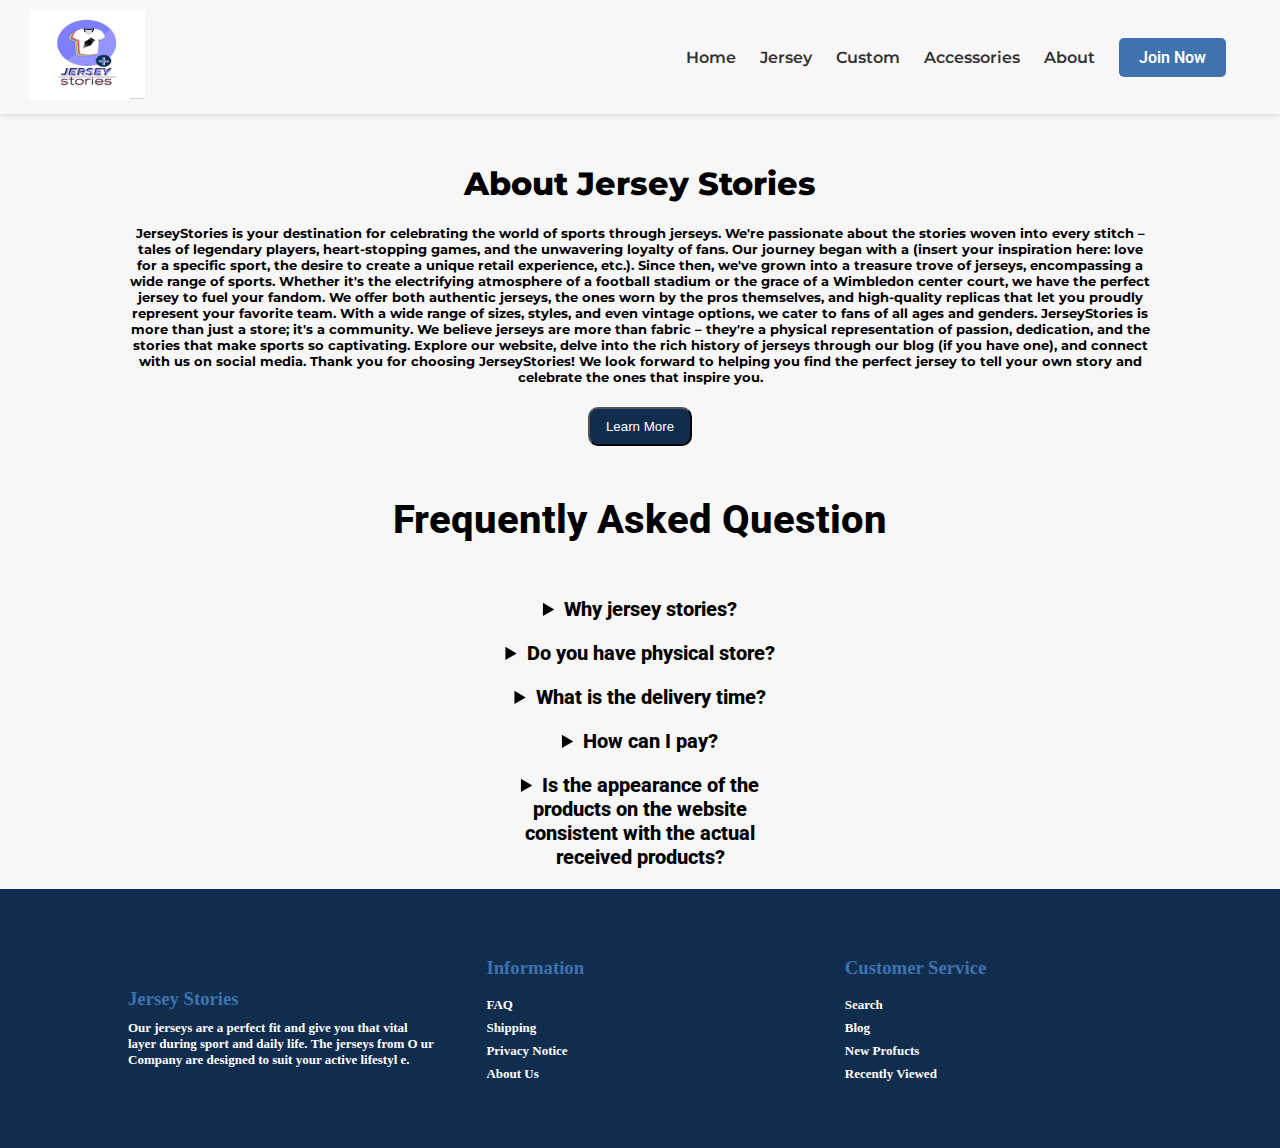
<file: about us2.html>
<!DOCTYPE html>
<html lang="en">

<head>
  <meta charset="UTF-8" />
  <meta name="viewport" content="width=device-width, initial-scale=1.0" />
  <title>About Us</title>
  <link rel="stylesheet" href="style.css" />
  <!-- Google Fonts -->
  <link rel="preconnect" href="https://fonts.googleapis.com" />
  <link rel="preconnect" href="https://fonts.gstatic.com" crossorigin />
  <link
    href="https://fonts.googleapis.com/css2?family=Montserrat:ital,wght@0,100..900;1,100..900&family=Playfair+Display:ital,wght@0,400..900;1,400..900&family=Roboto:ital,wght@0,100;0,300;0,400;0,500;0,700;0,900;1,100;1,300;1,400;1,500;1,700;1,900&display=swap"
    rel="stylesheet" />
  <!-- FontAwesomeCDN -->
  <link rel="stylesheet" href="https://cdnjs.cloudflare.com/ajax/libs/font-awesome/6.5.2/css/all.min.css"
    integrity="sha512-SnH5WK+bZxgPHs44uWIX+LLJAJ9/2PkPKZ5QiAj6Ta86w+fsb2TkcmfRyVX3pBnMFcV7oQPJkl9QevSCWr3W6A=="
    crossorigin="anonymous" referrerpolicy="no-referrer" />
</head>

<body>
  <nav class="navbar">
    <div class="JS-logo">
      <img src="img/logo.jpg" />
    </div>

    <ul class="menu">
      <a href=""></a>
      <li><a href="index.html">Home</a></li>
      <li><a href="Jersey Collection.html">Jersey</a></li>
      <li><a href="custom.html">Custom</a></li>
      <li><a href="Accessries.html">Accessories</a></li>
      
      <li><a href="about us2.html">About</a></li>

      <li>
        <a href="login.html"><span class="btn">Join Now</span></a>
      </li>
      <li>
        <a href=""><i class="fa-solid fa-bag-shopping"></i></a>
      </li>
    </ul>
  </nav>
  <div class="about-main">
    <div>
      <h1>About Jersey Stories</h1>
    </div>
    <div>
      <h5>
        JerseyStories is your destination for celebrating the world of sports
        through jerseys. We're passionate about the stories woven into every
        stitch – tales of legendary players, heart-stopping games, and the
        unwavering loyalty of fans. Our journey began with a (insert your
        inspiration here: love for a specific sport, the desire to create a
        unique retail experience, etc.). Since then, we've grown into a
        treasure trove of jerseys, encompassing a wide range of sports.
        Whether it's the electrifying atmosphere of a football stadium or the
        grace of a Wimbledon center court, we have the perfect jersey to fuel
        your fandom. We offer both authentic jerseys, the ones worn by the
        pros themselves, and high-quality replicas that let you proudly
        represent your favorite team. With a wide range of sizes, styles, and
        even vintage options, we cater to fans of all ages and genders.
        JerseyStories is more than just a store; it's a community. We believe
        jerseys are more than fabric – they're a physical representation of
        passion, dedication, and the stories that make sports so captivating.
        Explore our website, delve into the rich history of jerseys through
        our blog (if you have one), and connect with us on social media. Thank
        you for choosing JerseyStories! We look forward to helping you find
        the perfect jersey to tell your own story and celebrate the ones that
        inspire you.
      </h5>
    </div>
    <div card-btn>
      <button class="abbtn">Learn More</button>
    </div>
  </div>

  <div>
    <h4 style="font-size: 40px;
                       text-align: center;
                        font-weight: 800; 
                        font-family: roboto;
                        margin-top: 0;">Frequently Asked Question</h4>
  </div>

  <div> 
    <details>
      <summary class="summary">Why jersey stories? </summary>
      <p>Jersey Stories is the best online sportswear store in Bangladesh, offering a wide selection of high-quality
        Thai jersey products for football fans. Our focus is on providing our customers with the best products at the
        most affordable prices, and we are committed to excellence in everything we do. Jersey Stories are proud to
        sell A-Grade replica/ Thai jerseys of some of the biggest and most popular football clubs in Europe, including
        the English Premier League, La Liga, Serie A, and League 1. These jerseys are imported from Thailand and
        Taiwan, and are made to the highest standards of quality. We don’t sell any locally manufactured jerseys, so
        you can be confident that you are getting the real deal when you shop with us.</p>
    </details>
    <details>
      <summary class="summary">Do you have physical store?</summary>
      <p>Not particularly but we do have our office from where we operate the whole business. It's located at
        683/9,North Kafrul,Dhaka Cant.</p>
    </details>
    <details>
      <summary class="summary">What is the delivery time? </summary>
      <p>Delivery time: 1-4 days after the confirmation of your order.</p>
    </details>
    <details>
      <summary class="summary">How can I pay?</summary>
       
        <p>We have now 2 payment gateways including Cash on Delivery which is more popular and people in Bangladesh always choose to select COD over advance payment. However, you can pay through BKash and Nagad. </details>
    <details>
      <summary class="summary">Is the appearance of the products on the website consistent with the actual received products?</summary>
      <p>We go to great lengths to make sure that the things that are shown on our website accurately reflect the items that you will get. To help you comprehend the look and features of our goods, we work hard to offer you with clear photographs and thorough product descriptions.</p>
    </details>
  </div>


  <!-- FOOTER SECTION -->
  <footer>
    <div class="container">
      <div class="column">
        <h3>Jersey Stories</h3>
        <p>
          Our jerseys are a perfect fit and give you that vital layer during
          sport and daily life. The jerseys from O ur Company are designed to
          suit your active lifestyl e.
        </p>
      </div>
      <div class="column">
        <h3>Information</h3>
        <ul>
          <li><a href="#">FAQ</a></li>
          <li><a href="#">Shipping </a></li>
          <li><a href="#">Privacy Notice</a></li>
          <li><a href="#">About Us</a></li>
        </ul>
      </div>
      <div class="column">
        <h3>Customer Service</h3>
        <ul>
          <li><a href="#">Search</a></li>
          <li><a href="#">Blog</a></li>
          <li><a href="#new-arrival">New Profucts</a></li>
          <li><a href="#">Recently Viewed</a></li>
        </ul>
      </div>
    </div>
  </footer>
</body>

</html>
</file>
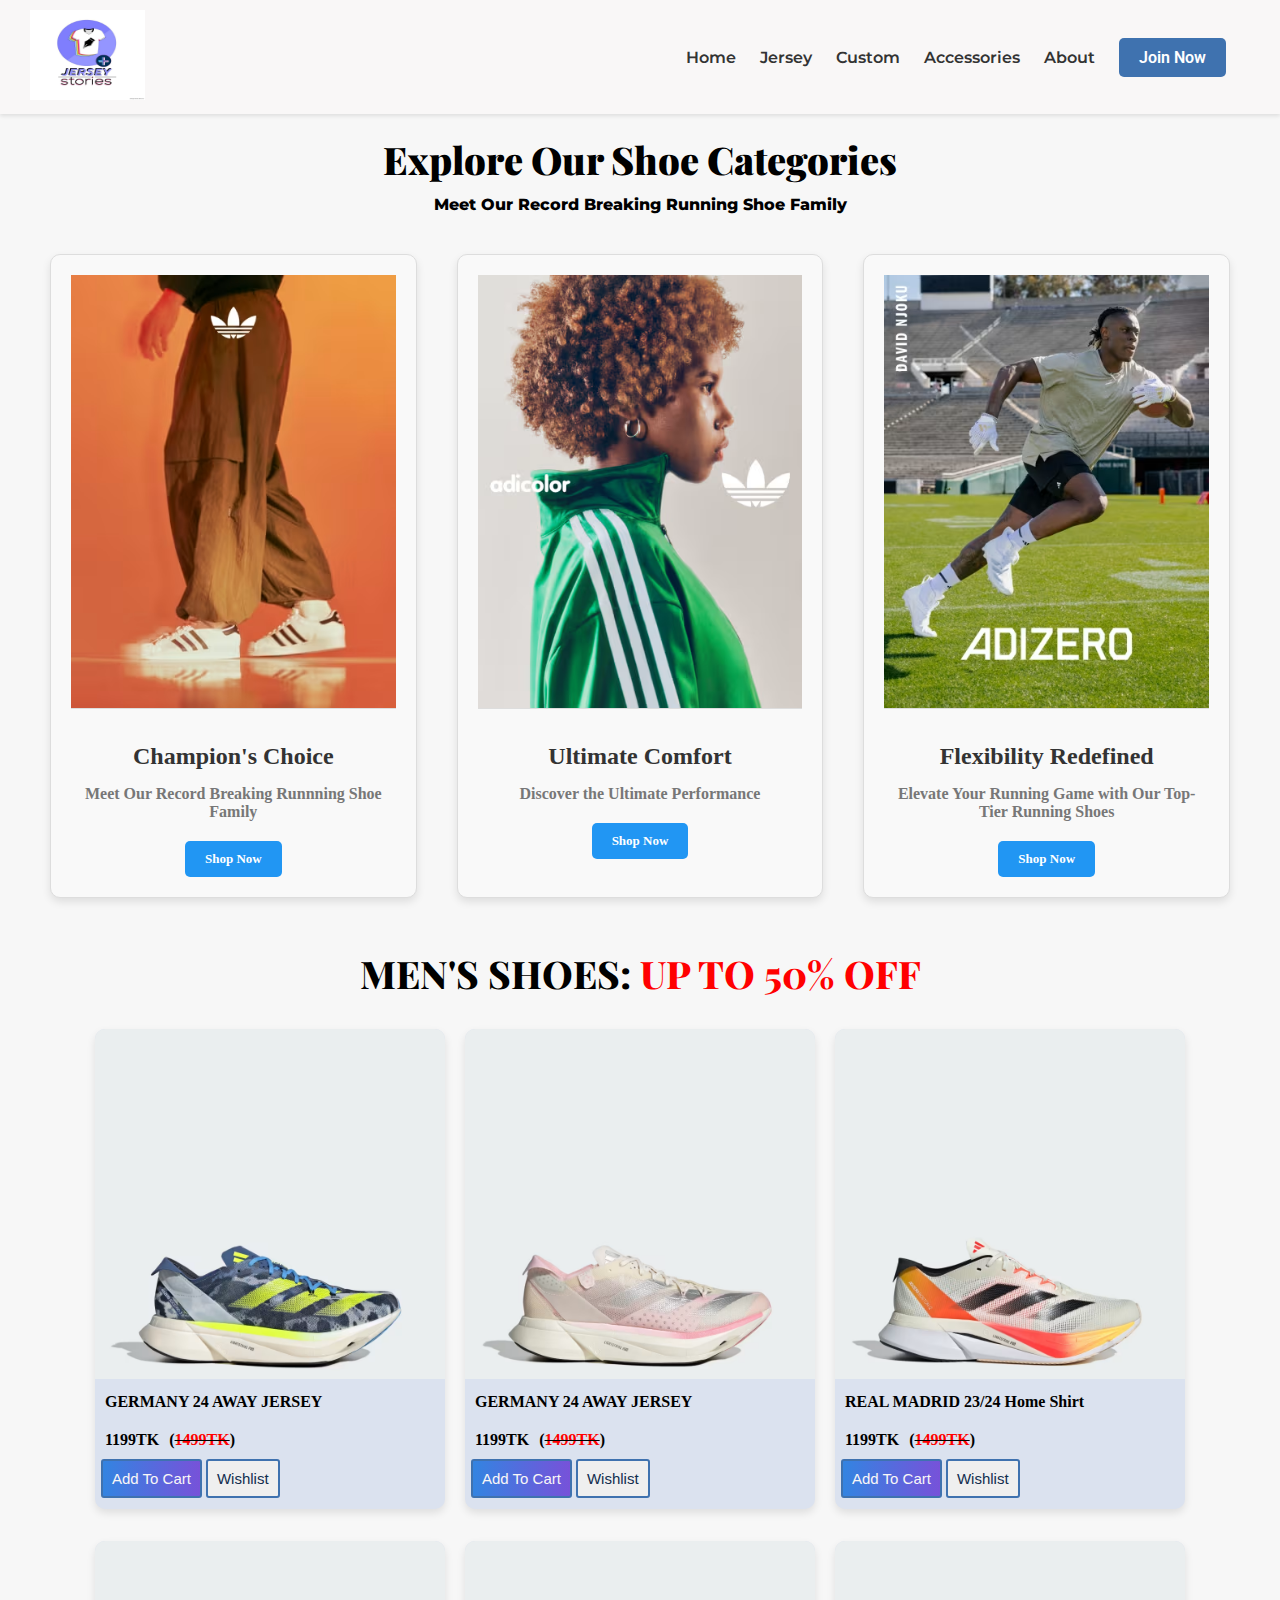
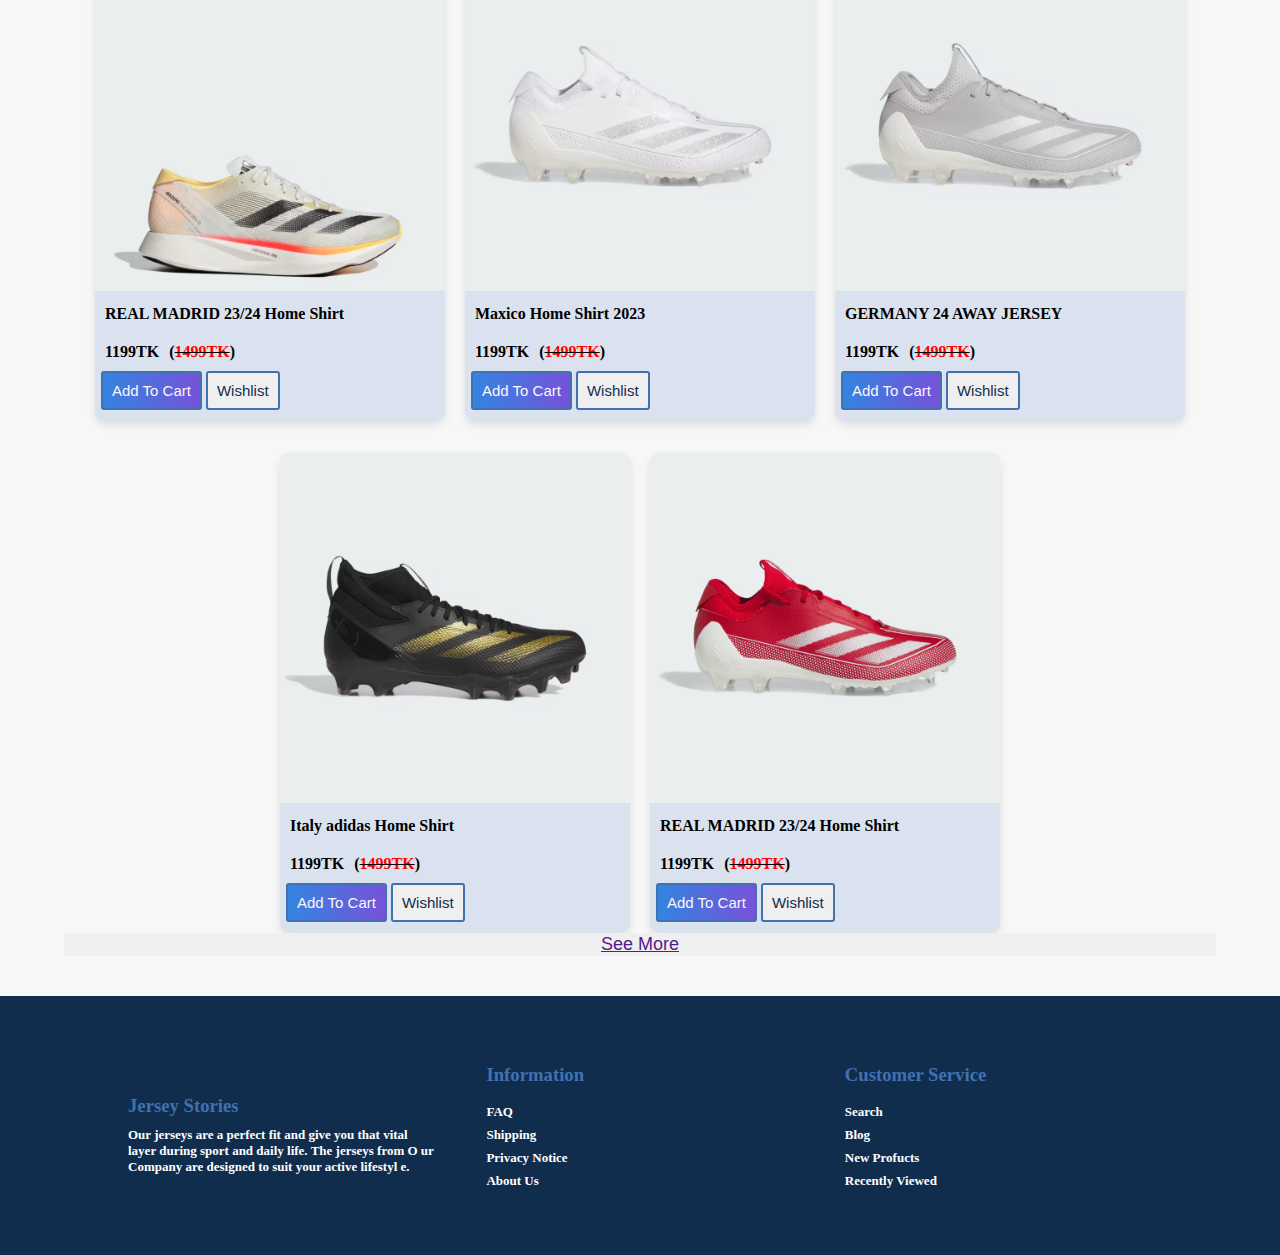
<file: Accessries.html>
<!DOCTYPE html>
<html lang="en">
  <head>
    <meta charset="UTF-8" />
    <meta name="viewport" content="width=device-width, initial-scale=1.0" />
    <title>Accessories</title>
     <!-- Google Fonts -->
  <link rel="preconnect" href="https://fonts.googleapis.com" />
  <link rel="preconnect" href="https://fonts.gstatic.com" crossorigin />
  <link
    href="https://fonts.googleapis.com/css2?family=Montserrat:ital,wght@0,100..900;1,100..900&family=Playfair+Display:ital,wght@0,400..900;1,400..900&family=Roboto:ital,wght@0,100;0,300;0,400;0,500;0,700;0,900;1,100;1,300;1,400;1,500;1,700;1,900&display=swap"
    rel="stylesheet" />
  <!-- FontAwesomeCDN -->
  <link rel="stylesheet" href="https://cdnjs.cloudflare.com/ajax/libs/font-awesome/6.5.2/css/all.min.css"
    integrity="sha512-SnH5WK+bZxgPHs44uWIX+LLJAJ9/2PkPKZ5QiAj6Ta86w+fsb2TkcmfRyVX3pBnMFcV7oQPJkl9QevSCWr3W6A=="
    crossorigin="anonymous" referrerpolicy="no-referrer" />
    <link rel="stylesheet" href="style.css" />
  </head>
  <body>
    <nav class="navbar">
      <div class="JS-logo">
        <img
          src="img/logo.jpg"
        
        />
      </div>

      <ul class="menu">
        <a href=""></a>
        <li><a href="">Home</a></li>
        <li><a href="Jersey Collection.html">Jersey</a></li>
        <li><a href="custom.html">Custom</a></li>
        <li><a href="Accessries.html">Accessories</a></li>
        <li><a href="about us2.html">About</a></li>
        <li><a href="login.html"><span class="btn">Join Now</span></a></li>
        <li>
          <a href=""><i class="fa-solid fa-bag-shopping"></i></a>
        </li>
      </ul>
    </nav>

<!-- catagaries -->
 <!-- Card Section -->
 <div class="catainfo">
  <div class="shoecat-h1">
    <h1>Explore Our Shoe Categories</h1>

  </div>
  <div class="p">
    <p>Meet Our Record Breaking Running Shoe Family</p>

  </div>

 </div>
 
 <div class="shoe-cat">
  <div class="card">
    <img
    src="image/Accessories/a1.avif"
    alt="New Arrival"
  />
  <h3>Champion's Choice</h3>
      <p>Meet Our Record Breaking Runnning Shoe Family</p>
      <a href="#" class="shop-now">Shop Now</a>
  </div>
  <div class="card">
    <img
    src="image/Accessories/a4.avif"
    alt="New Arrival"
  />
  <h3>Ultimate Comfort</h3>
      <p>Discover the Ultimate Performance </p>
      <a href="#" class="shop-now">Shop Now</a>
  </div>
  <div class="card">
    <img
    src="image/Accessories/a3.avif"
    alt="New Arrival"
  />
  <h3>Flexibility Redefined</h3>
      <p>Elevate Your Running Game with Our Top-Tier Running Shoes</p>
      <a href="#" class="shop-now">Shop Now</a>
  </div>
</div>











    <!-- Football Boots -->
    <h1 class="acc-h1">MEN'S SHOES: <span>UP TO 50% OFF </span></h1>
    <div class="acc-main">
     
      <div class="acc-boots">
        <!-- Cards -->
        <div class="cards-container">
          <div class="card">
            <img
              src="image/Accessories/ADIZER_IG6441_HM1.avif"
              alt="New Arrival"
            />
            <p class="card-details">GERMANY 24 AWAY JERSEY</p>
            <div class="cardtxt">
              <p class="card-details">1199TK</p>
              <p>
                (<del><span>1499TK</span></del
                >)
              </p>
            </div>
            <div class="card-btn">
              <button class="addToCart">Add To Cart</button>
              <button class="wish-btn">Wishlist</button>
            </div>
          </div>

          <div class="card">
            <img src="image/Accessories/ADIZERO.avif" alt="New Arrival" />
            <p class="card-details">GERMANY 24 AWAY JERSEY</p>
            <div class="cardtxt">
              <p class="card-details">1199TK</p>
              <p>
                (<del><span>1499TK</span></del
                >)
              </p>
            </div>
            <div class="card-btn">
              <button class="addToCart">Add To Cart</button>
              <button class="wish-btn">Wishlist</button>
            </div>
          </div>

          <div class="card">
            <img
              src="image/Accessories/AdizeroIG3320_HM1.avif"
              alt="New Arrival"
            />
            <p class="card-details">REAL MADRID 23/24 Home Shirt</p>
            <div class="cardtxt">
              <p class="card-details">1199TK</p>
              <p>
                (<del><span>1499TK</span></del
                >)
              </p>
            </div>
            <div class="card-btn">
              <button class="addToCart">Add To Cart</button>
              <button class="wish-btn">Wishlist</button>
            </div>
          </div>
          <div class="card">
            <img
              src="image/Accessories/ADIZEROIG8202_HM1.avif"
              alt="New Arrival"
            />
            <p class="card-details">REAL MADRID 23/24 Home Shirt</p>
            <div class="cardtxt">
              <p class="card-details">1199TK</p>
              <p>
                (<del><span>1499TK</span></del
                >)
              </p>
            </div>
            <div class="card-btn">
              <button class="addToCart">Add To Cart</button>
              <button class="wish-btn">Wishlist</button>
            </div>
          </div>
  

          <div class="card">
            <img
              src="image/Accessories/Adizero2425_01_standard.avif"
              alt="New Arrival"
            />

            <p class="card-details">Maxico Home Shirt 2023</p>
            <div class="cardtxt">
              <p class="card-details">1199TK</p>
              <p>
                (<del><span>1499TK</span></del
                >)
              </p>
            </div>
            <div class="card-btn">
              <button class="addToCart">Add To Cart</button>
              <button class="wish-btn">Wishlist</button>
            </div>
          </div>

          <div class="card">
            <img
              src="image/Accessories/Adizero7_01_standard.avif"
              alt="New Arrival"
            />
            <p class="card-details">GERMANY 24 AWAY JERSEY</p>
            <div class="cardtxt">
              <p class="card-details">1199TK</p>
              <p>
                (<del><span>1499TK</span></del
                >)
              </p>
            </div>
            <div class="card-btn">
              <button class="addToCart">Add To Cart</button>
              <button class="wish-btn">Wishlist</button>
            </div>
          </div>

          <div class="card">
            <img
              src="image/Accessories/Adizero__IF2486_01_standard.avif"
              alt="New Arrival"
            />
            <p class="card-details">Italy adidas Home Shirt</p>
            <div class="cardtxt">
              <p class="card-details">1199TK</p>
              <p>
                (<del><span>1499TK</span></del
                >)
              </p>
            </div>
            <div class="card-btn">
              <button class="addToCart">Add To Cart</button>
              <button class="wish-btn">Wishlist</button>
            </div>
          </div>
          <div class="card">
            <img
              src="image/Accessories/AdizeroIF2428_01_standard.avif"
              alt="New Arrival"
            />
            <p class="card-details">REAL MADRID 23/24 Home Shirt</p>
            <div class="cardtxt">
              <p class="card-details">1199TK</p>
              <p>
                (<del><span>1499TK</span></del
                >)
              </p>
            </div>
            <div class="card-btn">
              <button class="addToCart">Add To Cart</button>
              <button class="wish-btn">Wishlist</button>
            </div>
          </div>
        </div>
        <!-- Button -->
        
        <div class="button-container">
        <!-- <a href=""><button class="btnjs">See More</button></a>   -->
        <button  class="btnjs"> <a href="">See More</a></button>
        </div>
      </div>
    </div>




<div class="see-main">
  
</div>






























    <!-- FOOTER SECTION -->
    <footer>
      <div class="container">
        <div class="column">
          <h3>Jersey Stories</h3>
          <p>
            Our jerseys are a perfect fit and give you that vital layer during
            sport and daily life. The jerseys from O ur Company are designed to
            suit your active lifestyl e.
          </p>
        </div>
        <div class="column">
          <h3>Information</h3>
          <ul>
            <li><a href="#">FAQ</a></li>
            <li><a href="#">Shipping </a></li>
            <li><a href="#">Privacy Notice</a></li>
            <li><a href="#">About Us</a></li>
          </ul>
        </div>
        <div class="column">
          <h3>Customer Service</h3>
          <ul>
            <li><a href="#">Search</a></li>
            <li><a href="#">Blog</a></li>
            <li><a href="#new-arrival">New Profucts</a></li>
            <li><a href="#">Recently Viewed</a></li>
          </ul>
        </div>
      </div>
    </footer>



<script src="script.js"></script>
  </body>
</html>
</file>
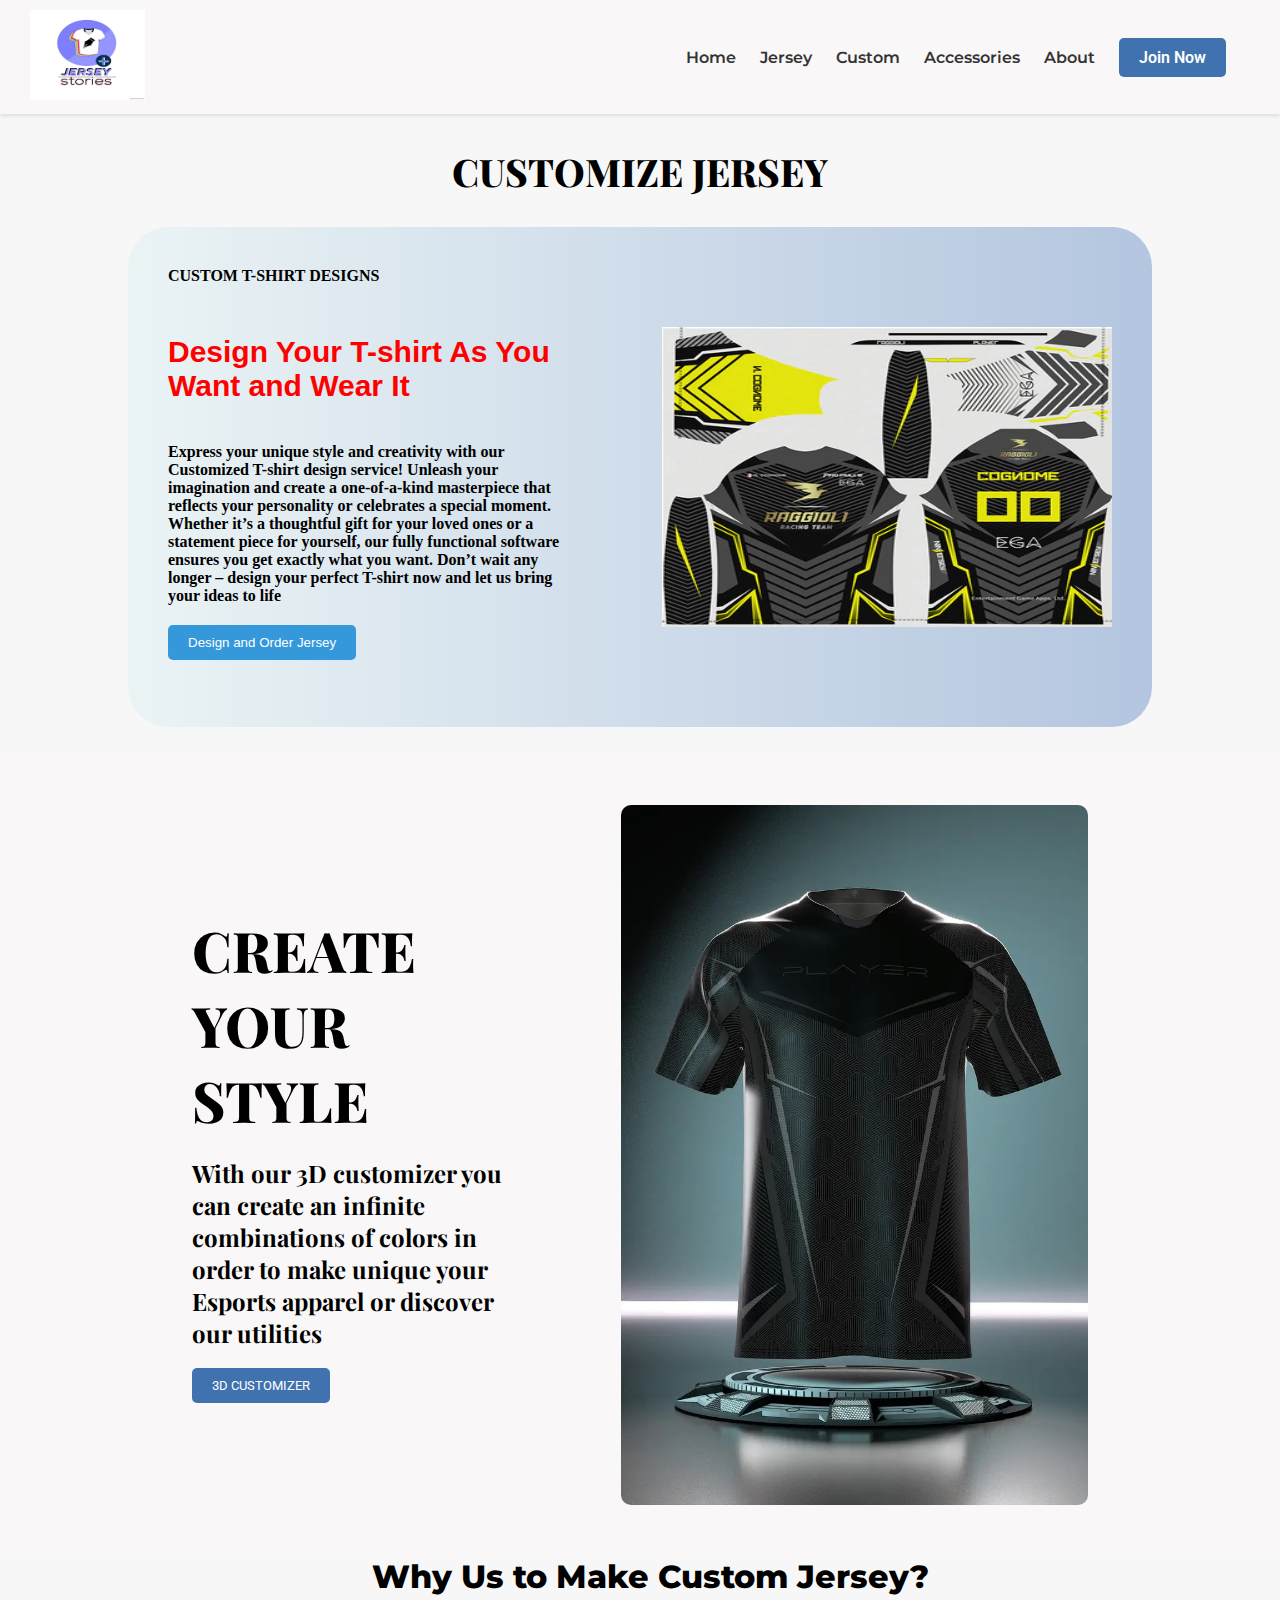
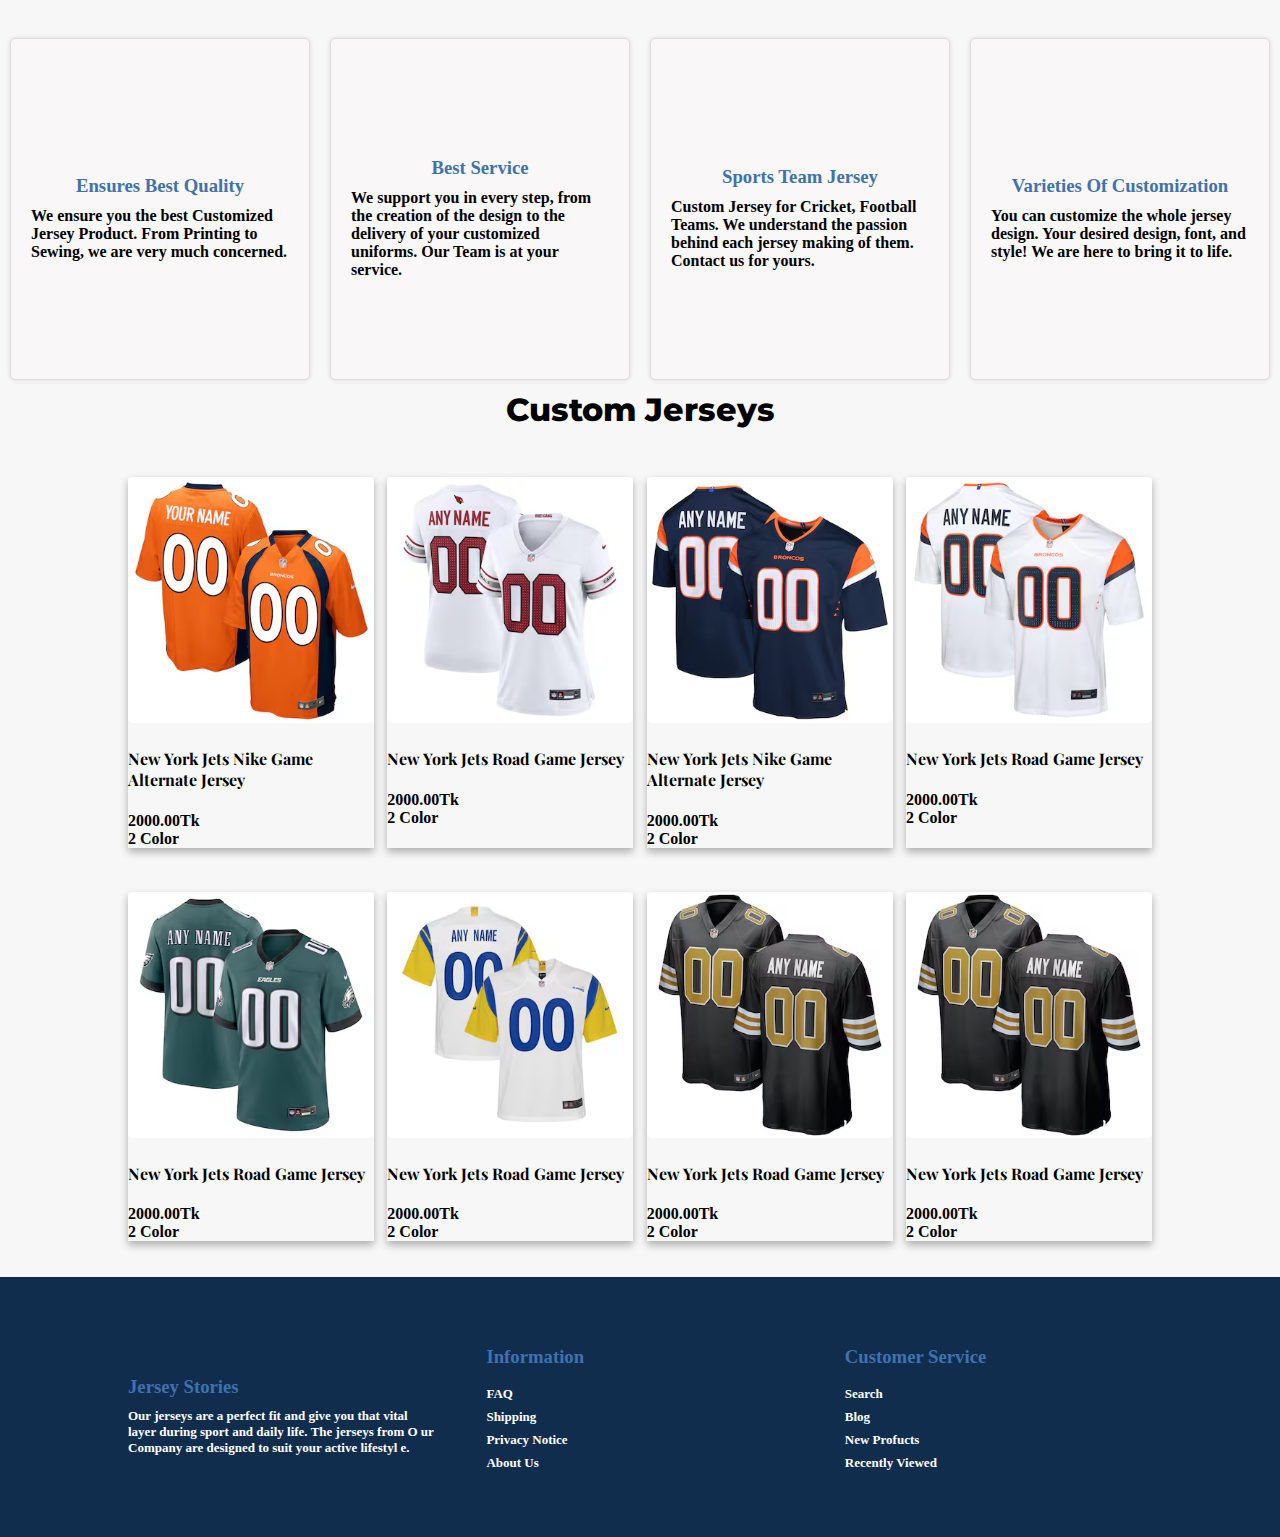
<file: custom.html>
<!DOCTYPE html>
<html>
  <head>
    <link
      rel="stylesheet"
      href="https://cdnjs.cloudflare.com/ajax/libs/font-awesome/6.1.1/css/all.min.css"
      integrity="sha512-KfkfwYDsLkIlwQp6LFnl8zNdLGxu9YAA1QvwINks4PhcElQSvqcyVLLD9aMhXd13uQjoXtEKNosOWaZqXgel0g=="
      crossorigin="anonymous"
      referrerpolicy="no-referrer"
    />
    <script
      src="https://cdnjs.cloudflare.com/ajax/libs/jquery/3.6.0/jquery.min.js"
      integrity="sha512-894YE6QWD5I59HgZOGReFYm4dnWc1Qt5NtvYSaNcOP+u1T9qYdvdihz0PPSiiqn/+/3e7Jo4EaG7TubfWGUrMQ=="
      crossorigin="anonymous"
      referrerpolicy="no-referrer"
    ></script>
      <!-- Google Fonts -->
  <link rel="preconnect" href="https://fonts.googleapis.com" />
  <link rel="preconnect" href="https://fonts.gstatic.com" crossorigin />
  <link
    href="https://fonts.googleapis.com/css2?family=Montserrat:ital,wght@0,100..900;1,100..900&family=Playfair+Display:ital,wght@0,400..900;1,400..900&family=Roboto:ital,wght@0,100;0,300;0,400;0,500;0,700;0,900;1,100;1,300;1,400;1,500;1,700;1,900&display=swap"
    rel="stylesheet" />
  <!-- FontAwesomeCDN -->
  <link rel="stylesheet" href="https://cdnjs.cloudflare.com/ajax/libs/font-awesome/6.5.2/css/all.min.css"
    integrity="sha512-SnH5WK+bZxgPHs44uWIX+LLJAJ9/2PkPKZ5QiAj6Ta86w+fsb2TkcmfRyVX3pBnMFcV7oQPJkl9QevSCWr3W6A=="
    crossorigin="anonymous" referrerpolicy="no-referrer" />
    <title>Customize Jersey</title>
    <link rel="stylesheet" href="style.css" />
  </head>

  <body>
    <nav class="navbar">
      <div class="JS-logo">
        <img
          src="img/logo.jpg"
        
        />
      </div>

      <ul class="menu">
        <a href=""></a>
        <li><a href="index.html">Home</a></li>
        <li><a href="Jersey Collection.html">Jersey</a></li>
        <li><a href="custom.html">Custom</a></li>
        <li><a href="Accessries.html">Accessories</a></li>
        <li><a href="about us2.html">About</a></li>
        <li><a href="login.html"><span class="btn">Join Now</span></a></li>
        <li>
          <a href=""><i class="fa-solid fa-bag-shopping"></i></a>
        </li>
      </ul>
    </nav>

    <div>
      <h1 class="topper flexCol">CUSTOMIZE JERSEY</h1>
    </div>
    <!-- Custom tshirt -->

    <div class="custom">
      <div class="custom-main">
        <div class="txt">
          <p style="margin-bottom: 50px">CUSTOM T-SHIRT DESIGNS</p>
          <h4>Design Your T-shirt As You Want and Wear It</h4>
          <p >
            Express your unique style and creativity with our Customized T-shirt
            design service! Unleash your imagination and create a one-of-a-kind
            masterpiece that reflects your personality or celebrates a special
            moment. Whether it’s a thoughtful gift for your loved ones or a
            statement piece for yourself, our fully functional software ensures
            you get exactly what you want. Don’t wait any longer – design your
            perfect T-shirt now and let us bring your ideas to life
          </p>
          <div>
            <a href="form.html"><button>Design and Order Jersey</button></a>
          </div>
        </div>
        <div class="picture">
          <img src="image/esport_jersey_3_360x.webp" alt="" />
        </div>
      </div>
    </div>

    <!-- CustomPage/fabrics section -->

    <div class="threeD">
      <div class="td-main">
        <div class="td-left">
          <div class="thead">
            <h1>CREATE YOUR STYLE</h1>
            <h2>
              With our 3D customizer you can create an infinite combinations of
              colors in order to make unique your Esports apparel or discover
              our utilities
            </h2>
          </div>
          <div>
           <a href="edit.html"> <button class="btn">3D CUSTOMIZER</button></a>
          </div>
        </div>
        <div class="td-right">
          <div>
            <img src="image/3D.webp" alt="" />
          </div>
        </div>
      </div>
    </div>


  
  


    <div class="custom-container" id="#customize-container">
      <h1 class="cch1">Why Us to Make Custom Jersey?</h1>
      <div class="card-container">
        <div class="card">
          <div class="cicon"><i class="fa-solid fa-medal"></i></div>

          <h3>Ensures Best Quality</h3>
          <p>
            We ensure you the best Customized Jersey Product. From Printing to
            Sewing, we are very much concerned.
          </p>
        </div>

        <div class="card">
          <div class="cicon">  <i class="fa-solid fa-handshake"></i></div>
        
        
          <h3>Best Service</h3>
          <p>
            We support you in every step, from the creation of the design to the
            delivery of your customized uniforms. Our Team is at your service.
          </p>
        </div>

        <div class="card">
          <div class="cicon"> <i class="fa-solid fa-shirt"></i></div>
          <h3>Sports Team Jersey</h3>
          <p>
            Custom Jersey for Cricket, Football Teams. We understand the passion
            behind each jersey making of them. Contact us for yours.
          </p>
        </div>

        <div class="card">
          <div class="cicon"><i class="fa-solid fa-toolbox"></i></div>
          <h3>Varieties Of Customization</h3>
          <p>
            You can customize the whole jersey design. Your desired design, font, and style! We are here to bring it to life.
          </p>
        </div>
      </div>
    </div>















<!-- Customized jerseys -->
<div class="Custom-Jerseys flexCol">
  <h1>Custom Jerseys</h1>
  <div class="product-cards">
    <div class="product-card">
      <div class="footw-img">
        <img src="image/customJersey1.avif" alt="" />
      </div>

      <div class="info">
        <h4>New York Jets Nike Game Alternate Jersey</h4>
     
        <p>2000.00Tk</p>
        <p>2 Color</p>
      </div>
    </div>

    <div class="product-card">
      <img src="image/customJersey2.avif" alt="" />
      <div class="info">
        <h4>New York Jets Road Game Jersey</h4>
    
        <p>2000.00Tk</p>
        <p>2 Color</p>
      </div>
    </div>
    <div class="product-card">
      <img src="image/customJersey3.avif" alt="" />
      <div class="info">
        <h4>New York Jets Nike Game Alternate Jersey</h4>
      
        <p>2000.00Tk</p>
        <p>2 Color</p>
      </div>
    </div>
    <div class="product-card">
      <img src="image/customJersey4.avif" alt="" />
      <div class="info">
        <h4>New York Jets Road Game Jersey</h4>
      
        <p>2000.00Tk</p>
        <p>2 Color</p>
      </div>
    </div>
    <div class="product-card">
      <img src="image/customJersey5.avif" alt="" />
      <div class="info">
        <h4>New York Jets Road Game Jersey</h4>
      
        <p>2000.00Tk</p>
        <p>2 Color</p>
      </div>
    </div>
    <div class="product-card">
      <img src="image/customJersey6.avif" alt="" />
      <div class="info">
        <h4>New York Jets Road Game Jersey</h4>
      
        <p>2000.00Tk</p>
        <p>2 Color</p>
      </div>
    </div>
    <div class="product-card">
      <img src="image/customJersey7.avif" alt="" />
      <div class="info">
        <h4>New York Jets Road Game Jersey</h4>
      
        <p>2000.00Tk</p>
        <p>2 Color</p>
      </div>
    </div>
    <div class="product-card">
      <img src="image/customJersey8.avif" alt="" />
      <div class="info">
        <h4>New York Jets Road Game Jersey</h4>
      
        <p>2000.00Tk</p>
        <p>2 Color</p>
      </div>
    </div>
  </div>
</div>


 
    















    <!-- Footer Section -->

    <footer>
      <div class="container">
        <div class="column">
          <h3>Jersey Stories</h3>
          <p>
            Our jerseys are a perfect fit and give you that vital layer during
            sport and daily life. The jerseys from O ur Company are designed to
            suit your active lifestyl e.
          </p>
        </div>
        <div class="column">
          <h3>Information</h3>
          <ul>
            <li><a href="#">FAQ</a></li>
            <li><a href="#">Shipping </a></li>
            <li><a href="#">Privacy Notice</a></li>
            <li><a href="#">About Us</a></li>
          </ul>
        </div>
        <div class="column">
          <h3>Customer Service</h3>
          <ul>
            <li><a href="#">Search</a></li>
            <li><a href="#">Blog</a></li>
            <li><a href="#new-arrival">New Profucts</a></li>
            <li><a href="#">Recently Viewed</a></li>
          </ul>
        </div>
      </div>
    </footer>
  </body>
</html>
</file>
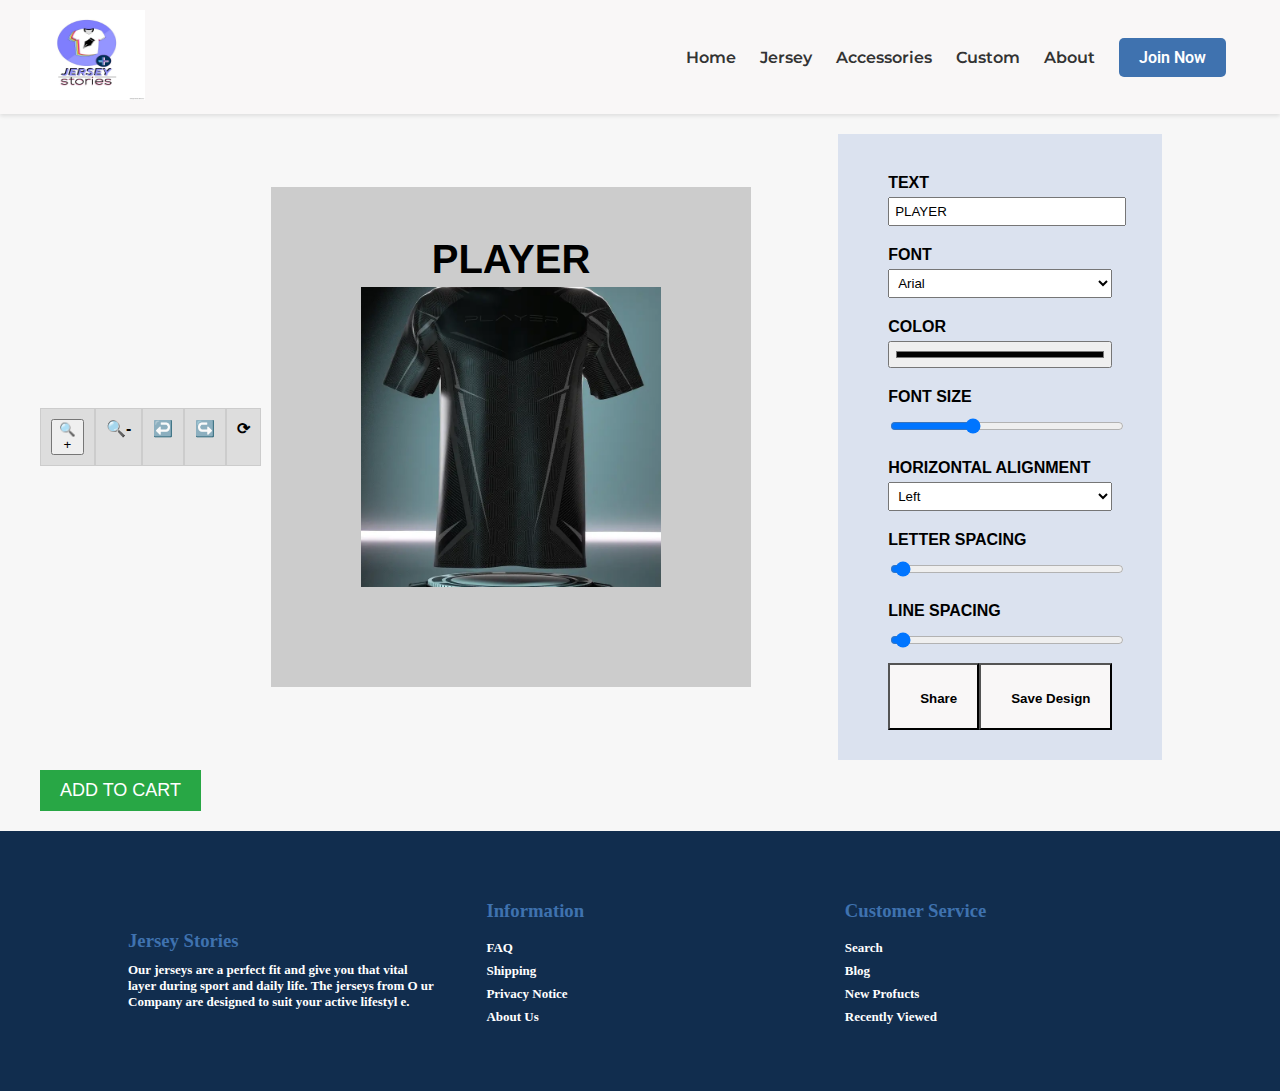
<file: edit.html>
<!DOCTYPE html>
<html lang="en">
<head>
    <meta charset="UTF-8">
    <meta name="viewport" content="width=device-width, initial-scale=1.0">
    <title>Jersey Design Editor</title>
    <link rel="stylesheet" href="style.css" />
  <!-- Google Fonts -->
  <link rel="preconnect" href="https://fonts.googleapis.com" />
  <link rel="preconnect" href="https://fonts.gstatic.com" crossorigin />
  <link
    href="https://fonts.googleapis.com/css2?family=Montserrat:ital,wght@0,100..900;1,100..900&family=Playfair+Display:ital,wght@0,400..900;1,400..900&family=Roboto:ital,wght@0,100;0,300;0,400;0,500;0,700;0,900;1,100;1,300;1,400;1,500;1,700;1,900&display=swap"
    rel="stylesheet" />
  <!-- FontAwesomeCDN -->
  <link rel="stylesheet" href="https://cdnjs.cloudflare.com/ajax/libs/font-awesome/6.5.2/css/all.min.css"
    integrity="sha512-SnH5WK+bZxgPHs44uWIX+LLJAJ9/2PkPKZ5QiAj6Ta86w+fsb2TkcmfRyVX3pBnMFcV7oQPJkl9QevSCWr3W6A=="
    crossorigin="anonymous" referrerpolicy="no-referrer" />
</head>
<body> 
    <nav class="navbar">
        <div class="JS-logo">
          <img
            src="img/logo.jpg"
          
          />
        </div>
  
        <ul class="menu">
          <a href=""></a>
          <li><a href="index.html">Home</a></li>
          <li><a href="Jersey Collection.html">Jersey</a></li>
          <li><a href="Accessries.html">Accessories</a></li>
          <li><a href="custom.html">Custom</a></li>
          <li><a href="about us2.html">About</a></li>
          <li><a href="login.html"><span class="btn">Join Now</span></a></li>
          <li>
            <a href=""><i class="fa-solid fa-bag-shopping"></i></a>
          </li>
        </ul>
      </nav>
    <div class="editing-panel">


   
    <div class="container">
        <div class="toolbar">
            <div class="tool" id="zoom-in"><button>🔍+</button></div>
            <div class="tool" id="zoom-out">🔍-</div>
            <div class="tool" id="undo">↩️</div>
            <div class="tool" id="redo">↪️</div>
            <div class="tool" id="reset">⟳</div>
            <div class="box"></div>
        </div>

        <div class="jersey-preview">
            <!-- <img src="download (6).png" alt="Jersey Preview" id="jersey-image">
            <div class="text-preview" id="text-preview">PLAYER</div> -->

            <div class="box">
                <div class="text-preview" id="text-preview">PLAYER</div> 
            </div>
        </div>

        <div class="editor">
            <!-- <div class="jersey-preview">
                <img src="download (1).png" alt="Jersey Preview" id="jersey-image">
                <div class="text-preview" id="text-preview">PLAYER</div>
            </div> -->

            <div class="controls">
                <div class="text-controls">
                    <label for="text">TEXT</label>
                    <input type="text" id="text" value="PLAYER" oninput="updateText()">

                    <label for="font">FONT</label>
                    <select id="font" onchange="updateFont()">
                        <option value="Arial">Arial</option>
                        <option value="Verdana">Verdana</option>
                        <option value="Brobot">Brobot</option>
                    </select>

                    <label for="color">COLOR</label>
                    <input type="color" id="color" value="#000000" onchange="updateColor()">

                    <label for="font-size">FONT SIZE</label>
                    <input type="range" id="font-size" min="10" max="100" value="40" oninput="updateFontSize()">

                    <label for="alignment">HORIZONTAL ALIGNMENT</label>
                    <select id="alignment" onchange="updateAlignment()">
                        <option value="left">Left</option>
                        <option value="center">Center</option>
                        <option value="right">Right</option>
                    </select>

                    <label for="letter-spacing">LETTER SPACING</label>
                    <input type="range" id="letter-spacing" min="0" max="100" value="0" oninput="updateLetterSpacing()">

                    <label for="line-spacing">LINE SPACING</label>
                    <input type="range" id="line-spacing" min="0" max="100" value="0" oninput="updateLineSpacing()">
                  <div class="btnshare">
                    <div class="box">
                        <button><i class="fa-solid fa-share-from-square"></i>Share</button>
                    </div>
                    <div class="box">
                        <button><i class="fa-solid fa-floppy-disk"></i>Save Design</button>
                    </div>

                  </div> 
                </div>
            </div>
        </div>
        <div class="share-save">
            <button class="add-to-cart">ADD TO CART</button>

        </div>

        
    </div>
</div>





<footer>
    <div class="container">
      <div class="column">
        <h3>Jersey Stories</h3>
        <p>
          Our jerseys are a perfect fit and give you that vital layer during
          sport and daily life. The jerseys from O ur Company are designed to
          suit your active lifestyl e.
        </p>
      </div>
      <div class="column">
        <h3>Information</h3>
        <ul>
          <li><a href="#">FAQ</a></li>
          <li><a href="#">Shipping </a></li>
          <li><a href="#">Privacy Notice</a></li>
          <li><a href="#">About Us</a></li>
        </ul>
      </div>
      <div class="column">
        <h3>Customer Service</h3>
        <ul>
          <li><a href="#">Search</a></li>
          <li><a href="#">Blog</a></li>
          <li><a href="#new-arrival">New Profucts</a></li>
          <li><a href="#">Recently Viewed</a></li>
        </ul>
      </div>
    </div>
  </footer>
    <script src="script.js"></script>
</body>
</html>
</file>
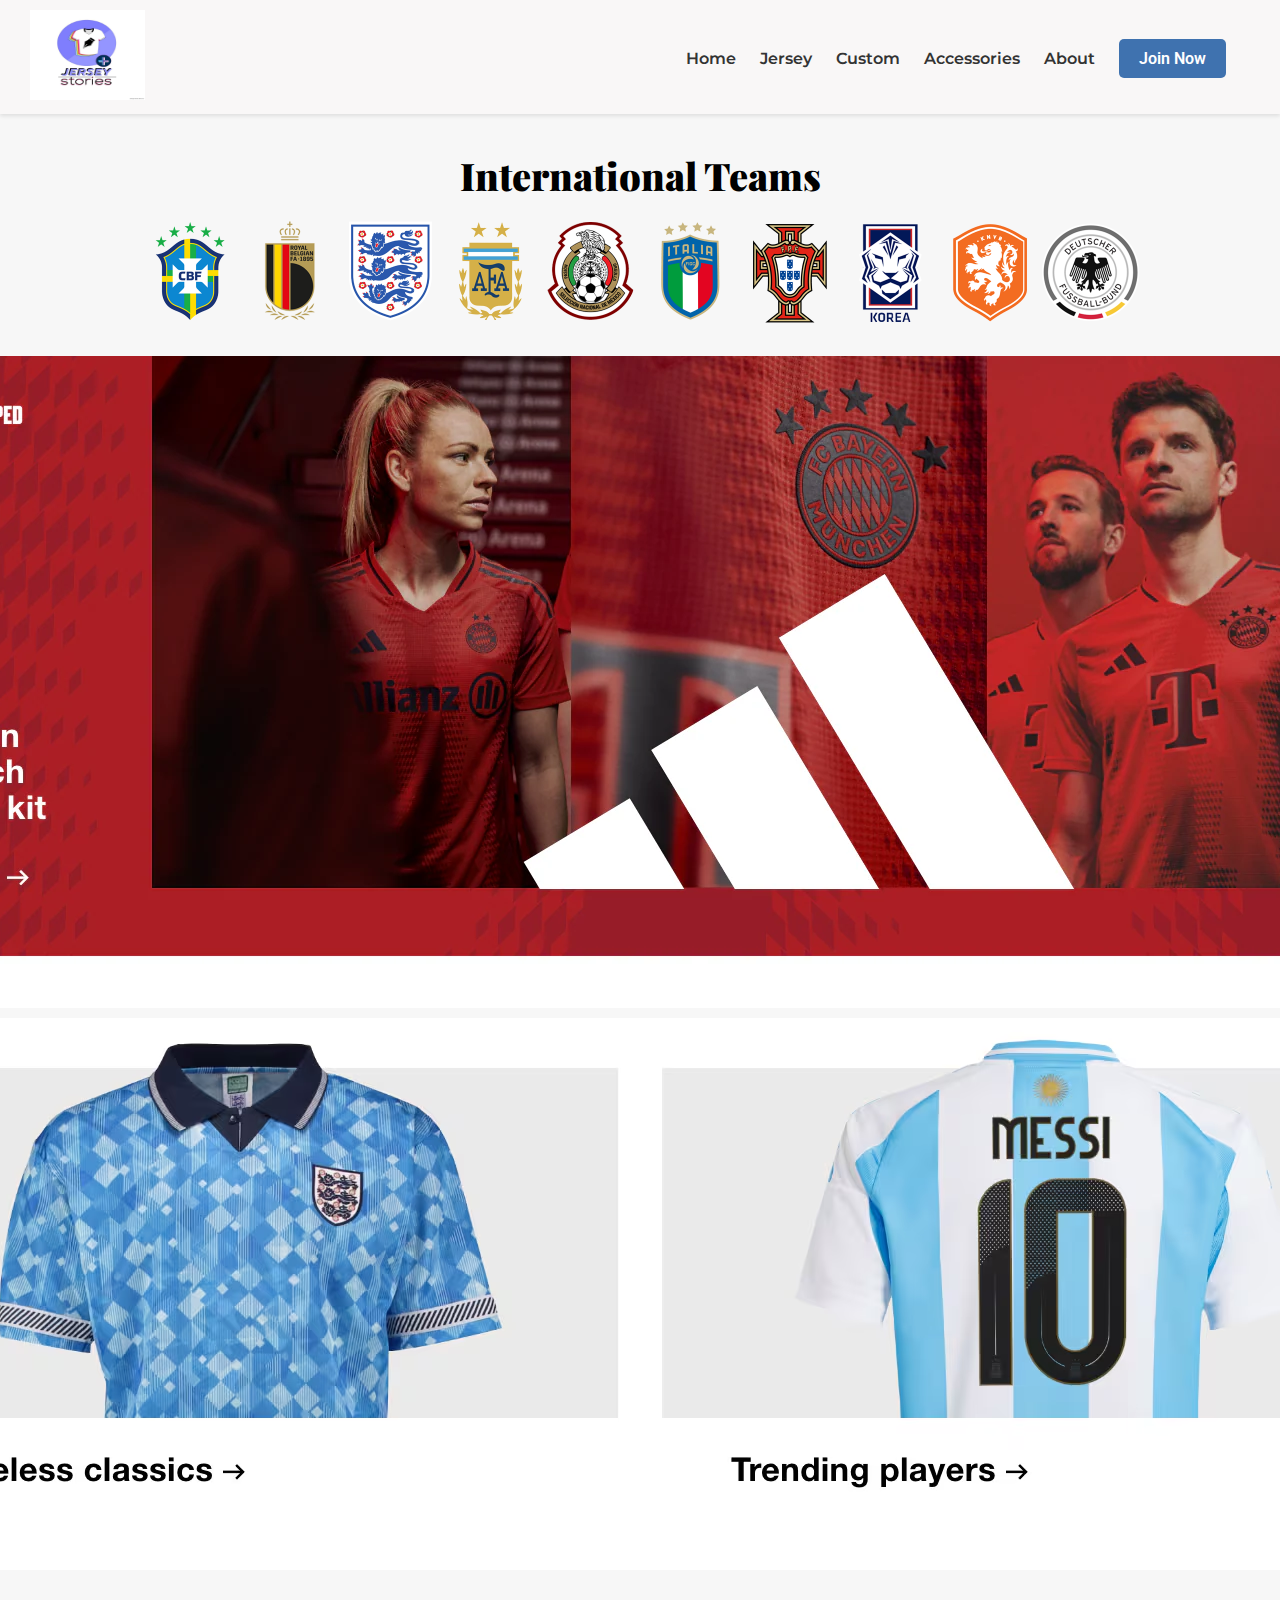
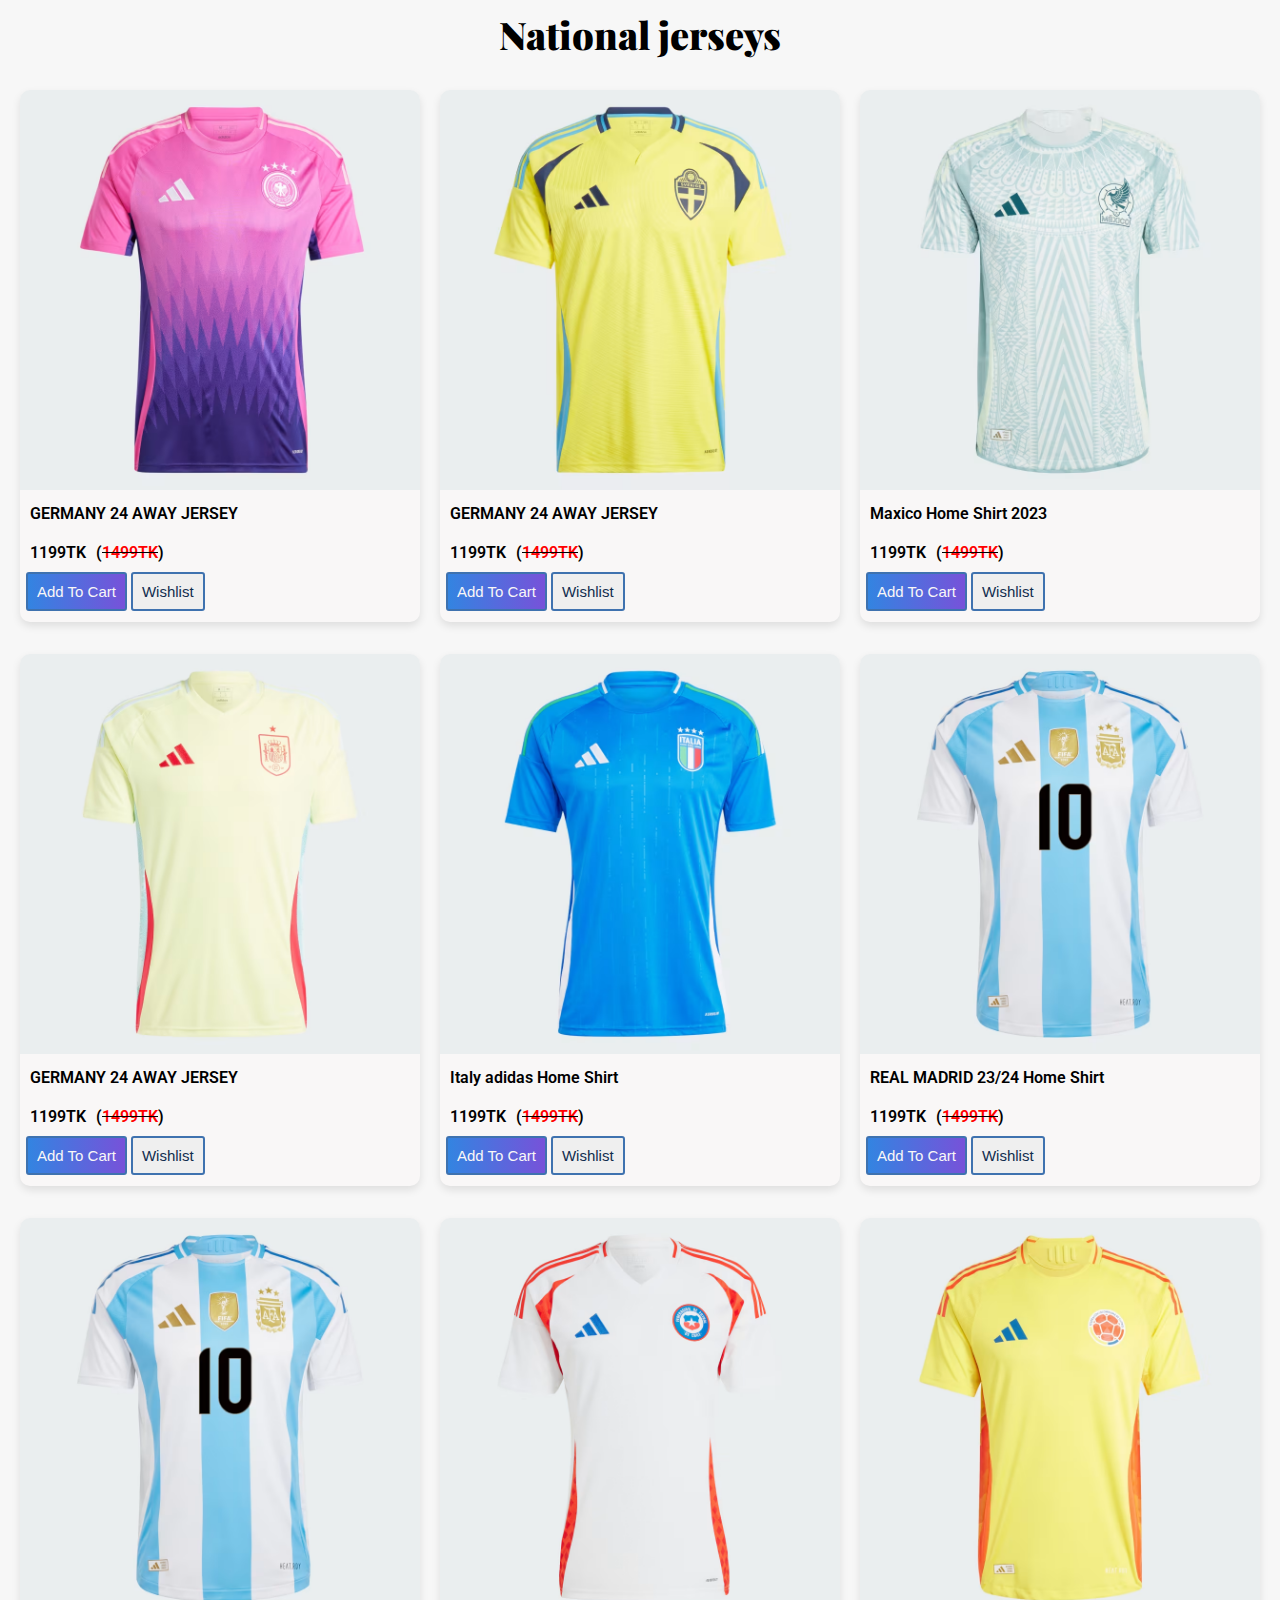
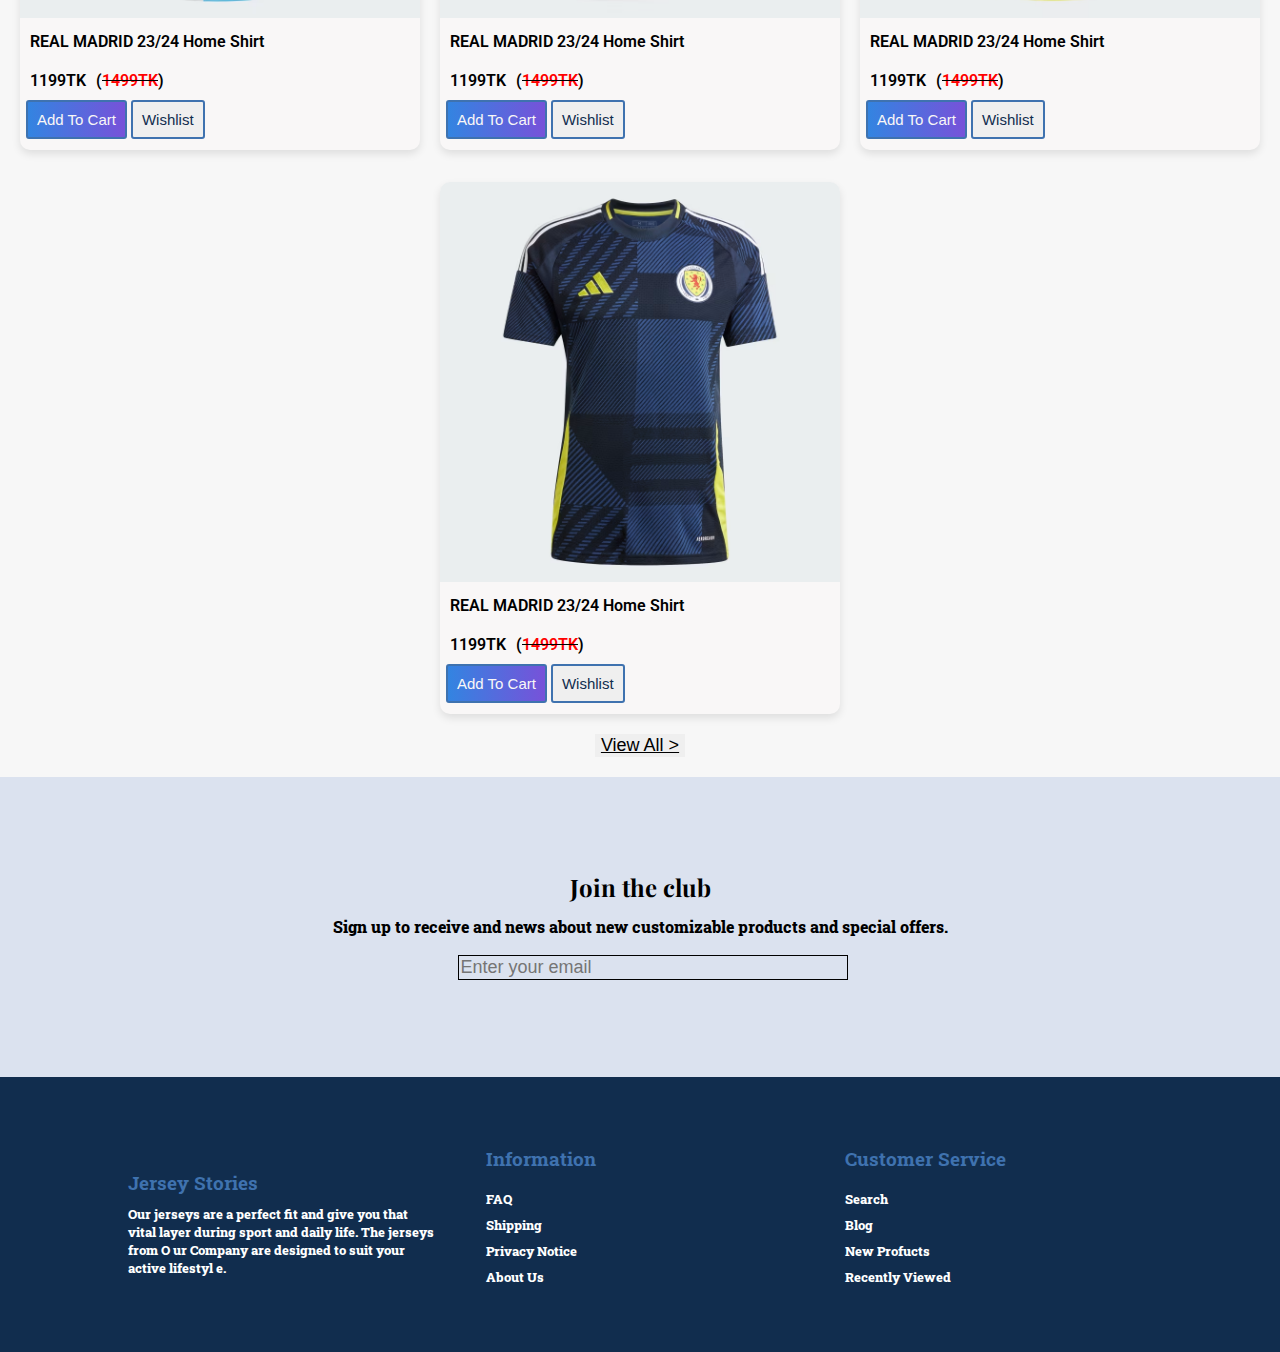
<file: Jersey Collection.html>
<!DOCTYPE html>
<html lang="en">

<head>
  <title>Home</title>
  <link rel="stylesheet" href="https://cdnjs.cloudflare.com/ajax/libs/font-awesome/6.1.1/css/all.min.css"
    integrity="sha512-KfkfwYDsLkIlwQp6LFnl8zNdLGxu9YAA1QvwINks4PhcElQSvqcyVLLD9aMhXd13uQjoXtEKNosOWaZqXgel0g=="
    crossorigin="anonymous" referrerpolicy="no-referrer" />
    <link rel="preconnect" href="https://fonts.googleapis.com" />
  <link rel="preconnect" href="https://fonts.gstatic.com" crossorigin />
  <link
    href="https://fonts.googleapis.com/css2?family=Montserrat:ital,wght@0,100..900;1,100..900&family=Playfair+Display:ital,wght@0,400..900;1,400..900&family=Roboto:ital,wght@0,100;0,300;0,400;0,500;0,700;0,900;1,100;1,300;1,400;1,500;1,700;1,900&display=swap"
    rel="stylesheet" />
  <script src="https://cdnjs.cloudflare.com/ajax/libs/jquery/3.6.0/jquery.min.js"
    integrity="sha512-894YE6QWD5I59HgZOGReFYm4dnWc1Qt5NtvYSaNcOP+u1T9qYdvdihz0PPSiiqn/+/3e7Jo4EaG7TubfWGUrMQ=="
    crossorigin="anonymous" referrerpolicy="no-referrer"></script>
  <link rel="preconnect" href="https://fonts.googleapis.com" />
  <link rel="preconnect" href="https://fonts.gstatic.com" crossorigin />
  <link href="https://fonts.googleapis.com/css2?family=Roboto+Slab:wght@100..900&display=swap" rel="stylesheet" />
 <link
    href="https://fonts.googleapis.com/css2?family=Montserrat:ital,wght@0,100..900;1,100..900&family=Playfair+Display:ital,wght@0,400..900;1,400..900&family=Roboto:ital,wght@0,100;0,300;0,400;0,500;0,700;0,900;1,100;1,300;1,400;1,500;1,700;1,900&display=swap"
    rel="stylesheet" />
  <link rel="stylesheet" href="style.css" />
</head>

<body>
  <nav class="navbar">
    <div class="JS-logo">
      <img src="img/logo.jpg" />
    </div>

    <ul class="menu">
      <a href=""></a>
      <li><a href="index.html">Home</a></li>
      <li><a href="Jersey Collection.html">Jersey</a></li>
      
      <li><a href="custom.html">Custom</a></li>
      <li><a href="Accessries.html">Accessories</a></li>
      <li><a href="about us.html">About</a></li>
      <li>
        <a href="login.html"><span class="btn">Join Now</span></a>
      </li>
      <li>
        <a href=""><i class="fa-solid fa-bag-shopping"></i></a>
      </li>
    </ul>
  </nav>

  <!-- ................... -->
  <!-- TeamLOgos -->
  <div class="teamlgo-main">
    <div class="teamlogoh1 flexCol">
      <h1>International Teams</h1>
    </div>
    <div class="teamlogo flexRow">
      <div class="flexRow"><a href="pages/brazil.html"><img src="image/teamLogos/tl1.svg" alt="" /></a></div>
      <div class="flexRow"><a href="pages/belgium.html"><img src="image/teamLogos/tl2.svg" alt="" /></a></div>
      <div class="flexRow"><a href="pages/england.html"><img src="image/teamLogos/tl11.svg" alt="" /></a></div>
      <div class="flexRow"><a href="pages/france.html"><img src="image/teamLogos/tl10.svg" alt="" /></a></div>
      <div class="flexRow"><a href=""><img src="image/teamLogos/tl5.svg" alt="" /></a></div>

      <div class="flexRow"><a href=""><img src="image/teamLogos/tl7.svg" alt="" /></a></div>
      <div class="flexRow"><img src="image/teamLogos/tl8.svg" alt="" /></div>
      <div class="flexRow"><img src="image/teamLogos/tl9.svg" alt="" /></div>
      <div class="flexRow"><img src="image/teamLogos/tl4.svg" alt="" /></div>
      <div class="flexRow"><img src="image/teamLogos/tl3.svg" alt="" /></div>
    </div>
  </div>
  <div class="dropped-main">
    <div class="justddropped">
      <div class="flexCol">
        <img src="image/jdbm.webp" alt="" />
      </div>
    </div>
  </div>

  <!-- ................... -->
  <div class="trendingP-main flexRow">
    <div class="left"><img src="image/Posters/Timeless_Classics.avif" alt=""></div>
    <div class="right"><img src="image/Posters/Trending_Players.avif" alt=""></div>
  </div>






  <!-- New Arrival -->
  <div class="heading flexRow">
    <h1>National jerseys</h1>

  </div>
  <div class="jc-national">

    <div class="cards-container">
      <div class="card">
        <img src="image/International/Germany_24_Away.avif" alt="New Arrival" />
        <p class="card-details">GERMANY 24 AWAY JERSEY</p>
        <div class="cardtxt">
          <p class="card-details">1199TK</p>
          <p>
            (<del><span>1499TK</span></del>)
          </p>
        </div>
        <div class="card-btn">
          <button class="addToCart ">Add To Cart</button>
          <button class="wish-btn">Wishlist</button>
        </div>
      </div>

      <div class="card">
        <img src="image/International/Sweden_24_Home.avif" alt="New Arrival" />
        <p class="card-details">GERMANY 24 AWAY JERSEY</p>
        <div class="cardtxt">
          <p class="card-details">1199TK</p>
          <p>
            (<del><span>1499TK</span></del>)
          </p>
        </div>
        <div class="card-btn">
          <button class="addToCart ">Add To Cart</button>
          <button class="wish-btn">Wishlist</button>
        </div>
      </div>


      <div class="card">
        <img src="image/International/Mexico_2024_Away_Authentic_Jersey_Green_IP6385_01_laydown.avif"
          alt="New Arrival" />

        <p class="card-details">Maxico Home Shirt 2023</p>
        <div class="cardtxt">
          <p class="card-details">1199TK</p>
          <p>
            (<del><span>1499TK</span></del>)
          </p>
        </div>
        <div class="card-btn">
          <button class="addToCart ">Add To Cart</button>
          <button class="wish-btn">Wishlist</button>
        </div>
      </div>



      <div class="card">
        <img src="image/International/Spain_24_Away_Jer.avif" alt="New Arrival" />
        <p class="card-details">GERMANY 24 AWAY JERSEY</p>
        <div class="cardtxt">
          <p class="card-details">1199TK</p>
          <p>
            (<del><span>1499TK</span></del>)
          </p>
        </div>
        <div class="card-btn">
          <button class="addToCart ">Add To Cart</button>
          <button class="wish-btn">Wishlist</button>
        </div>
      </div>













      <div class="card">
        <img src="image/International/Italy_24_Home_Jersey_Blue_IN0657_01_laydown.avif" alt="New Arrival" />
        <p class="card-details">Italy adidas Home Shirt</p>
        <div class="cardtxt">
          <p class="card-details">1199TK</p>
          <p>
            (<del><span>1499TK</span></del>)
          </p>
        </div>
        <div class="card-btn">
          <button class="addToCart ">Add To Cart</button>
          <button class="wish-btn">Wishlist</button>
        </div>
      </div>
      <div class="card">
        <img src="image/International/Argentina_2024_Messi_Home_Authentic_Jersey_White_JN1505_01_laydown.avif"
          alt="New Arrival" />
        <p class="card-details">REAL MADRID 23/24 Home Shirt</p>
        <div class="cardtxt">
          <p class="card-details">1199TK</p>
          <p>
            (<del><span>1499TK</span></del>)
          </p>
        </div>
        <div class="card-btn">
          <button class="addToCart ">Add To Cart</button>
          <button class="wish-btn">Wishlist</button>
        </div>
      </div>

      <div class="card">
        <img src="image/International/Argentina_2024_Messi_Home_Authentic_Jersey_White_JN1505_01_laydown.avif"
          alt="New Arrival" />
        <p class="card-details">REAL MADRID 23/24 Home Shirt</p>
        <div class="cardtxt">
          <p class="card-details">1199TK</p>
          <p>
            (<del><span>1499TK</span></del>)
          </p>
        </div>
        <div class="card-btn">
          <button class="addToCart ">Add To Cart</button>
          <button class="wish-btn">Wishlist</button>
        </div>
      </div>

      <div class="card">
        <img src="image/International/Chile_24_Away.avif" alt="New Arrival" />
        <p class="card-details">REAL MADRID 23/24 Home Shirt</p>
        <div class="cardtxt">
          <p class="card-details">1199TK</p>
          <p>
            (<del><span>1499TK</span></del>)
          </p>
        </div>
        <div class="card-btn">
          <button class="addToCart ">Add To Cart</button>
          <button class="wish-btn">Wishlist</button>
        </div>
      </div>
      <div class="card">
        <img src="image/International/Colombia_2024_Hom.avif" alt="New Arrival" />
        <p class="card-details">REAL MADRID 23/24 Home Shirt</p>
        <div class="cardtxt">
          <p class="card-details">1199TK</p>
          <p>
            (<del><span>1499TK</span></del>)
          </p>
        </div>
        <div class="card-btn">
          <button class="addToCart ">Add To Cart</button>
          <button class="wish-btn">Wishlist</button>
        </div>
      </div>
      <div class="card">
        <img src="image/International/Scotland_24_Home.avif" alt="New Arrival" />
        <p class="card-details">REAL MADRID 23/24 Home Shirt</p>
        <div class="cardtxt">
          <p class="card-details">1199TK</p>
          <p>
            (<del><span>1499TK</span></del>)
          </p>
        </div>
        <div class="card-btn">
          <button class="addToCart ">Add To Cart</button>
          <button class="wish-btn">Wishlist</button>
        </div>
      </div>















    </div>

  </div>


  <div class=" viewAll flexCol">
    <a href=""><button class="viewAll-btn"><u>View All ></u></button></a>
    <!-- ................... -->
    <!-- Product Collection -->


    <!-- newsletter -->
    <div class="newsletter">
      <h2>Join the club</h2>
      <p>
        Sign up to receive and news about new customizable products and special
        offers.
      </p>
      <div>
        <input type="email" name="email" placeholder="Enter your email" required />
        <i class="fa-solid fa-envelope"></i>
      </div>
    </div>
    <!-- ................... -->
    <!-- FOOTER SECTION -->
    <footer>
      <div class="container">
        <div class="column">
          <h3>Jersey Stories</h3>
          <p>
            Our jerseys are a perfect fit and give you that vital layer during
            sport and daily life. The jerseys from O ur Company are designed to
            suit your active lifestyl e.
          </p>
        </div>
        <div class="column">
          <h3>Information</h3>
          <ul>
            <li><a href="#">FAQ</a></li>
            <li><a href="#">Shipping </a></li>
            <li><a href="#">Privacy Notice</a></li>
            <li><a href="#">About Us</a></li>
          </ul>
        </div>
        <div class="column">
          <h3>Customer Service</h3>
          <ul>
            <li><a href="#">Search</a></li>
            <li><a href="#">Blog</a></li>
            <li><a href="#new-arrival">New Profucts</a></li>
            <li><a href="#">Recently Viewed</a></li>
          </ul>
        </div>
      </div>
    </footer>
</body>

</html>
</file>
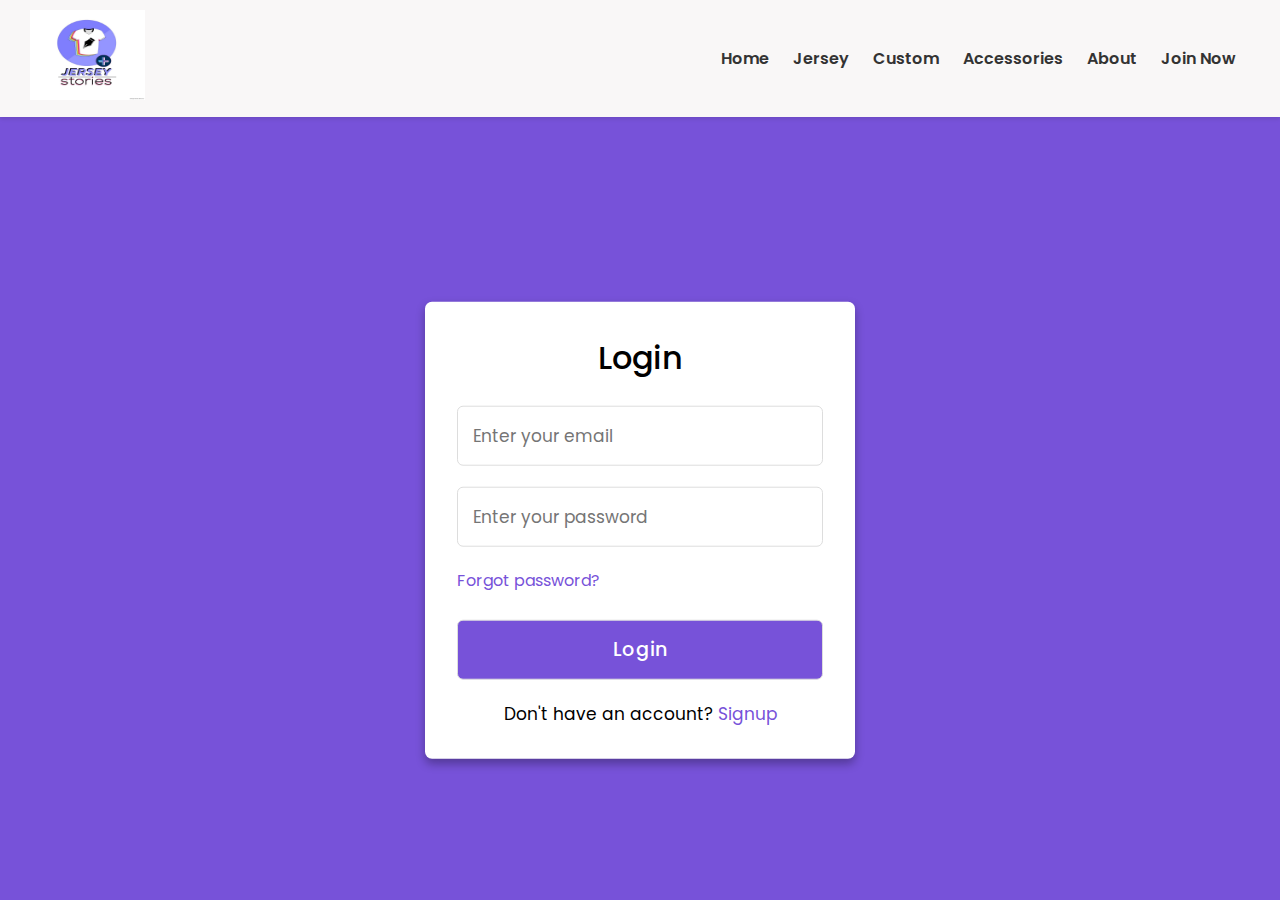
<file: login.html>
<!DOCTYPE html>

<html lang="en">
<head>
  <meta charset="UTF-8">
  <meta name="viewport" content="width=device-width, initial-scale=1.0">
  <meta http-equiv="X-UA-Compatible" content="ie=edge">
  <title>Login & Registration</title>
  <link rel="stylesheet" href="https://cdnjs.cloudflare.com/ajax/libs/font-awesome/6.1.1/css/all.min.css"
    integrity="sha512-KfkfwYDsLkIlwQp6LFnl8zNdLGxu9YAA1QvwINks4PhcElQSvqcyVLLD9aMhXd13uQjoXtEKNosOWaZqXgel0g=="
    crossorigin="anonymous" referrerpolicy="no-referrer" />
    <link rel="preconnect" href="https://fonts.googleapis.com" />
  <link rel="preconnect" href="https://fonts.gstatic.com" crossorigin />
  <link
    href="https://fonts.googleapis.com/css2?family=Montserrat:ital,wght@0,100..900;1,100..900&family=Playfair+Display:ital,wght@0,400..900;1,400..900&family=Roboto:ital,wght@0,100;0,300;0,400;0,500;0,700;0,900;1,100;1,300;1,400;1,500;1,700;1,900&display=swap"
    rel="stylesheet" />
  <script src="https://cdnjs.cloudflare.com/ajax/libs/jquery/3.6.0/jquery.min.js"
    integrity="sha512-894YE6QWD5I59HgZOGReFYm4dnWc1Qt5NtvYSaNcOP+u1T9qYdvdihz0PPSiiqn/+/3e7Jo4EaG7TubfWGUrMQ=="
    crossorigin="anonymous" referrerpolicy="no-referrer"></script>
  <link rel="preconnect" href="https://fonts.googleapis.com" />
  <link rel="preconnect" href="https://fonts.gstatic.com" crossorigin />
  <link href="https://fonts.googleapis.com/css2?family=Roboto+Slab:wght@100..900&display=swap" rel="stylesheet" />
 <link
    href="https://fonts.googleapis.com/css2?family=Montserrat:ital,wght@0,100..900;1,100..900&family=Playfair+Display:ital,wght@0,400..900;1,400..900&family=Roboto:ital,wght@0,100;0,300;0,400;0,500;0,700;0,900;1,100;1,300;1,400;1,500;1,700;1,900&display=swap"
    rel="stylesheet" />
  <link rel="stylesheet" href="login.css">

 
</head>
<body>
  <nav class="navbar">
    <div class="JS-logo">
      <img
        src="img/logo.jpg"
      
      />
    </div>

    <ul class="menu">
      <a href=""></a>
      <li><a href="index.html">Home</a></li>
      <li><a href="Jersey Collection.html">Jersey</a></li>
      <li><a href="custom.html">Custom</a></li>
      <li><a href="Accessries.html">Accessories</a></li>
      <li><a href="about us2.html">About</a></li>
      <li><a href="login.html"><span class="btn">Join Now</span></a></li>
      <li>
        <a href=""><i class="fa-solid fa-bag-shopping"></i></a>
      </li>
    </ul>
  </nav>




  <div class="container">
    <input type="checkbox" id="check">
    <div class="login form">
      <header>Login</header>
      <form action="#">
        <input type="text" placeholder="Enter your email">
        <input type="password" placeholder="Enter your password">
        <a href="#">Forgot password?</a>
        <input type="button" class="button" value="Login">
      </form>
      <div class="signup">
        <span class="signup">Don't have an account?
         <label for="check">Signup</label>
        </span>
      </div>
    </div>
    <div class="registration form">
      <header>Signup</header>
      <form action="#">
        <input type="text" placeholder="Enter your email">
        <input type="password" placeholder="Create a password">
        <input type="password" placeholder="Confirm your password">
        <input type="button" class="button" value="Signup">
      </form>
      <div class="signup">
        <span class="signup">Already have an account?
         <label for="check">Login</label>
        </span>
      </div>
    </div>
  </div>
</body>
</html>
</file>
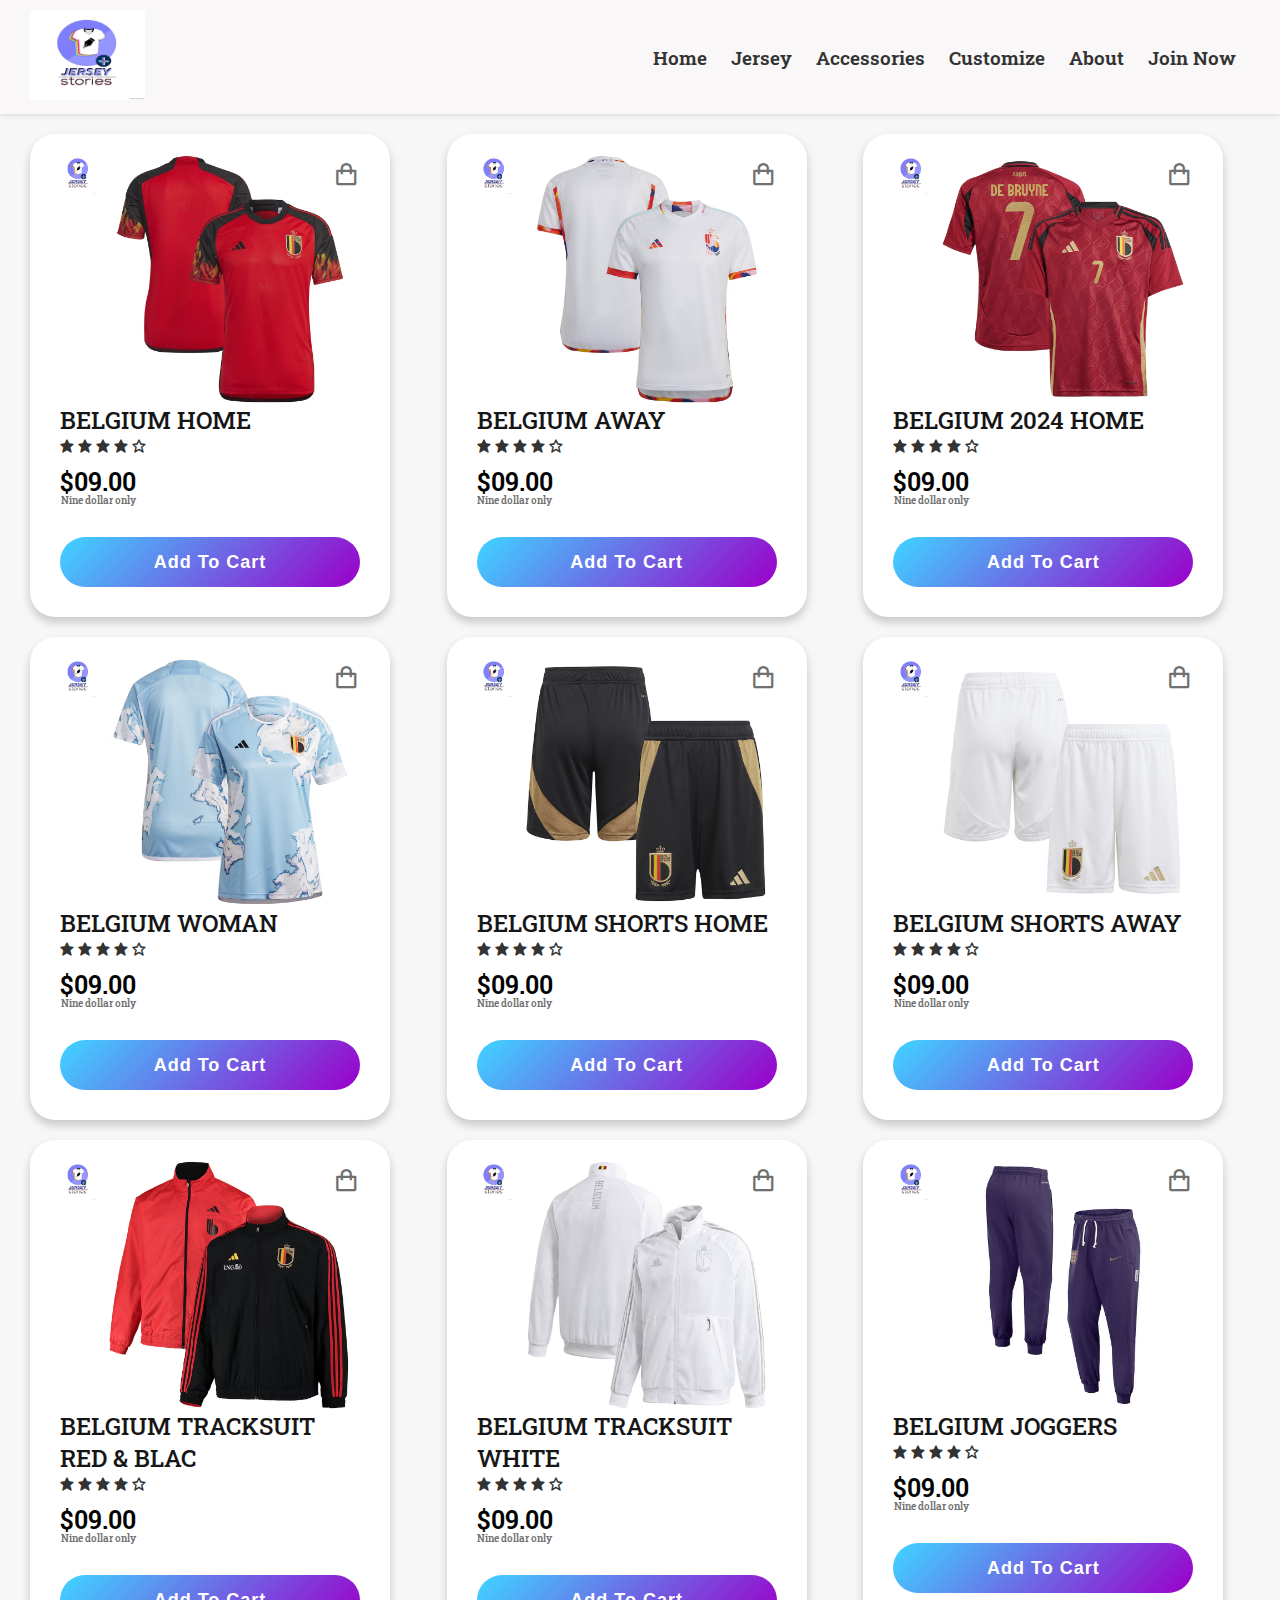
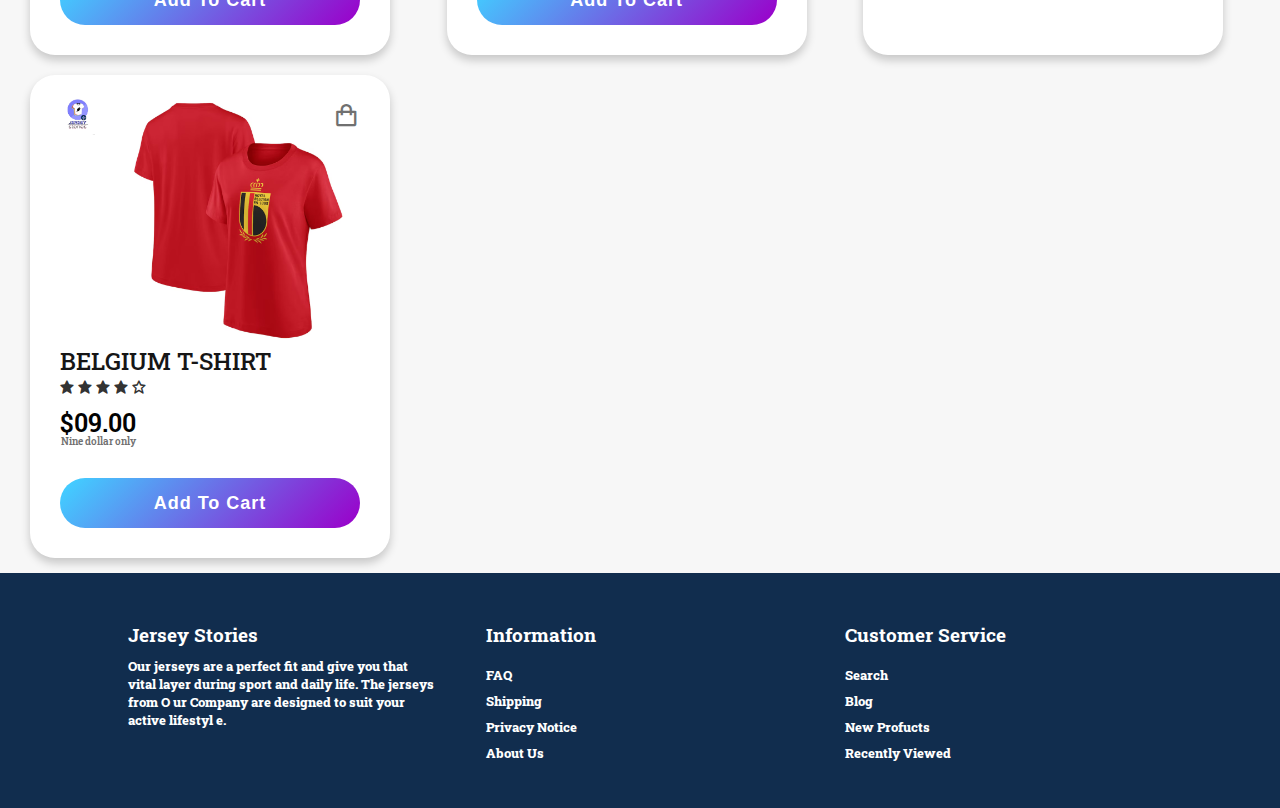
<file: pages/belgium.html>
<!DOCTYPE html>
<html lang="en">

<head>
  <title>Home</title>
  <link rel="stylesheet" href="https://cdnjs.cloudflare.com/ajax/libs/font-awesome/6.1.1/css/all.min.css"
    integrity="sha512-KfkfwYDsLkIlwQp6LFnl8zNdLGxu9YAA1QvwINks4PhcElQSvqcyVLLD9aMhXd13uQjoXtEKNosOWaZqXgel0g=="
    crossorigin="anonymous" referrerpolicy="no-referrer" />
  <script src="https://cdnjs.cloudflare.com/ajax/libs/jquery/3.6.0/jquery.min.js"
    integrity="sha512-894YE6QWD5I59HgZOGReFYm4dnWc1Qt5NtvYSaNcOP+u1T9qYdvdihz0PPSiiqn/+/3e7Jo4EaG7TubfWGUrMQ=="
    crossorigin="anonymous" referrerpolicy="no-referrer"></script>
  <link rel="preconnect" href="https://fonts.googleapis.com" />
  <link rel="preconnect" href="https://fonts.gstatic.com" crossorigin />
  <link href="https://fonts.googleapis.com/css2?family=Roboto+Slab:wght@100..900&display=swap" rel="stylesheet" />
  <link rel="stylesheet" href="pages.css" />
  <link href='https://unpkg.com/boxicons@2.0.7/css/boxicons.min.css' rel='stylesheet'>
   <link rel="stylesheet" href="https://cdnjs.cloudflare.com/ajax/libs/font-awesome/6.1.1/css/all.min.css"
    integrity="sha512-KfkfwYDsLkIlwQp6LFnl8zNdLGxu9YAA1QvwINks4PhcElQSvqcyVLLD9aMhXd13uQjoXtEKNosOWaZqXgel0g=="
    crossorigin="anonymous" referrerpolicy="no-referrer" />
    <link rel="preconnect" href="https://fonts.googleapis.com" />
  <link rel="preconnect" href="https://fonts.gstatic.com" crossorigin />
  <link
    href="https://fonts.googleapis.com/css2?family=Montserrat:ital,wght@0,100..900;1,100..900&family=Playfair+Display:ital,wght@0,400..900;1,400..900&family=Roboto:ital,wght@0,100;0,300;0,400;0,500;0,700;0,900;1,100;1,300;1,400;1,500;1,700;1,900&display=swap"
    rel="stylesheet" />
  <script src="https://cdnjs.cloudflare.com/ajax/libs/jquery/3.6.0/jquery.min.js"
    integrity="sha512-894YE6QWD5I59HgZOGReFYm4dnWc1Qt5NtvYSaNcOP+u1T9qYdvdihz0PPSiiqn/+/3e7Jo4EaG7TubfWGUrMQ=="
    crossorigin="anonymous" referrerpolicy="no-referrer"></script>
  <link rel="preconnect" href="https://fonts.googleapis.com" />
  <link rel="preconnect" href="https://fonts.gstatic.com" crossorigin />
  <link href="https://fonts.googleapis.com/css2?family=Roboto+Slab:wght@100..900&display=swap" rel="stylesheet" />
 <link
    href="https://fonts.googleapis.com/css2?family=Montserrat:ital,wght@0,100..900;1,100..900&family=Playfair+Display:ital,wght@0,400..900;1,400..900&family=Roboto:ital,wght@0,100;0,300;0,400;0,500;0,700;0,900;1,100;1,300;1,400;1,500;1,700;1,900&display=swap"
    rel="stylesheet" />
</head>

<body>
  <nav class="navbar">
    <div class="JS-logo">
      <img src="img/logo.jpg" />
    </div>

    <ul class="menu">
      <a href=""></a>
      <li><a href="../index.html">Home</a></li>
      <li><a href="../Jersey Collection.html">Jersey</a></li>
      <li><a href="../Accessries.html">Accessories</a></li>
      <li><a href="../custom.html">Customize</a></li>
      <li><a href="../about us.html">About</a></li>
      <li><a href="../login.html"><span class="btn">Join Now</span></a></li>
      <li>
        <a href=""><i class="fa-solid fa-bag-shopping"></i></a>
      </li>
    </ul>
  </nav>





  <!-- carddddddddddddddddd -->
  <div style="margin-left: 30px; margin-bottom: 15px;" class="card-section">
    <div class="product-card">
      <div class="logo-cart">
        <img src="img/logo.jpg" alt="logo">
        <i class='bx bx-shopping-bag'></i>
      </div>
      <div class="main-images">
        <img id="blue" class="blue active"
          src="int-img/belgium-img/home.avif"
          alt="blue">

      </div>
      <div class="shoe-details">
        <span class="shoe_name">BELGIUM HOME</span>

        <div class="stars">
          <i class='bx bxs-star'></i>
          <i class='bx bxs-star'></i>
          <i class='bx bxs-star'></i>
          <i class='bx bxs-star'></i>
          <i class='bx bx-star'></i>
        </div>
      </div>
      <div class="color-price">
        <div class="price">
          <span class="price_num">$09.00</span>
          <span class="price_letter">Nine dollar only</span>
        </div>
      </div>
      <div class="button">
        <div class="button-layer"></div>
        <button>Add To Cart</button>
      </div>
    </div>

    <div class="product-card">
      <div class="logo-cart">
        <img src="img/logo.jpg" alt="logo">
        <i class='bx bx-shopping-bag'></i>
      </div>
      <div class="main-images">
        <img id="blue" class="blue active"
          src="int-img/belgium-img/away.avif"
          alt="blue">

      </div>
      <div class="shoe-details">
        <span class="shoe_name">BELGIUM AWAY</span>

        <div class="stars">
          <i class='bx bxs-star'></i>
          <i class='bx bxs-star'></i>
          <i class='bx bxs-star'></i>
          <i class='bx bxs-star'></i>
          <i class='bx bx-star'></i>
        </div>
      </div>
      <div class="color-price">
        <div class="price">
          <span class="price_num">$09.00</span>
          <span class="price_letter">Nine dollar only</span>
        </div>
      </div>
      <div class="button">
        <div class="button-layer"></div>
        <button>Add To Cart</button>
      </div>
    </div>

    

    <div class="product-card">
      <div class="logo-cart">
        <img src="img/logo.jpg" alt="logo">
        <i class='bx bx-shopping-bag'></i>
      </div>
      <div class="main-images">
        <img id="blue" class="blue active"
          src="int-img/belgium-img/24-home.avif"
          alt="blue">

      </div>
      <div class="shoe-details">
        <span class="shoe_name">BELGIUM 2024 HOME</span>

        <div class="stars">
          <i class='bx bxs-star'></i>
          <i class='bx bxs-star'></i>
          <i class='bx bxs-star'></i>
          <i class='bx bxs-star'></i>
          <i class='bx bx-star'></i>
        </div>
      </div>
      <div class="color-price">
        <div class="price">
          <span class="price_num">$09.00</span>
          <span class="price_letter">Nine dollar only</span>
        </div>
      </div>
      <div class="button">
        <div class="button-layer"></div>
        <button>Add To Cart</button>
      </div>
    </div>

    <div class="product-card">
      <div class="logo-cart">
        <img src="img/logo.jpg" alt="logo">
        <i class='bx bx-shopping-bag'></i>
      </div>
      <div class="main-images">
        <img id="blue" class="blue active"
        src="int-img/belgium-img/woman.avif"
        alt="blue">

      </div>
      <div class="shoe-details">
        <span class="shoe_name">BELGIUM WOMAN </span>

        <div class="stars">
          <i class='bx bxs-star'></i>
          <i class='bx bxs-star'></i>
          <i class='bx bxs-star'></i>
          <i class='bx bxs-star'></i>
          <i class='bx bx-star'></i>
        </div>
      </div>
      <div class="color-price">
        <div class="price">
          <span class="price_num">$09.00</span>
          <span class="price_letter">Nine dollar only</span>
        </div>
      </div>
      <div class="button">
        <div class="button-layer"></div>
        <button>Add To Cart</button>
      </div>
    </div>

    

    <div class="product-card">
      <div class="logo-cart">
        <img src="img/logo.jpg" alt="logo">
        <i class='bx bx-shopping-bag'></i>
      </div>
      <div class="main-images">
        <img id="blue" class="blue active"
          src="int-img/belgium-img/shorts-home.avif"
          alt="blue">

      </div>
      <div class="shoe-details">
        <span class="shoe_name"> BELGIUM SHORTS HOME</span>

        <div class="stars">
          <i class='bx bxs-star'></i>
          <i class='bx bxs-star'></i>
          <i class='bx bxs-star'></i>
          <i class='bx bxs-star'></i>
          <i class='bx bx-star'></i>
        </div>
      </div>
      <div class="color-price">
        <div class="price">
          <span class="price_num">$09.00</span>
          <span class="price_letter">Nine dollar only</span>
        </div>
      </div>
      <div class="button">
        <div class="button-layer"></div>
        <button>Add To Cart</button>
      </div>
    </div>

    <div class="product-card">
      <div class="logo-cart">
        <img src="img/logo.jpg" alt="logo">
        <i class='bx bx-shopping-bag'></i>
      </div>
      <div class="main-images">
        <img id="blue" class="blue active"
          src="int-img/belgium-img/shorts-away.avif"
          alt="blue">

      </div>
      <div class="shoe-details">
        <span class="shoe_name">BELGIUM SHORTS AWAY</span>

        <div class="stars">
          <i class='bx bxs-star'></i>
          <i class='bx bxs-star'></i>
          <i class='bx bxs-star'></i>
          <i class='bx bxs-star'></i>
          <i class='bx bx-star'></i>
        </div>
      </div>
      <div class="color-price">
        <div class="price">
          <span class="price_num">$09.00</span>
          <span class="price_letter">Nine dollar only</span>
        </div>
      </div>
      <div class="button">
        <div class="button-layer"></div>
        <button>Add To Cart</button>
      </div>
    </div>


    <div class="product-card">
      <div class="logo-cart">
        <img src="img/logo.jpg" alt="logo">
        <i class='bx bx-shopping-bag'></i>
      </div>
      <div class="main-images">
        <img id="blue" class="blue active"
          src="int-img/belgium-img/red tracksuit.avif"
          alt="blue">

      </div>
      <div class="shoe-details">
        <span class="shoe_name">BELGIUM TRACKSUIT RED & BLAC </span>

        <div class="stars">
          <i class='bx bxs-star'></i>
          <i class='bx bxs-star'></i>
          <i class='bx bxs-star'></i>
          <i class='bx bxs-star'></i>
          <i class='bx bx-star'></i>
        </div>
      </div>
      <div class="color-price">
        <div class="price">
          <span class="price_num">$09.00</span>
          <span class="price_letter">Nine dollar only</span>
        </div>
      </div>
      <div class="button">
        <div class="button-layer"></div>
        <button>Add To Cart</button>
      </div>
    </div>

    <div class="product-card">
      <div class="logo-cart">
        <img src="img/logo.jpg" alt="logo">
        <i class='bx bx-shopping-bag'></i>
      </div>
      <div class="main-images">
        <img id="blue" class="blue active"
          src="int-img/belgium-img/white-suit.avif"
          alt="blue">

      </div>
      <div class="shoe-details">
        <span class="shoe_name">BELGIUM TRACKSUIT WHITE</span>

        <div class="stars">
          <i class='bx bxs-star'></i>
          <i class='bx bxs-star'></i>
          <i class='bx bxs-star'></i>
          <i class='bx bxs-star'></i>
          <i class='bx bx-star'></i>
        </div>
      </div>
      <div class="color-price">
        <div class="price">
          <span class="price_num">$09.00</span>
          <span class="price_letter">Nine dollar only</span>
        </div>
      </div>
      <div class="button">
        <div class="button-layer"></div>
        <button>Add To Cart</button>
      </div>
    </div>

    <div class="product-card">
      <div class="logo-cart">
        <img src="img/logo.jpg" alt="logo">
        <i class='bx bx-shopping-bag'></i>
      </div>
      <div class="main-images">
        <img id="blue" class="blue active"
          src="int-img/jogger.avif"
          alt="blue">

      </div>
      <div class="shoe-details">
        <span class="shoe_name">BELGIUM JOGGERS</span>

        <div class="stars">
          <i class='bx bxs-star'></i>
          <i class='bx bxs-star'></i>
          <i class='bx bxs-star'></i>
          <i class='bx bxs-star'></i>
          <i class='bx bx-star'></i>
        </div>
      </div>
      <div class="color-price">
        <div class="price">
          <span class="price_num">$09.00</span>
          <span class="price_letter">Nine dollar only</span>
        </div>
      </div>
      <div class="button">
        <div class="button-layer"></div>
        <button>Add To Cart</button>
      </div>
    </div>

    <div class="product-card">
      <div class="logo-cart">
        <img src="img/logo.jpg" alt="logo">
        <i class='bx bx-shopping-bag'></i>
      </div>
      <div class="main-images">
        <img id="blue" class="blue active"
          src="int-img/belgium-img/tshirt.avif"
          alt="blue">

      </div>
      <div class="shoe-details">
        <span class="shoe_name">BELGIUM T-SHIRT</span>

        <div class="stars">
          <i class='bx bxs-star'></i>
          <i class='bx bxs-star'></i>
          <i class='bx bxs-star'></i>
          <i class='bx bxs-star'></i>
          <i class='bx bx-star'></i>
        </div>
      </div>
      <div class="color-price">
        <div class="price">
          <span class="price_num">$09.00</span>
          <span class="price_letter">Nine dollar only</span>
        </div>
      </div>
      <div class="button">
        <div class="button-layer"></div>
        <button>Add To Cart</button>
      </div>
    </div>

    
    


  </div>

  <!-- carddddddddddddddddd -->

  <!-- FOOTER SECTION -->
  <footer>
    <div class="container">
      <div class="column">
        <h3>Jersey Stories</h3>
        <p>
          Our jerseys are a perfect fit and give you that vital layer during
          sport and daily life. The jerseys from O ur Company are designed to
          suit your active lifestyl e.
        </p>
      </div>
      <div class="column">
        <h3>Information</h3>
        <ul>
          <li><a href="#">FAQ</a></li>
          <li><a href="#">Shipping </a></li>
          <li><a href="#">Privacy Notice</a></li>
          <li><a href="#">About Us</a></li>
        </ul>
      </div>
      <div class="column">
        <h3>Customer Service</h3>
        <ul>
          <li><a href="#">Search</a></li>
          <li><a href="#">Blog</a></li>
          <li><a href="#new-arrival">New Profucts</a></li>
          <li><a href="#">Recently Viewed</a></li>
        </ul>
      </div>
    </div>
  </footer>
</body>

</html>
</file>
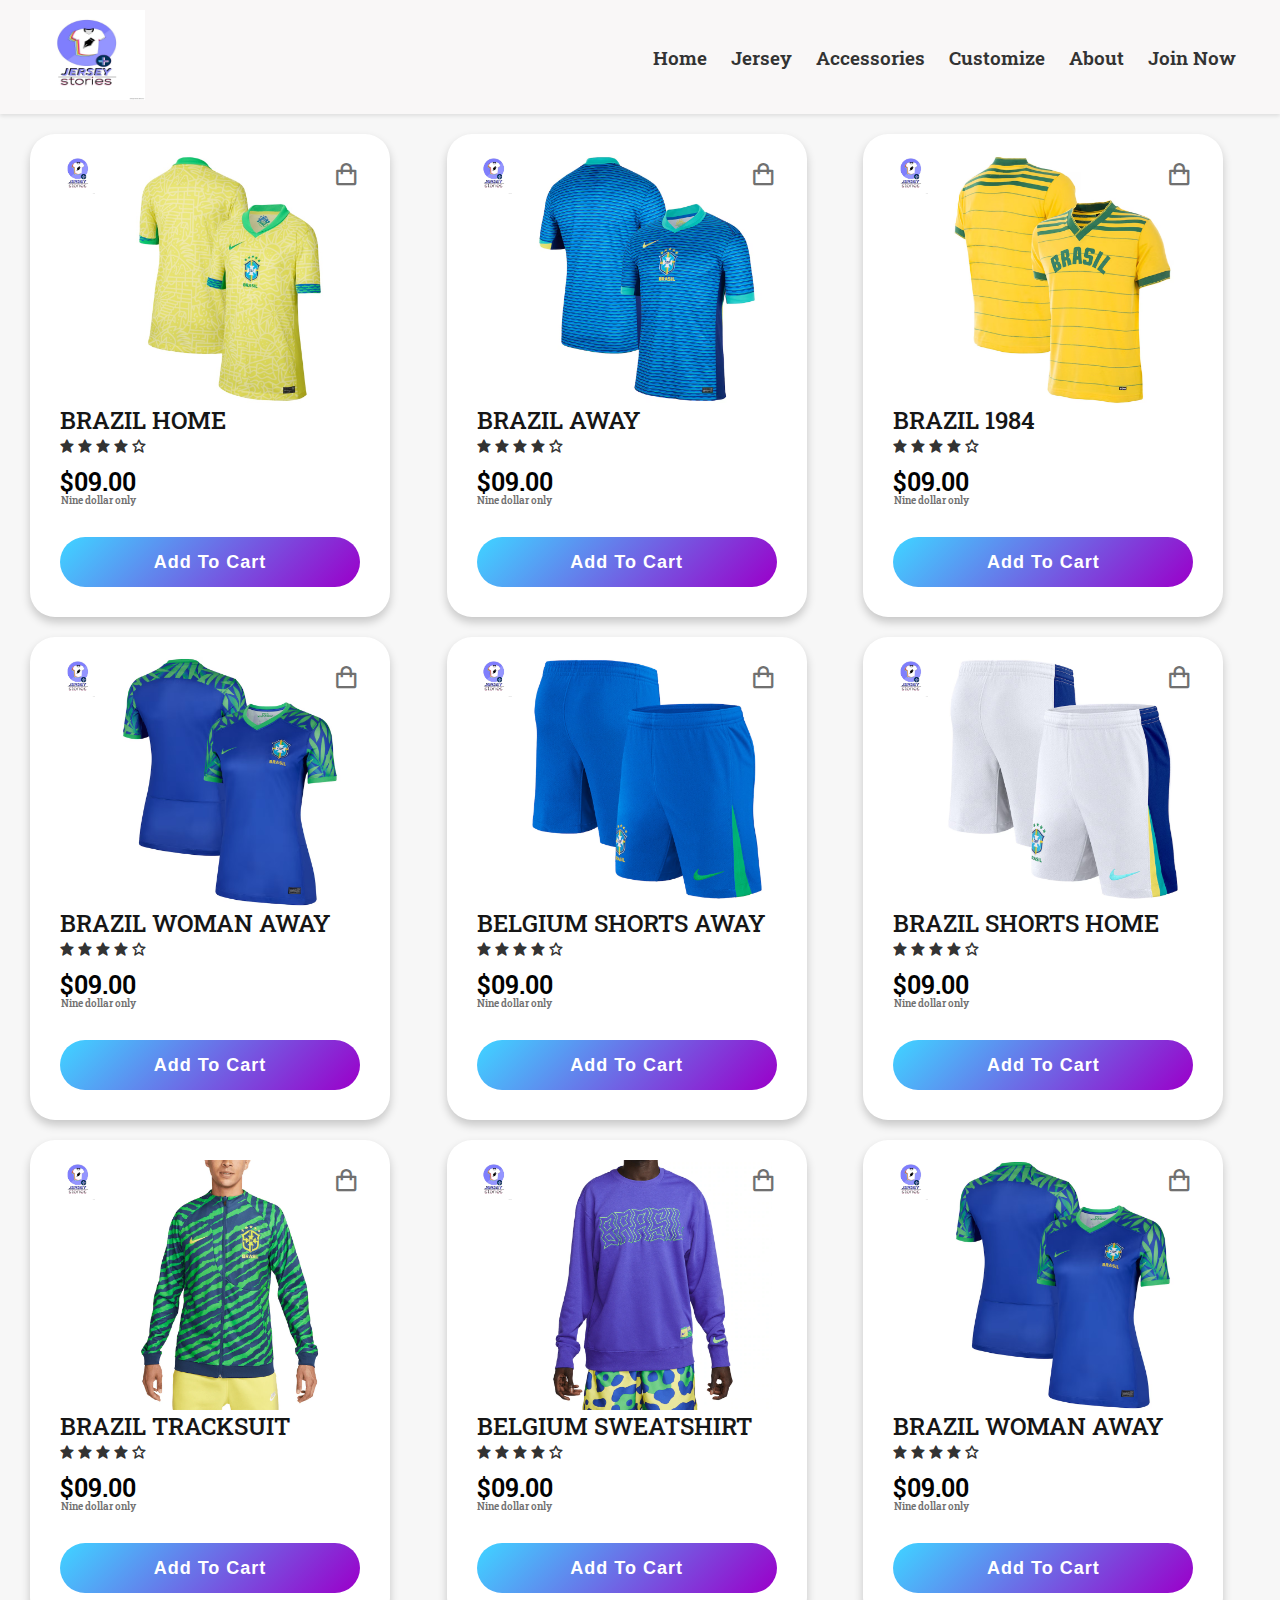
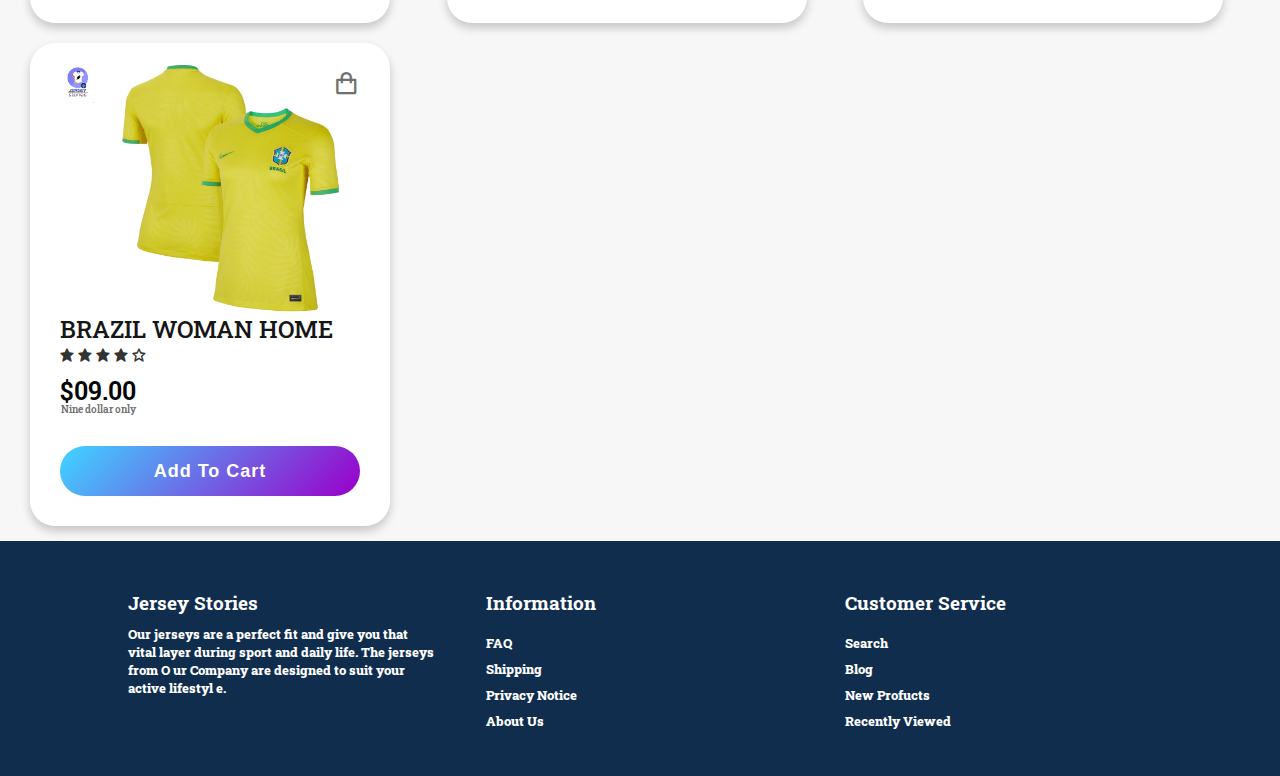
<file: pages/brazil.html>
<!DOCTYPE html>
<html lang="en">

<head>
  <title>Home</title>
  <link rel="stylesheet" href="https://cdnjs.cloudflare.com/ajax/libs/font-awesome/6.1.1/css/all.min.css"
    integrity="sha512-KfkfwYDsLkIlwQp6LFnl8zNdLGxu9YAA1QvwINks4PhcElQSvqcyVLLD9aMhXd13uQjoXtEKNosOWaZqXgel0g=="
    crossorigin="anonymous" referrerpolicy="no-referrer" />
  <script src="https://cdnjs.cloudflare.com/ajax/libs/jquery/3.6.0/jquery.min.js"
    integrity="sha512-894YE6QWD5I59HgZOGReFYm4dnWc1Qt5NtvYSaNcOP+u1T9qYdvdihz0PPSiiqn/+/3e7Jo4EaG7TubfWGUrMQ=="
    crossorigin="anonymous" referrerpolicy="no-referrer"></script>
  <link rel="preconnect" href="https://fonts.googleapis.com" />
  <link rel="preconnect" href="https://fonts.gstatic.com" crossorigin />
  <link href="https://fonts.googleapis.com/css2?family=Roboto+Slab:wght@100..900&display=swap" rel="stylesheet" />

  <link rel="stylesheet" href="pages.css" />
  <link href='https://unpkg.com/boxicons@2.0.7/css/boxicons.min.css' rel='stylesheet'>
</head>

<body>
  <nav class="navbar">
    <div class="JS-logo">
      <img src="img/logo.jpg" />
    </div>

   
    <ul class="menu">
      <a href=""></a>
      <li><a href="../index.html">Home</a></li>
      <li><a href="../Jersey Collection.html">Jersey</a></li>
      <li><a href="../Accessries.html">Accessories</a></li>
      <li><a href="../custom.html">Customize</a></li>
      <li><a href="../about us.html">About</a></li>
      <li><a href="../login.html"><span class="btn">Join Now</span></a></li>
      <li>
        <a href=""><i class="fa-solid fa-bag-shopping"></i></a>
      </li>
    </ul>
  </nav>





  <!-- carddddddddddddddddd -->
  <div style="margin-left: 30px; margin-bottom: 15px;" class="card-section">
    <div class="product-card">
      <div class="logo-cart">
        <img src="img/logo.jpg" alt="logo">
        <i class='bx bx-shopping-bag'></i>
      </div>
      <div class="main-images">
        <img id="blue" class="blue active"
          src="int-img/brazil/home.jpg"
          alt="blue">

      </div>
      <div class="shoe-details">
        <span class="shoe_name">BRAZIL HOME</span>

        <div class="stars">
          <i class='bx bxs-star'></i>
          <i class='bx bxs-star'></i>
          <i class='bx bxs-star'></i>
          <i class='bx bxs-star'></i>
          <i class='bx bx-star'></i>
        </div>
      </div>
      <div class="color-price">
        <div class="price">
          <span class="price_num">$09.00</span>
          <span class="price_letter">Nine dollar only</span>
        </div>
      </div>
      <div class="button">
        <div class="button-layer"></div>
        <button>Add To Cart</button>
      </div>
    </div>

    <div class="product-card">
      <div class="logo-cart">
        <img src="img/logo.jpg" alt="logo">
        <i class='bx bx-shopping-bag'></i>
      </div>
      <div class="main-images">
        <img id="blue" class="blue active"
          src="int-img/brazil/away.avif"
          alt="blue">

      </div>
      <div class="shoe-details">
        <span class="shoe_name">BRAZIL AWAY</span>

        <div class="stars">
          <i class='bx bxs-star'></i>
          <i class='bx bxs-star'></i>
          <i class='bx bxs-star'></i>
          <i class='bx bxs-star'></i>
          <i class='bx bx-star'></i>
        </div>
      </div>
      <div class="color-price">
        <div class="price">
          <span class="price_num">$09.00</span>
          <span class="price_letter">Nine dollar only</span>
        </div>
      </div>
      <div class="button">
        <div class="button-layer"></div>
        <button>Add To Cart</button>
      </div>
    </div>

    

    <div class="product-card">
      <div class="logo-cart">
        <img src="img/logo.jpg" alt="logo">
        <i class='bx bx-shopping-bag'></i>
      </div>
      <div class="main-images">
        <img id="blue" class="blue active"
          src="int-img/brazil/1984.avif"
          alt="blue">

      </div>
      <div class="shoe-details">
        <span class="shoe_name">BRAZIL 1984</span>

        <div class="stars">
          <i class='bx bxs-star'></i>
          <i class='bx bxs-star'></i>
          <i class='bx bxs-star'></i>
          <i class='bx bxs-star'></i>
          <i class='bx bx-star'></i>
        </div>
      </div>
      <div class="color-price">
        <div class="price">
          <span class="price_num">$09.00</span>
          <span class="price_letter">Nine dollar only</span>
        </div>
      </div>
      <div class="button">
        <div class="button-layer"></div>
        <button>Add To Cart</button>
      </div>
    </div>

    <div class="product-card">
      <div class="logo-cart">
        <img src="img/logo.jpg" alt="logo">
        <i class='bx bx-shopping-bag'></i>
      </div>
      <div class="main-images">
        <img id="blue" class="blue active"
        src="int-img/brazil/woman.avif"
        alt="blue">

      </div>
      <div class="shoe-details">
        <span class="shoe_name">BRAZIL WOMAN AWAY</span>

        <div class="stars">
          <i class='bx bxs-star'></i>
          <i class='bx bxs-star'></i>
          <i class='bx bxs-star'></i>
          <i class='bx bxs-star'></i>
          <i class='bx bx-star'></i>
        </div>
      </div>
      <div class="color-price">
        <div class="price">
          <span class="price_num">$09.00</span>
          <span class="price_letter">Nine dollar only</span>
        </div>
      </div>
      <div class="button">
        <div class="button-layer"></div>
        <button>Add To Cart</button>
      </div>
    </div>

    

    <div class="product-card">
      <div class="logo-cart">
        <img src="img/logo.jpg" alt="logo">
        <i class='bx bx-shopping-bag'></i>
      </div>
      <div class="main-images">
        <img id="blue" class="blue active"
          src="int-img/brazil/shorts-blue.avif"
          alt="blue">

      </div>
      <div class="shoe-details">
        <span class="shoe_name"> BELGIUM SHORTS AWAY</span>

        <div class="stars">
          <i class='bx bxs-star'></i>
          <i class='bx bxs-star'></i>
          <i class='bx bxs-star'></i>
          <i class='bx bxs-star'></i>
          <i class='bx bx-star'></i>
        </div>
      </div>
      <div class="color-price">
        <div class="price">
          <span class="price_num">$09.00</span>
          <span class="price_letter">Nine dollar only</span>
        </div>
      </div>
      <div class="button">
        <div class="button-layer"></div>
        <button>Add To Cart</button>
      </div>
    </div>

    <div class="product-card">
      <div class="logo-cart">
        <img src="img/logo.jpg" alt="logo">
        <i class='bx bx-shopping-bag'></i>
      </div>
      <div class="main-images">
        <img id="blue" class="blue active"
          src="int-img/brazil/shorts-white.avif"
          alt="blue">

      </div>
      <div class="shoe-details">
        <span class="shoe_name">BRAZIL SHORTS HOME</span>

        <div class="stars">
          <i class='bx bxs-star'></i>
          <i class='bx bxs-star'></i>
          <i class='bx bxs-star'></i>
          <i class='bx bxs-star'></i>
          <i class='bx bx-star'></i>
        </div>
      </div>
      <div class="color-price">
        <div class="price">
          <span class="price_num">$09.00</span>
          <span class="price_letter">Nine dollar only</span>
        </div>
      </div>
      <div class="button">
        <div class="button-layer"></div>
        <button>Add To Cart</button>
      </div>
    </div>


    <div class="product-card">
      <div class="logo-cart">
        <img src="img/logo.jpg" alt="logo">
        <i class='bx bx-shopping-bag'></i>
      </div>
      <div class="main-images">
        <img id="blue" class="blue active"
          src="int-img/brazil/track.webp"
          alt="blue">

      </div>
      <div class="shoe-details">
        <span class="shoe_name">BRAZIL TRACKSUIT </span>

        <div class="stars">
          <i class='bx bxs-star'></i>
          <i class='bx bxs-star'></i>
          <i class='bx bxs-star'></i>
          <i class='bx bxs-star'></i>
          <i class='bx bx-star'></i>
        </div>
      </div>
      <div class="color-price">
        <div class="price">
          <span class="price_num">$09.00</span>
          <span class="price_letter">Nine dollar only</span>
        </div>
      </div>
      <div class="button">
        <div class="button-layer"></div>
        <button>Add To Cart</button>
      </div>
    </div>

    <div class="product-card">
      <div class="logo-cart">
        <img src="img/logo.jpg" alt="logo">
        <i class='bx bx-shopping-bag'></i>
      </div>
      <div class="main-images">
        <img id="blue" class="blue active"
          src="int-img/brazil/sweat.webp"
          alt="blue">

      </div>
      <div class="shoe-details">
        <span class="shoe_name">BELGIUM SWEATSHIRT</span>

        <div class="stars">
          <i class='bx bxs-star'></i>
          <i class='bx bxs-star'></i>
          <i class='bx bxs-star'></i>
          <i class='bx bxs-star'></i>
          <i class='bx bx-star'></i>
        </div>
      </div>
      <div class="color-price">
        <div class="price">
          <span class="price_num">$09.00</span>
          <span class="price_letter">Nine dollar only</span>
        </div>
      </div>
      <div class="button">
        <div class="button-layer"></div>
        <button>Add To Cart</button>
      </div>
    </div>

    <div class="product-card">
      <div class="logo-cart">
        <img src="img/logo.jpg" alt="logo">
        <i class='bx bx-shopping-bag'></i>
      </div>
      <div class="main-images">
        <img id="blue" class="blue active"
          src="int-img/brazil/woman.avif"
          alt="blue">

      </div>
      <div class="shoe-details">
        <span class="shoe_name">BRAZIL WOMAN AWAY</span>

        <div class="stars">
          <i class='bx bxs-star'></i>
          <i class='bx bxs-star'></i>
          <i class='bx bxs-star'></i>
          <i class='bx bxs-star'></i>
          <i class='bx bx-star'></i>
        </div>
      </div>
      <div class="color-price">
        <div class="price">
          <span class="price_num">$09.00</span>
          <span class="price_letter">Nine dollar only</span>
        </div>
      </div>
      <div class="button">
        <div class="button-layer"></div>
        <button>Add To Cart</button>
      </div>
    </div>

    <div class="product-card">
      <div class="logo-cart">
        <img src="img/logo.jpg" alt="logo">
        <i class='bx bx-shopping-bag'></i>
      </div>
      <div class="main-images">
        <img id="blue" class="blue active"
          src="int-img/brazil/woman-y.avif"
          alt="blue">

      </div>
      <div class="shoe-details">
        <span class="shoe_name">BRAZIL WOMAN HOME</span>

        <div class="stars">
          <i class='bx bxs-star'></i>
          <i class='bx bxs-star'></i>
          <i class='bx bxs-star'></i>
          <i class='bx bxs-star'></i>
          <i class='bx bx-star'></i>
        </div>
      </div>
      <div class="color-price">
        <div class="price">
          <span class="price_num">$09.00</span>
          <span class="price_letter">Nine dollar only</span>
        </div>
      </div>
      <div class="button">
        <div class="button-layer"></div>
        <button>Add To Cart</button>
      </div>
    </div>

    
    


  </div>

  <!-- carddddddddddddddddd -->

  <!-- FOOTER SECTION -->
  <footer>
    <div class="container">
      <div class="column">
        <h3>Jersey Stories</h3>
        <p>
          Our jerseys are a perfect fit and give you that vital layer during
          sport and daily life. The jerseys from O ur Company are designed to
          suit your active lifestyl e.
        </p>
      </div>
      <div class="column">
        <h3>Information</h3>
        <ul>
          <li><a href="#">FAQ</a></li>
          <li><a href="#">Shipping </a></li>
          <li><a href="#">Privacy Notice</a></li>
          <li><a href="#">About Us</a></li>
        </ul>
      </div>
      <div class="column">
        <h3>Customer Service</h3>
        <ul>
          <li><a href="#">Search</a></li>
          <li><a href="#">Blog</a></li>
          <li><a href="#new-arrival">New Profucts</a></li>
          <li><a href="#">Recently Viewed</a></li>
        </ul>
      </div>
    </div>
  </footer>
</body>

</html>
</file>
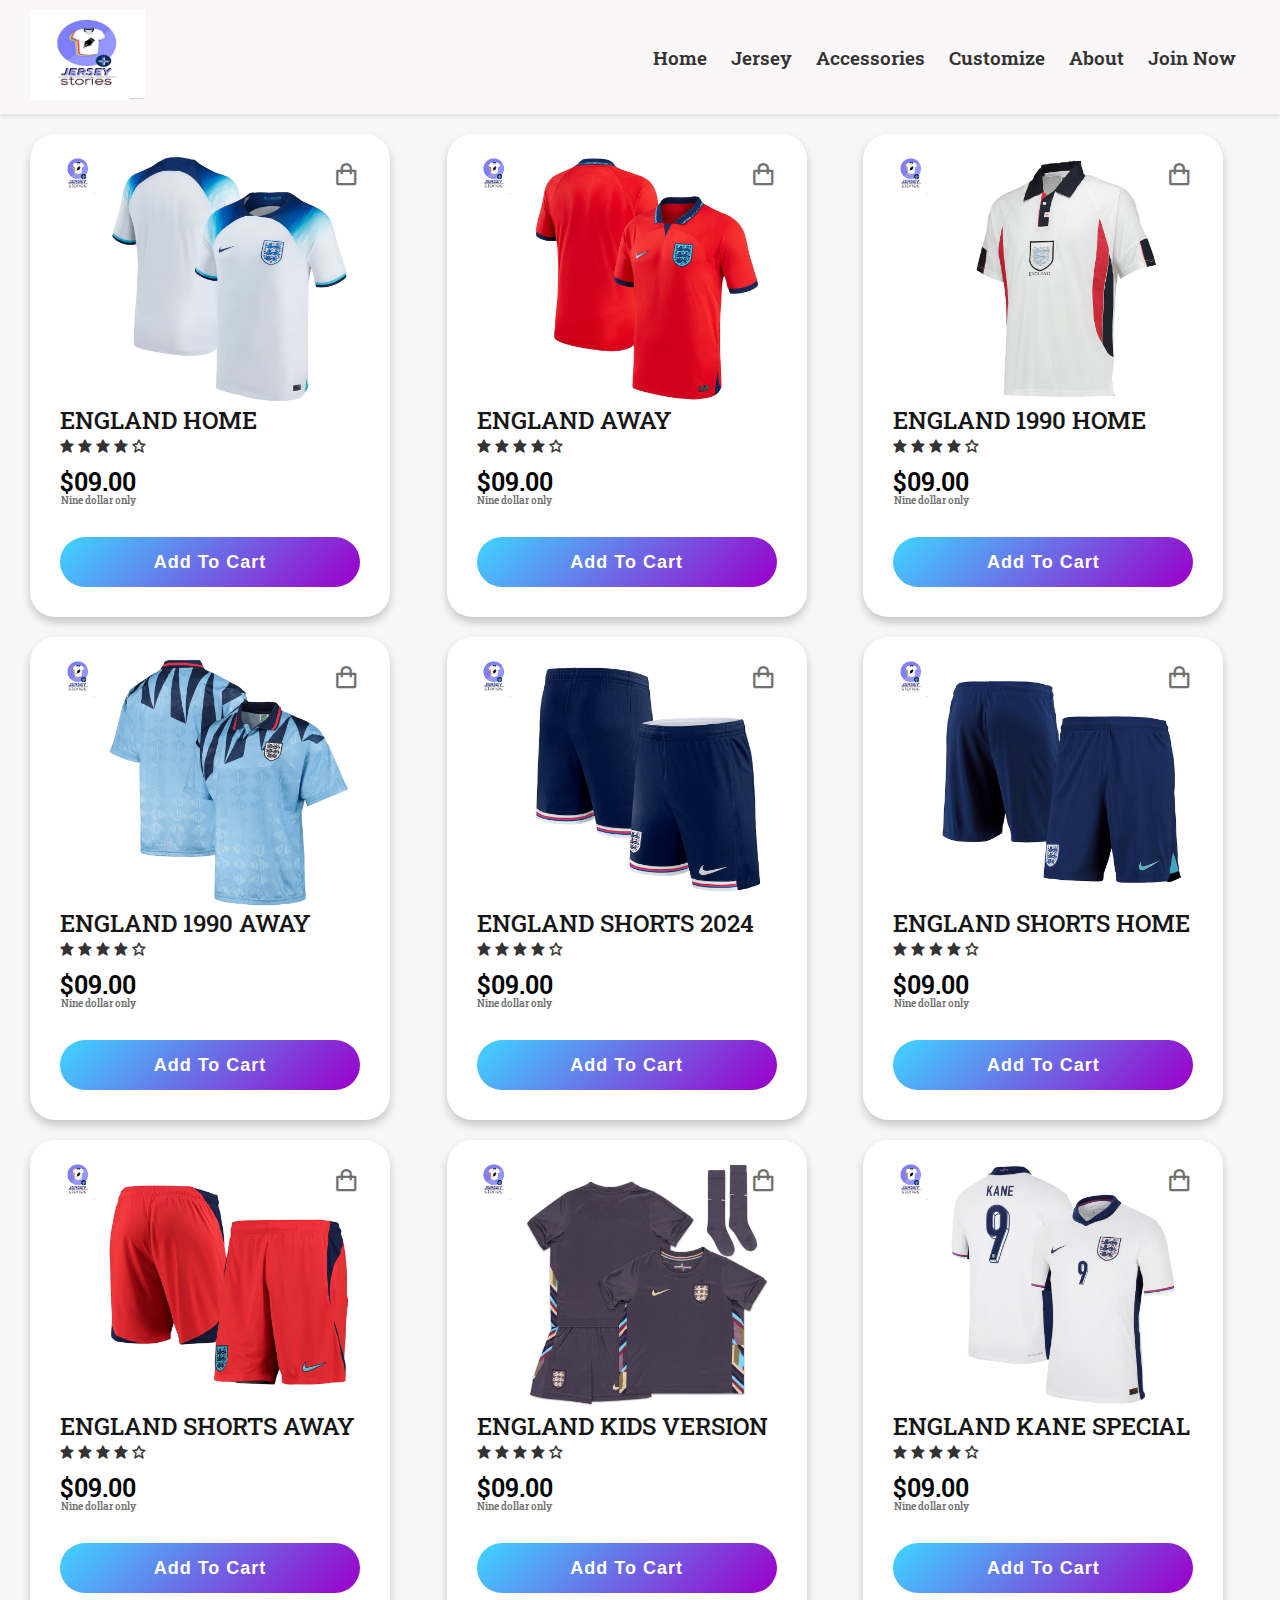
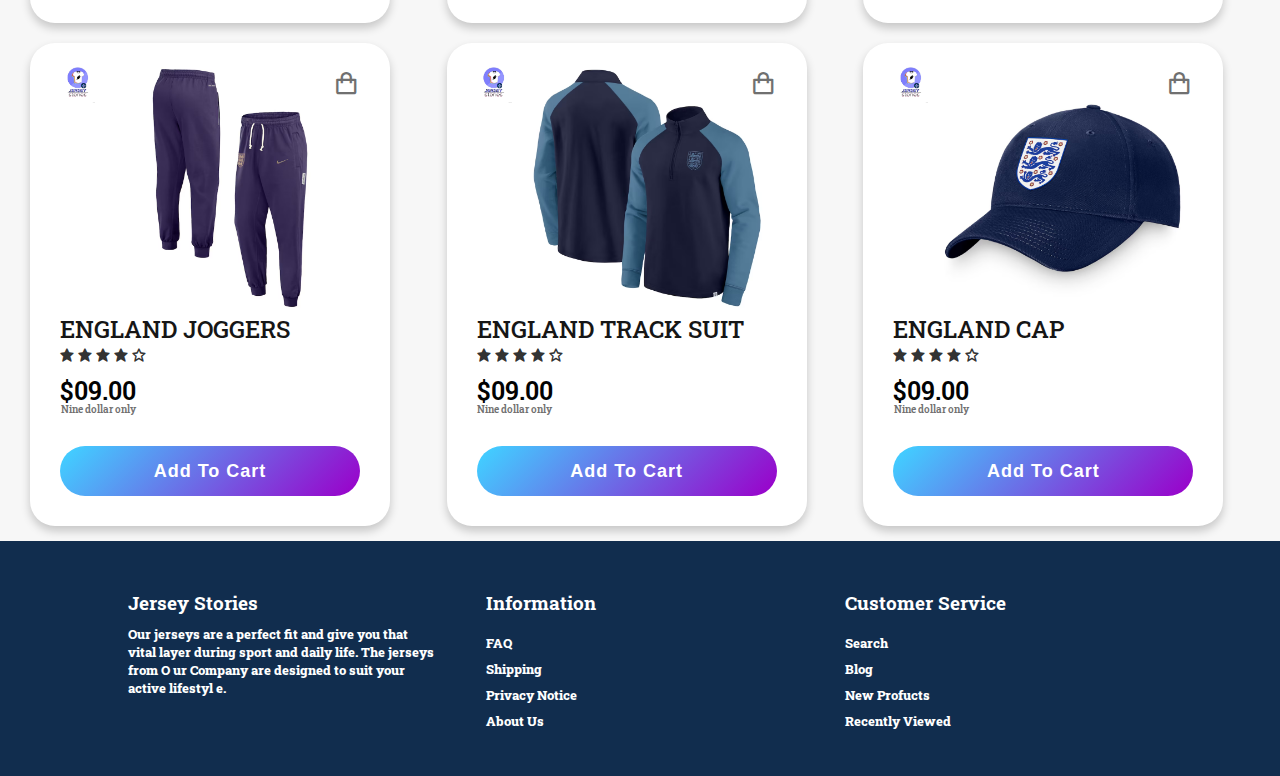
<file: pages/england.html>
<!DOCTYPE html>
<html lang="en">

<head>
  <title>Home</title>
  <link rel="stylesheet" href="https://cdnjs.cloudflare.com/ajax/libs/font-awesome/6.1.1/css/all.min.css"
    integrity="sha512-KfkfwYDsLkIlwQp6LFnl8zNdLGxu9YAA1QvwINks4PhcElQSvqcyVLLD9aMhXd13uQjoXtEKNosOWaZqXgel0g=="
    crossorigin="anonymous" referrerpolicy="no-referrer" />
  <script src="https://cdnjs.cloudflare.com/ajax/libs/jquery/3.6.0/jquery.min.js"
    integrity="sha512-894YE6QWD5I59HgZOGReFYm4dnWc1Qt5NtvYSaNcOP+u1T9qYdvdihz0PPSiiqn/+/3e7Jo4EaG7TubfWGUrMQ=="
    crossorigin="anonymous" referrerpolicy="no-referrer"></script>
  <link rel="preconnect" href="https://fonts.googleapis.com" />
  <link rel="preconnect" href="https://fonts.gstatic.com" crossorigin />
  <link href="https://fonts.googleapis.com/css2?family=Roboto+Slab:wght@100..900&display=swap" rel="stylesheet" />

  <link rel="stylesheet" href="pages.css" />
  <link href='https://unpkg.com/boxicons@2.0.7/css/boxicons.min.css' rel='stylesheet'>
</head>

<body>
  <nav class="navbar">
    <div class="JS-logo">
      <img src="img/logo.jpg" />
    </div>

   
    <ul class="menu">
      <a href=""></a>
      <li><a href="../index.html">Home</a></li>
      <li><a href="../Jersey Collection.html">Jersey</a></li>
      <li><a href="../Accessries.html">Accessories</a></li>
      <li><a href="../custom.html">Customize</a></li>
      <li><a href="../about us.html">About</a></li>
      <li><a href="../login.html"><span class="btn">Join Now</span></a></li>
      <li>
        <a href=""><i class="fa-solid fa-bag-shopping"></i></a>
      </li>
    </ul>
  </nav>





  <!-- carddddddddddddddddd -->
  <div style="margin-left: 30px; margin-bottom: 15px;" class="card-section">
    <div class="product-card">
      <div class="logo-cart">
        <img src="img/logo.jpg" alt="logo">
        <i class='bx bx-shopping-bag'></i>
      </div>
      <div class="main-images">
        <img id="blue" class="blue active"
          src="int-img/england-home-stadium-shirt-2022_ss4_p-13303881+u-1gyv3sga3i4yes32a18g+v-c41b4662f82b4e9fb719dc4793ef9813.avif"
          alt="blue">

      </div>
      <div class="shoe-details">
        <span class="shoe_name">ENGLAND HOME</span>

        <div class="stars">
          <i class='bx bxs-star'></i>
          <i class='bx bxs-star'></i>
          <i class='bx bxs-star'></i>
          <i class='bx bxs-star'></i>
          <i class='bx bx-star'></i>
        </div>
      </div>
      <div class="color-price">
        <div class="price">
          <span class="price_num">$09.00</span>
          <span class="price_letter">Nine dollar only</span>
        </div>
      </div>
      <div class="button">
        <div class="button-layer"></div>
        <button>Add To Cart</button>
      </div>
    </div>

    <div class="product-card">
      <div class="logo-cart">
        <img src="img/logo.jpg" alt="logo">
        <i class='bx bx-shopping-bag'></i>
      </div>
      <div class="main-images">
        <img id="blue" class="blue active"
          src="int-img/eng-main-away.avif"
          alt="blue">

      </div>
      <div class="shoe-details">
        <span class="shoe_name">ENGLAND AWAY</span>

        <div class="stars">
          <i class='bx bxs-star'></i>
          <i class='bx bxs-star'></i>
          <i class='bx bxs-star'></i>
          <i class='bx bxs-star'></i>
          <i class='bx bx-star'></i>
        </div>
      </div>
      <div class="color-price">
        <div class="price">
          <span class="price_num">$09.00</span>
          <span class="price_letter">Nine dollar only</span>
        </div>
      </div>
      <div class="button">
        <div class="button-layer"></div>
        <button>Add To Cart</button>
      </div>
    </div>

    

    <div class="product-card">
      <div class="logo-cart">
        <img src="img/logo.jpg" alt="logo">
        <i class='bx bx-shopping-bag'></i>
      </div>
      <div class="main-images">
        <img id="blue" class="blue active"
          src="int-img/retro.avif"
          alt="blue">

      </div>
      <div class="shoe-details">
        <span class="shoe_name">ENGLAND 1990 HOME</span>

        <div class="stars">
          <i class='bx bxs-star'></i>
          <i class='bx bxs-star'></i>
          <i class='bx bxs-star'></i>
          <i class='bx bxs-star'></i>
          <i class='bx bx-star'></i>
        </div>
      </div>
      <div class="color-price">
        <div class="price">
          <span class="price_num">$09.00</span>
          <span class="price_letter">Nine dollar only</span>
        </div>
      </div>
      <div class="button">
        <div class="button-layer"></div>
        <button>Add To Cart</button>
      </div>
    </div>

    <div class="product-card">
      <div class="logo-cart">
        <img src="img/logo.jpg" alt="logo">
        <i class='bx bx-shopping-bag'></i>
      </div>
      <div class="main-images">
        <img id="blue" class="blue active"
          src="int-img/eng-3rd.avif"
          alt="blue">

      </div>
      <div class="shoe-details">
        <span class="shoe_name">ENGLAND 1990 AWAY</span>

        <div class="stars">
          <i class='bx bxs-star'></i>
          <i class='bx bxs-star'></i>
          <i class='bx bxs-star'></i>
          <i class='bx bxs-star'></i>
          <i class='bx bx-star'></i>
        </div>
      </div>
      <div class="color-price">
        <div class="price">
          <span class="price_num">$09.00</span>
          <span class="price_letter">Nine dollar only</span>
        </div>
      </div>
      <div class="button">
        <div class="button-layer"></div>
        <button>Add To Cart</button>
      </div>
    </div>

    <div class="product-card">
      <div class="logo-cart">
        <img src="img/logo.jpg" alt="logo">
        <i class='bx bx-shopping-bag'></i>
      </div>
      <div class="main-images">
        <img id="blue" class="blue active"
          src="int-img/shorts-24.avif"
          alt="blue">

      </div>
      <div class="shoe-details">
        <span class="shoe_name">ENGLAND SHORTS 2024</span>

        <div class="stars">
          <i class='bx bxs-star'></i>
          <i class='bx bxs-star'></i>
          <i class='bx bxs-star'></i>
          <i class='bx bxs-star'></i>
          <i class='bx bx-star'></i>
        </div>
      </div>
      <div class="color-price">
        <div class="price">
          <span class="price_num">$09.00</span>
          <span class="price_letter">Nine dollar only</span>
        </div>
      </div>
      <div class="button">
        <div class="button-layer"></div>
        <button>Add To Cart</button>
      </div>
    </div>

    <div class="product-card">
      <div class="logo-cart">
        <img src="img/logo.jpg" alt="logo">
        <i class='bx bx-shopping-bag'></i>
      </div>
      <div class="main-images">
        <img id="blue" class="blue active"
          src="int-img/shorts-blue.avif"
          alt="blue">

      </div>
      <div class="shoe-details">
        <span class="shoe_name">ENGLAND SHORTS HOME</span>

        <div class="stars">
          <i class='bx bxs-star'></i>
          <i class='bx bxs-star'></i>
          <i class='bx bxs-star'></i>
          <i class='bx bxs-star'></i>
          <i class='bx bx-star'></i>
        </div>
      </div>
      <div class="color-price">
        <div class="price">
          <span class="price_num">$09.00</span>
          <span class="price_letter">Nine dollar only</span>
        </div>
      </div>
      <div class="button">
        <div class="button-layer"></div>
        <button>Add To Cart</button>
      </div>
    </div>

    <div class="product-card">
      <div class="logo-cart">
        <img src="img/logo.jpg" alt="logo">
        <i class='bx bx-shopping-bag'></i>
      </div>
      <div class="main-images">
        <img id="blue" class="blue active"
          src="int-img/short-red.avif"
          alt="blue">

      </div>
      <div class="shoe-details">
        <span class="shoe_name">ENGLAND SHORTS AWAY</span>

        <div class="stars">
          <i class='bx bxs-star'></i>
          <i class='bx bxs-star'></i>
          <i class='bx bxs-star'></i>
          <i class='bx bxs-star'></i>
          <i class='bx bx-star'></i>
        </div>
      </div>
      <div class="color-price">
        <div class="price">
          <span class="price_num">$09.00</span>
          <span class="price_letter">Nine dollar only</span>
        </div>
      </div>
      <div class="button">
        <div class="button-layer"></div>
        <button>Add To Cart</button>
      </div>
    </div>


    <div class="product-card">
      <div class="logo-cart">
        <img src="img/logo.jpg" alt="logo">
        <i class='bx bx-shopping-bag'></i>
      </div>
      <div class="main-images">
        <img id="blue" class="blue active"
          src="int-img/eng-new-away.avif"
          alt="blue">

      </div>
      <div class="shoe-details">
        <span class="shoe_name">ENGLAND KIDS VERSION </span>

        <div class="stars">
          <i class='bx bxs-star'></i>
          <i class='bx bxs-star'></i>
          <i class='bx bxs-star'></i>
          <i class='bx bxs-star'></i>
          <i class='bx bx-star'></i>
        </div>
      </div>
      <div class="color-price">
        <div class="price">
          <span class="price_num">$09.00</span>
          <span class="price_letter">Nine dollar only</span>
        </div>
      </div>
      <div class="button">
        <div class="button-layer"></div>
        <button>Add To Cart</button>
      </div>
    </div>

    <div class="product-card">
      <div class="logo-cart">
        <img src="img/logo.jpg" alt="logo">
        <i class='bx bx-shopping-bag'></i>
      </div>
      <div class="main-images">
        <img id="blue" class="blue active"
          src="int-img/eng-kane.avif"
          alt="blue">

      </div>
      <div class="shoe-details">
        <span class="shoe_name">ENGLAND KANE SPECIAL</span>

        <div class="stars">
          <i class='bx bxs-star'></i>
          <i class='bx bxs-star'></i>
          <i class='bx bxs-star'></i>
          <i class='bx bxs-star'></i>
          <i class='bx bx-star'></i>
        </div>
      </div>
      <div class="color-price">
        <div class="price">
          <span class="price_num">$09.00</span>
          <span class="price_letter">Nine dollar only</span>
        </div>
      </div>
      <div class="button">
        <div class="button-layer"></div>
        <button>Add To Cart</button>
      </div>
    </div>

    <div class="product-card">
      <div class="logo-cart">
        <img src="img/logo.jpg" alt="logo">
        <i class='bx bx-shopping-bag'></i>
      </div>
      <div class="main-images">
        <img id="blue" class="blue active"
          src="int-img/jogger.avif"
          alt="blue">

      </div>
      <div class="shoe-details">
        <span class="shoe_name">ENGLAND JOGGERS</span>

        <div class="stars">
          <i class='bx bxs-star'></i>
          <i class='bx bxs-star'></i>
          <i class='bx bxs-star'></i>
          <i class='bx bxs-star'></i>
          <i class='bx bx-star'></i>
        </div>
      </div>
      <div class="color-price">
        <div class="price">
          <span class="price_num">$09.00</span>
          <span class="price_letter">Nine dollar only</span>
        </div>
      </div>
      <div class="button">
        <div class="button-layer"></div>
        <button>Add To Cart</button>
      </div>
    </div>

    <div class="product-card">
      <div class="logo-cart">
        <img src="img/logo.jpg" alt="logo">
        <i class='bx bx-shopping-bag'></i>
      </div>
      <div class="main-images">
        <img id="blue" class="blue active"
          src="int-img/england-fundamentals-half-zip-top-navy-mens_ss5_p-200498227+pv-1+u-4rdz9quxnqlujsb4hlsh+v-9jr4epe092p4vvtpluvm.avif"
          alt="blue">

      </div>
      <div class="shoe-details">
        <span class="shoe_name">ENGLAND TRACK SUIT</span>

        <div class="stars">
          <i class='bx bxs-star'></i>
          <i class='bx bxs-star'></i>
          <i class='bx bxs-star'></i>
          <i class='bx bxs-star'></i>
          <i class='bx bx-star'></i>
        </div>
      </div>
      <div class="color-price">
        <div class="price">
          <span class="price_num">$09.00</span>
          <span class="price_letter">Nine dollar only</span>
        </div>
      </div>
      <div class="button">
        <div class="button-layer"></div>
        <button>Add To Cart</button>
      </div>
    </div>

    <div class="product-card">
      <div class="logo-cart">
        <img src="img/logo.jpg" alt="logo">
        <i class='bx bx-shopping-bag'></i>
      </div>
      <div class="main-images">
        <img id="blue" class="blue active"
          src="int-img/england-core-structured-adjustable-cap-navy-unisex_ss5_p-200498219+pv-1+u-whv0owvtjhixjomqjbre+v-ciilgcu0ngafeykh5bwu.avif"
          alt="blue">

      </div>
      <div class="shoe-details">
        <span class="shoe_name">ENGLAND CAP</span>

        <div class="stars">
          <i class='bx bxs-star'></i>
          <i class='bx bxs-star'></i>
          <i class='bx bxs-star'></i>
          <i class='bx bxs-star'></i>
          <i class='bx bx-star'></i>
        </div>
      </div>
      <div class="color-price">
        <div class="price">
          <span class="price_num">$09.00</span>
          <span class="price_letter">Nine dollar only</span>
        </div>
      </div>
      <div class="button">
        <div class="button-layer"></div>
        <button>Add To Cart</button>
      </div>
    </div>

    


  </div>

  <!-- carddddddddddddddddd -->

  <!-- FOOTER SECTION -->
  <footer>
    <div class="container">
      <div class="column">
        <h3>Jersey Stories</h3>
        <p>
          Our jerseys are a perfect fit and give you that vital layer during
          sport and daily life. The jerseys from O ur Company are designed to
          suit your active lifestyl e.
        </p>
      </div>
      <div class="column">
        <h3>Information</h3>
        <ul>
          <li><a href="#">FAQ</a></li>
          <li><a href="#">Shipping </a></li>
          <li><a href="#">Privacy Notice</a></li>
          <li><a href="#">About Us</a></li>
        </ul>
      </div>
      <div class="column">
        <h3>Customer Service</h3>
        <ul>
          <li><a href="#">Search</a></li>
          <li><a href="#">Blog</a></li>
          <li><a href="#new-arrival">New Profucts</a></li>
          <li><a href="#">Recently Viewed</a></li>
        </ul>
      </div>
    </div>
  </footer>
</body>

</html>
</file>
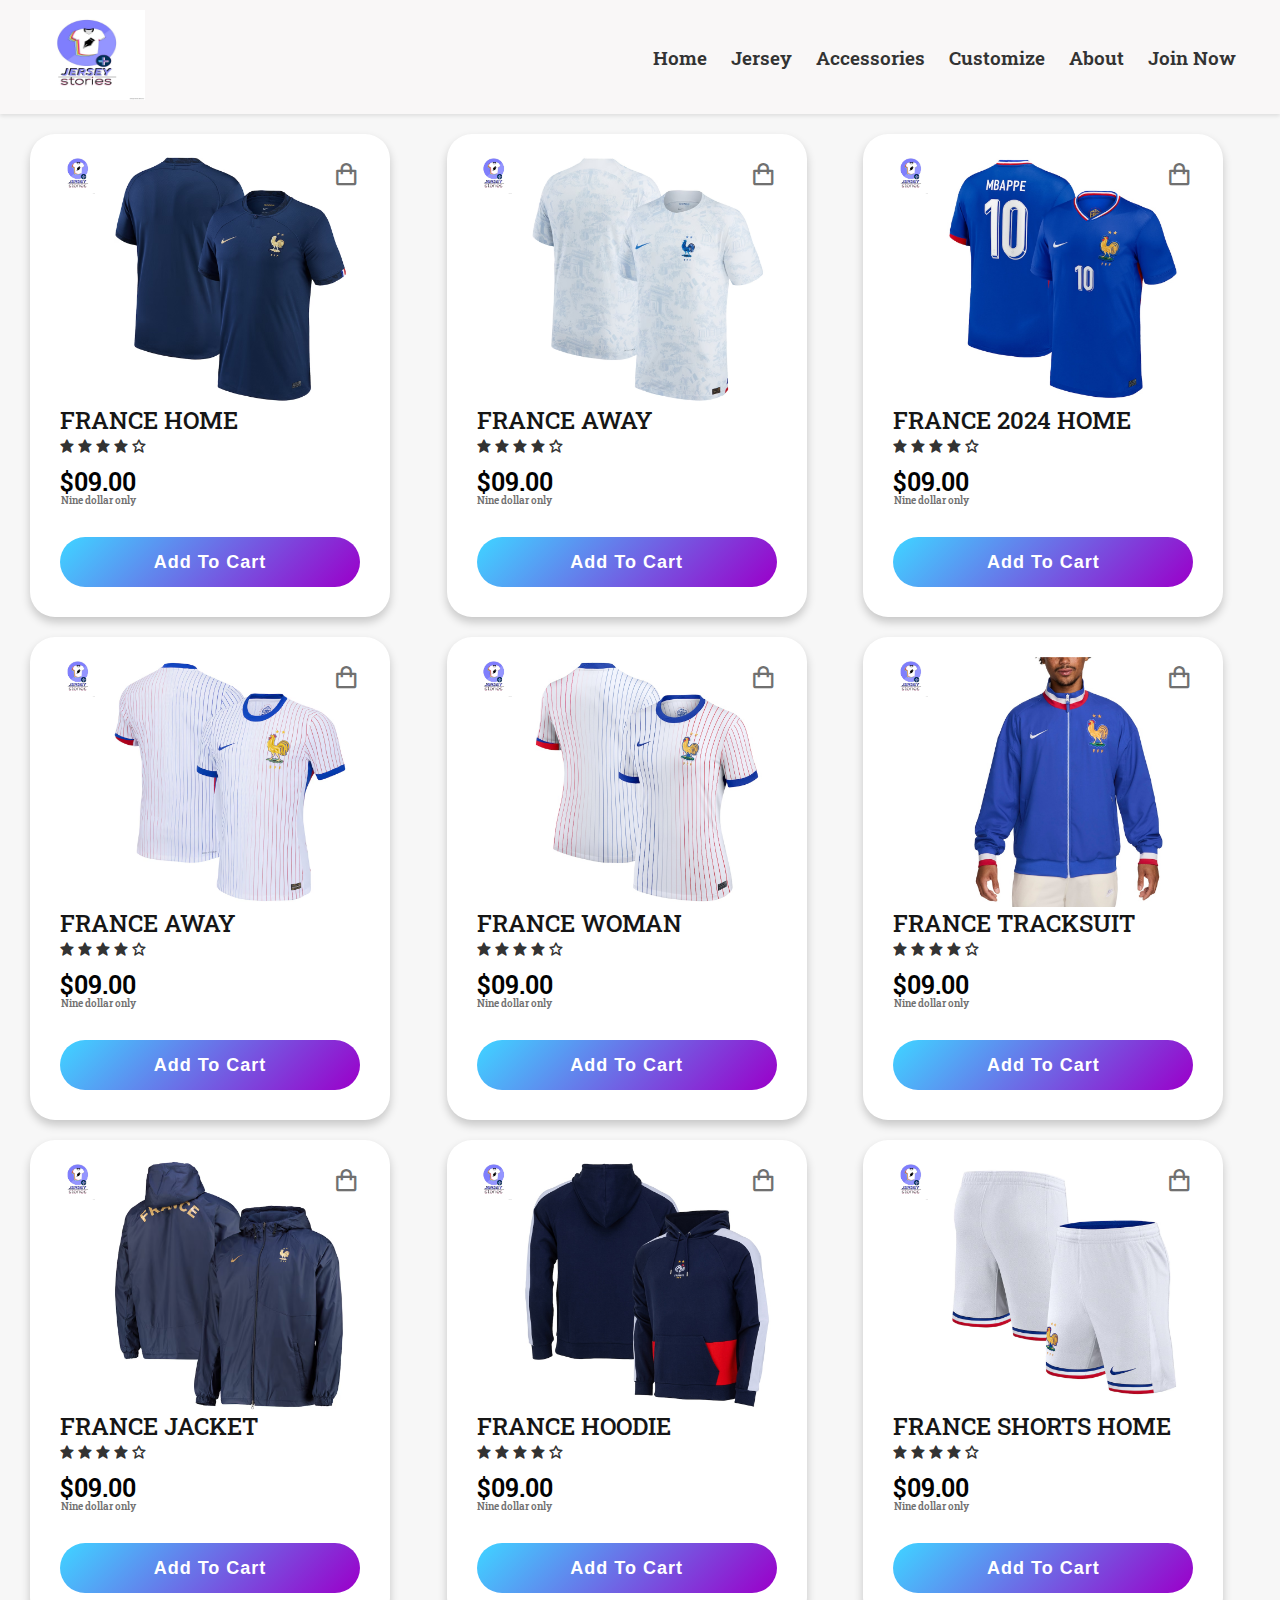
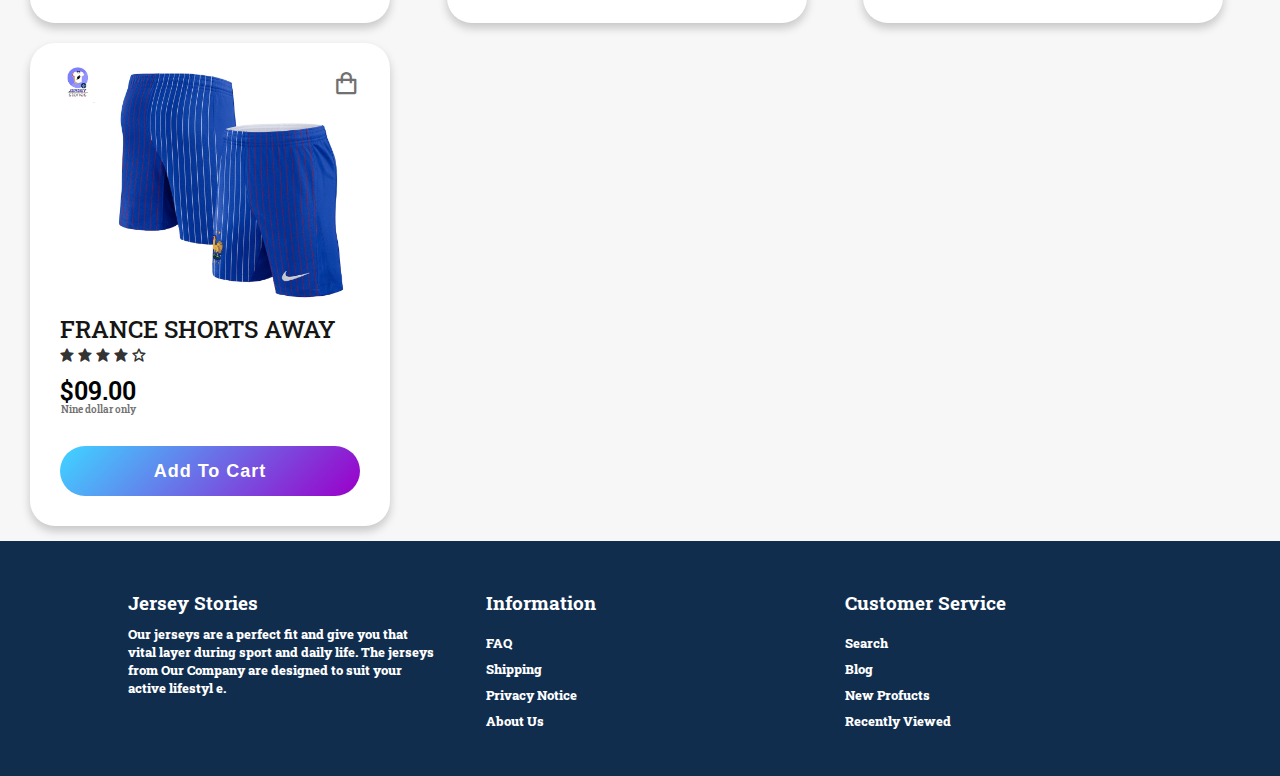
<file: pages/france.html>
<!DOCTYPE html>
<html lang="en">

<head>
  <title>Home</title>
  <link rel="stylesheet" href="https://cdnjs.cloudflare.com/ajax/libs/font-awesome/6.1.1/css/all.min.css"
    integrity="sha512-KfkfwYDsLkIlwQp6LFnl8zNdLGxu9YAA1QvwINks4PhcElQSvqcyVLLD9aMhXd13uQjoXtEKNosOWaZqXgel0g=="
    crossorigin="anonymous" referrerpolicy="no-referrer" />
  <script src="https://cdnjs.cloudflare.com/ajax/libs/jquery/3.6.0/jquery.min.js"
    integrity="sha512-894YE6QWD5I59HgZOGReFYm4dnWc1Qt5NtvYSaNcOP+u1T9qYdvdihz0PPSiiqn/+/3e7Jo4EaG7TubfWGUrMQ=="
    crossorigin="anonymous" referrerpolicy="no-referrer"></script>
  <link rel="preconnect" href="https://fonts.googleapis.com" />
  <link rel="preconnect" href="https://fonts.gstatic.com" crossorigin />
  <link href="https://fonts.googleapis.com/css2?family=Roboto+Slab:wght@100..900&display=swap" rel="stylesheet" />
  <link rel="stylesheet" href="pages.css" />
  <link href='https://unpkg.com/boxicons@2.0.7/css/boxicons.min.css' rel='stylesheet'>
</head>

<body>
  <nav class="navbar">
    <div class="JS-logo">
      <img src="img/logo.jpg" />
    </div>

    <ul class="menu">
      <a href=""></a>
      <li><a href="../index.html">Home</a></li>
      <li><a href="../Jersey Collection.html">Jersey</a></li>
      <li><a href="../Accessries.html">Accessories</a></li>
      <li><a href="../custom.html">Customize</a></li>
      <li><a href="../about us.html">About</a></li>
      <li><a href="../login.html"><span class="btn">Join Now</span></a></li>
      <li>
        <a href=""><i class="fa-solid fa-bag-shopping"></i></a>
      </li>
    </ul>
  </nav>





  <!-- carddddddddddddddddd -->
  <div style="margin-left: 30px; margin-bottom: 15px;" class="card-section">
    <div class="product-card">
      <div class="logo-cart">
        <img src="img/logo.jpg" alt="logo">
        <i class='bx bx-shopping-bag'></i>
      </div>
      <div class="main-images">
        <img id="blue" class="blue active"
          src="int-img/france/home.avif"
          alt="blue">

      </div>
      <div class="shoe-details">
        <span class="shoe_name">FRANCE HOME</span>

        <div class="stars">
          <i class='bx bxs-star'></i>
          <i class='bx bxs-star'></i>
          <i class='bx bxs-star'></i>
          <i class='bx bxs-star'></i>
          <i class='bx bx-star'></i>
        </div>
      </div>
      <div class="color-price">
        <div class="price">
          <span class="price_num">$09.00</span>
          <span class="price_letter">Nine dollar only</span>
        </div>
      </div>
      <div class="button">
        <div class="button-layer"></div>
        <button>Add To Cart</button>
      </div>
    </div>

    <div class="product-card">
      <div class="logo-cart">
        <img src="img/logo.jpg" alt="logo">
        <i class='bx bx-shopping-bag'></i>
      </div>
      <div class="main-images">
        <img id="blue" class="blue active"
          src="int-img/france/away.avif"
          alt="blue">

      </div>
      <div class="shoe-details">
        <span class="shoe_name">FRANCE AWAY</span>

        <div class="stars">
          <i class='bx bxs-star'></i>
          <i class='bx bxs-star'></i>
          <i class='bx bxs-star'></i>
          <i class='bx bxs-star'></i>
          <i class='bx bx-star'></i>
        </div>
      </div>
      <div class="color-price">
        <div class="price">
          <span class="price_num">$09.00</span>
          <span class="price_letter">Nine dollar only</span>
        </div>
      </div>
      <div class="button">
        <div class="button-layer"></div>
        <button>Add To Cart</button>
      </div>
    </div>

    

    <div class="product-card">
      <div class="logo-cart">
        <img src="img/logo.jpg" alt="logo">
        <i class='bx bx-shopping-bag'></i>
      </div>
      <div class="main-images">
        <img id="blue" class="blue active"
          src="int-img/france/home-24.jpg"
          alt="blue">

      </div>
      <div class="shoe-details">
        <span class="shoe_name">FRANCE 2024 HOME</span>

        <div class="stars">
          <i class='bx bxs-star'></i>
          <i class='bx bxs-star'></i>
          <i class='bx bxs-star'></i>
          <i class='bx bxs-star'></i>
          <i class='bx bx-star'></i>
        </div>
      </div>
      <div class="color-price">
        <div class="price">
          <span class="price_num">$09.00</span>
          <span class="price_letter">Nine dollar only</span>
        </div>
      </div>
      <div class="button">
        <div class="button-layer"></div>
        <button>Add To Cart</button>
      </div>
    </div>

    <div class="product-card">
      <div class="logo-cart">
        <img src="img/logo.jpg" alt="logo">
        <i class='bx bx-shopping-bag'></i>
      </div>
      <div class="main-images">
        <img id="blue" class="blue active"
        src="int-img/france/away-24.avif"
        alt="blue">

      </div>
      <div class="shoe-details">
        <span class="shoe_name">FRANCE AWAY </span>

        <div class="stars">
          <i class='bx bxs-star'></i>
          <i class='bx bxs-star'></i>
          <i class='bx bxs-star'></i>
          <i class='bx bxs-star'></i>
          <i class='bx bx-star'></i>
        </div>
      </div>
      <div class="color-price">
        <div class="price">
          <span class="price_num">$09.00</span>
          <span class="price_letter">Nine dollar only</span>
        </div>
      </div>
      <div class="button">
        <div class="button-layer"></div>
        <button>Add To Cart</button>
      </div>
    </div>

    

    <div class="product-card">
      <div class="logo-cart">
        <img src="img/logo.jpg" alt="logo">
        <i class='bx bx-shopping-bag'></i>
      </div>
      <div class="main-images">
        <img id="blue" class="blue active"
          src="int-img/france/woman.jpg"
          alt="blue">

      </div>
      <div class="shoe-details">
        <span class="shoe_name"> FRANCE WOMAN</span>

        <div class="stars">
          <i class='bx bxs-star'></i>
          <i class='bx bxs-star'></i>
          <i class='bx bxs-star'></i>
          <i class='bx bxs-star'></i>
          <i class='bx bx-star'></i>
        </div>
      </div>
      <div class="color-price">
        <div class="price">
          <span class="price_num">$09.00</span>
          <span class="price_letter">Nine dollar only</span>
        </div>
      </div>
      <div class="button">
        <div class="button-layer"></div>
        <button>Add To Cart</button>
      </div>
    </div>

    <div class="product-card">
      <div class="logo-cart">
        <img src="img/logo.jpg" alt="logo">
        <i class='bx bx-shopping-bag'></i>
      </div>
      <div class="main-images">
        <img id="blue" class="blue active"
          src="int-img/france/track.jpg"
          alt="blue">

      </div>
      <div class="shoe-details">
        <span class="shoe_name">FRANCE TRACKSUIT</span>

        <div class="stars">
          <i class='bx bxs-star'></i>
          <i class='bx bxs-star'></i>
          <i class='bx bxs-star'></i>
          <i class='bx bxs-star'></i>
          <i class='bx bx-star'></i>
        </div>
      </div>
      <div class="color-price">
        <div class="price">
          <span class="price_num">$09.00</span>
          <span class="price_letter">Nine dollar only</span>
        </div>
      </div>
      <div class="button">
        <div class="button-layer"></div>
        <button>Add To Cart</button>
      </div>
    </div>


    <div class="product-card">
      <div class="logo-cart">
        <img src="img/logo.jpg" alt="logo">
        <i class='bx bx-shopping-bag'></i>
      </div>
      <div class="main-images">
        <img id="blue" class="blue active"
          src="int-img/france/jacket.avif"
          alt="blue">

      </div>
      <div class="shoe-details">
        <span class="shoe_name">FRANCE JACKET </span>

        <div class="stars">
          <i class='bx bxs-star'></i>
          <i class='bx bxs-star'></i>
          <i class='bx bxs-star'></i>
          <i class='bx bxs-star'></i>
          <i class='bx bx-star'></i>
        </div>
      </div>
      <div class="color-price">
        <div class="price">
          <span class="price_num">$09.00</span>
          <span class="price_letter">Nine dollar only</span>
        </div>
      </div>
      <div class="button">
        <div class="button-layer"></div>
        <button>Add To Cart</button>
      </div>
    </div>

    <div class="product-card">
      <div class="logo-cart">
        <img src="img/logo.jpg" alt="logo">
        <i class='bx bx-shopping-bag'></i>
      </div>
      <div class="main-images">
        <img id="blue" class="blue active"
          src="int-img/france/hoodie.jpg"
          alt="blue">

      </div>
      <div class="shoe-details">
        <span class="shoe_name">FRANCE HOODIE</span>

        <div class="stars">
          <i class='bx bxs-star'></i>
          <i class='bx bxs-star'></i>
          <i class='bx bxs-star'></i>
          <i class='bx bxs-star'></i>
          <i class='bx bx-star'></i>
        </div>
      </div>
      <div class="color-price">
        <div class="price">
          <span class="price_num">$09.00</span>
          <span class="price_letter">Nine dollar only</span>
        </div>
      </div>
      <div class="button">
        <div class="button-layer"></div>
        <button>Add To Cart</button>
      </div>
    </div>

    <div class="product-card">
      <div class="logo-cart">
        <img src="img/logo.jpg" alt="logo">
        <i class='bx bx-shopping-bag'></i>
      </div>
      <div class="main-images">
        <img id="blue" class="blue active"
          src="int-img/france/shorts-home.avif"
          alt="blue">

      </div>
      <div class="shoe-details">
        <span class="shoe_name">FRANCE SHORTS HOME</span>

        <div class="stars">
          <i class='bx bxs-star'></i>
          <i class='bx bxs-star'></i>
          <i class='bx bxs-star'></i>
          <i class='bx bxs-star'></i>
          <i class='bx bx-star'></i>
        </div>
      </div>
      <div class="color-price">
        <div class="price">
          <span class="price_num">$09.00</span>
          <span class="price_letter">Nine dollar only</span>
        </div>
      </div>
      <div class="button">
        <div class="button-layer"></div>
        <button>Add To Cart</button>
      </div>
    </div>

    <div class="product-card">
      <div class="logo-cart">
        <img src="img/logo.jpg" alt="logo">
        <i class='bx bx-shopping-bag'></i>
      </div>
      <div class="main-images">
        <img id="blue" class="blue active"
          src="int-img/france/shorts-away.jpg"
          alt="blue">

      </div>
      <div class="shoe-details">
        <span class="shoe_name">FRANCE SHORTS AWAY</span>

        <div class="stars">
          <i class='bx bxs-star'></i>
          <i class='bx bxs-star'></i>
          <i class='bx bxs-star'></i>
          <i class='bx bxs-star'></i>
          <i class='bx bx-star'></i>
        </div>
      </div>
      <div class="color-price">
        <div class="price">
          <span class="price_num">$09.00</span>
          <span class="price_letter">Nine dollar only</span>
        </div>
      </div>
      <div class="button">
        <div class="button-layer"></div>
        <button>Add To Cart</button>
      </div>
    </div>

    


  </div>

  <!-- carddddddddddddddddd -->

  <!-- FOOTER SECTION -->
  <footer>
    <div class="container">
      <div class="column">
        <h3>Jersey Stories</h3>
        <p>
          Our jerseys are a perfect fit and give you that vital layer during
          sport and daily life. The jerseys from Our Company are designed to
          suit your active lifestyl e.
        </p>
      </div>
      <div class="column">
        <h3>Information</h3>
        <ul>
          <li><a href="#">FAQ</a></li>
          <li><a href="#">Shipping </a></li>
          <li><a href="#">Privacy Notice</a></li>
          <li><a href="#">About Us</a></li>
        </ul>
      </div>
      <div class="column">
        <h3>Customer Service</h3>
        <ul>
          <li><a href="#">Search</a></li>
          <li><a href="#">Blog</a></li>
          <li><a href="#new-arrival">New Profucts</a></li>
          <li><a href="#">Recently Viewed</a></li>
        </ul>
      </div>
    </div>
  </footer>
</body>

</html>
</file>
<file: style.css>
:root {
  --primary: #dbe2ef;
  --secondary: #3f72af;
  --white: #f9f7f7;
  --blue: #112d4e;
  --gradient-color: linear-gradient(
    90deg,
    hsla(186, 33%, 94%, 1) 0%,
    hsla(216, 41%, 79%, 1) 100%
  );
  --btn-gradient: linear-gradient(to right, #3384e1, #7752d9);
  --btn-gradient-hover: linear-gradient(to right, #5e95e4, #8b70dd);
  --h1-primary: "Playfair Display", serif;
  --h1-secondary:"Montserrat", sans-serif;
  --text-font:"Roboto", sans-serif;
  --h1-size:16px;


}


.my-button {
  background: linear-gradient(to right, #3384e1, #7752d9);
  background-color: #3384e1;
  color: #fff;

  font-size: 17px;
  font-weight: 400;

  text-decoration: none;
  padding: 14px 15px;
  border: 0px solid #000;
  border-radius: 10px;
  display: inline-block;
}
.my-button:hover {
  background: linear-gradient(to right, #5e95e4, #8b70dd);
  background-color: #5e95e4;
}
/* .my-button:active{
  transform: scale(0.95);
 } */
body,
h1
 {
  margin: 0;
  padding: 0;
  font-family: var(--h1-secondary);
  font-weight: 800;
}
p,h2{
  margin: 0;
  padding: 0;

}

body {
  font-family: "Roboto Slab", serif;
  background-color: #f7f7f7;
}

/* ReUseable  Components*/
.flexRow {
  display: flex;
  flex-direction: row;
  align-items: center;
  justify-content: center;
}
.flexCol {
  display: flex;
  flex-direction: column;
  align-items: center;
  justify-content: center;
}
/* ......................... */
/* Logo */
.JS-logo img {
  height: 90px;
  width: 115px;
  margin-left: 10px;
}

/* Navbar Styles */
.navbar {
  display: flex;
  justify-content: space-between;
  align-items: center;
  padding: 10px 20px;
  background-color: #f9f7f7;
  box-shadow: 0 2px 4px rgba(0, 0, 0, 0.1);
  font-family: "Roboto Slab", serif;
}

.menu {
  list-style-type: none;
}

.menu li {
  display: inline-block;
  margin-left: 20px;
}

.menu li a {
  text-decoration: none;
  color: #333333;
  transition: color 0.3s ease;
  /* font-family: var(--h1-primary); */
  font-family: var(--h1-secondary);
  font-size: var(--h1-size); 
  font-weight: 600;
  


}

.menu li a:hover {
  color: #7f7efd;
}

/* Score Section Styles */
.score-big {
  font-weight: 700;
  
}
.scorebig {
  /* background-color: #F9F7F7; */
}
.score {
  width: 100%;
  height: 500px;
  display: flex;
  justify-content: center;
  align-items: center;
  /* background-color: #DBE2EF; */

  background: linear-gradient(
    90deg,
    hsla(186, 33%, 94%, 1) 0%,
    hsla(216, 41%, 79%, 1) 100%
  );
}

.text {
  width: 70%;
  padding: 30px;
  text-align: left;
}
.btn {
  font-family: var(--text-font);
  background-color: #3f72af;
  color: #fff;
  padding: 10px 20px;
  border: none;
  border-radius: 5px;
  margin-right: 10px;
  margin-top: 19px;
  cursor: pointer;
}

.btn:hover {
  background-color: #2e5a8b;
}

.score-big {
  font-size: 36px;
  margin-bottom: 20px;
}

.hero-image {
  max-width: 30%;
  height: auto;
}

.Authentic-Retro {
  margin-top: 3rem;
  height: auto;
}
.Authentic-Retro:hover {
}
.Authentic-Retro .hleft {
  transition: 1s ease;
}
.Authentic-Retro .hleft:hover {
  transform: scale(1.05);
}
.Authentic-Retro .hright {
  transition: 1s ease;
}
.Authentic-Retro .hright:hover {
  transform: scale(1.05);
}

/* New Arrival Section Styles */
.new-arrival {
  text-align: center;
  padding: 50px 0;
}

.new-arrival h1 {
  font-family: var(--h1-primary);
  font-size: 38px;
  margin-bottom: 30px;
}

.cards-container {
  display: flex;
  justify-content: center;
  align-items: center;
  display: flex;
  flex-wrap: wrap;
  row-gap: 2rem;
}

.card {
  background-color: #dbe2ef;

  border-radius: 10px;
  box-shadow: 0 4px 8px rgba(0, 0, 0, 0.1);
  overflow: hidden;
  margin: 0 10px;
}

.card img {
  max-width: 100%;
  height: 400px;
}

.card-details {
  padding: 10px;
}

/* .product */

.pr-collection {
  margin-top: 20px; /* Adjust margin as needed */
  background-color: #f9f7f7;
}
.pr-collection h1 {
  font-family: var(--h1-primary);
  font-size: 38px;
  text-align: center;
  margin-top: 20px;
  margin-bottom: 20px;
  padding-bottom: 20px;
}
.product-cards {
  width: 80%;
  margin: 0 auto;
  display: flex;

  justify-content: space-between;
}

.product-card {
 
  width: calc(25% - 10px); /* Adjust width and margin as needed */
  margin-bottom: 20px;
  box-shadow: 0 4px 8px rgba(0, 0, 0, 0.1);
}
.pr-collection .info {
  text-align: center;
  padding-bottom: 25px;
}

.product-card img {
  width: 100%;
  border-radius: 5px; /* Add border-radius for rounded corners */
  transition: transform 0.5s ease;
}
.product-card img:hover {
  transform: scale(1.1);
}
.pr-collection .btn {
  width: 80%;
  margin-left: 10%;
  margin-bottom: 50px;
}
/* footwear */
.footwear h1 {
  font-family: var(--h1-primary);
  font-size: 38px;
  text-align: center;
  margin-top: 20px;
  margin-bottom: 20px;
  padding-bottom: 20px;
}
.footwear {
  margin-top: 20px; /* Adjust margin as needed */
  background-color: #f9f7f7;
}

.footwear .product-card img {
  height: 300px;
  width: 100%;
  border-radius: 5px; /* Add border-radius for rounded corners */
  object-fit: contain;
  transition: transform 0.5s ease;
}
.footwear .product-card img:hover {
  transform: scale(1.1);
}
.footwear .info {
  padding-left: 5px;
  padding-bottom: 10px;
}
.footwear p {
  color: #3f72af;
}

/* newsletter */

.newsletter {
  background-color: #dbe2ef;
  width: 100%;
  height: 300px;
  display: flex;
  justify-content: center;
  flex-direction: column;
  align-self: center;
  text-align: center;
  line-height: 2.5rem;
}
.newsletter input {
  border: 1px solid;
  width: 30%; /* Adjust the width as needed */
  font-size: 18px;
  background-color: #dbe2ef;
}
.newsletter i {
  margin-left: -25px;
}

/* ...............................customized  jersey page....................................*/
.topper{
  padding-top: 1rem;
  margin-top: 1rem;
  font-family: var(--h1-primary);
  font-size: 38px;
}
.Custom-Jerseys .product-cards {
  margin-top: 3rem;
  margin-bottom: 1rem;
  display: flex;
  flex-wrap: wrap;
  row-gap: 1.5rem;
}
.Custom-Jerseys .product-card {
  box-shadow: 0 4px 8px rgba(0, 0, 0, 0.3);
}
.Custom-Jerseys h1{
 
}
.custom-main h4{
  font-family: var(--h1-primary);
  font-size: 38px;
}
 .threeD {
  display: flex;
  justify-content: center;
  background-color: var(--white);
}

.td-main {
  width: 70%;
  height: 800px;

  display: flex;
  justify-content: center;

  align-items: center;
  column-gap: 5.5rem;
  
}
.td-left {
  width: 50%;
  height: auto;
}

.threeD h1 {
  font-family: var(--h1-primary);
  /* font-size: 38px; */
  font-size: 3.5rem;
  margin-bottom: 20px;
}
.threeD p {
  margin-bottom: 20px;
  font-family: var(--text-font);
}

.td-main img {
  height: 700px;
  border-radius: 10px;
} */

.fabrics-main {
  /* background-color: #F6F1F1; */
  height: 600px;
  width: auto;
  display: flex;
}
/* 
.fabrics-main img {
  height: 200px;
  width: 200px;
}
.fab-left {
  background-color: var(--white);
  width: 60%;
  display: flex;
  justify-content: space-around;
  align-items: center;
}
.fab-left p {
  margin-top: 10px;
  font-family: "Kanit", sans-serif;
  font-size: 13px;
}
.fab-left h5 {
  margin-top: 13px;
  font-family: "Roboto Slab", serif;
}

.fab-right {
  background-color: var(--white);
  box-shadow: -0.5px 0 0 0 rgb(103, 100, 100);

  width: 40%;
  display: flex;
  flex-direction: column;
  justify-content: center;
  align-items: center;

  row-gap: 15px;
}

.fab-right h1 {
  color: red;
  font-size: 30px;
  font-family: "Playpen Sans", cursive;
}

.fab-right button {
  font-family: "Noto Sans Kawi", sans-serif;

  display: inline-block;
  margin-top: 20px;
  padding: 8px 20px;
  background-color: #3498db;
  color: #fff;
  border: none;
  border-radius: 5px;
  cursor: pointer;
  transition: background-color 0.3s, color 0.9s ease-in;
}
.fab-right button:hover {
  background-color: var(--orange-soda);
} */

/* Customize jersey Page */
.custom {
  display: flex;
  justify-content: center;
}

.custom-main {
  width: 80%;
  height: 500px;
  margin-bottom: 30px;
  margin-top: 30px;

  background: var(--gradient-color);
  display: grid;
  grid-template-columns: 1.5fr 1fr;
  border-radius: 40px;
}

.custom-main:hover {
  opacity: 0.9;
}

.custom .txt {
  padding: 40px;
}
/* 
Why Us to Make Custom Jersey? */
#customize-container {
  text-align: center;
  padding: 20px;
}

.cch1 {
  margin-left: 20px;
  text-align: center;
  margin-bottom: 2rem;
}

.card-container {
  display: flex;
  align-items: center;
  justify-content: center;

  margin-left: auto;
  margin-right: auto;
}

.card-container .card {
  background-color: var(--white);

  width: 300px;
  height: 300px;
  margin: 10px;
  padding: 20px;
  border: 1px solid #ddd;
  border-radius: 5px;
  box-shadow: 0 0 5px rgba(0, 0, 0, 0.1);
  display: flex;
  flex-direction: column;
  justify-content: center;
  align-items: center;
}
.card:hover {
  background-color: var(--primary);
}
.cicon {
  font-size: 3rem;
  color: rgb(168, 23, 23);
}
.card:hover .cicon {
  transform: scale(1.1);
  transition: transform 0.2s ease-in-out;
}

h3 {
  margin-bottom: 10px;
  color: var(--secondary);
}

.picture img {
  border-radius: 0.1%;
  /* display: block; */
  margin: 100px 40px 30px 50px;

  height: 300px;
  width: 450px;
}

.txt h4 {
  color: red;
  margin-bottom: 40px;
  font-family: "Poppins", sans-serif;
  font-size: 30px;
}

.txt button {
  display: inline-block;
  margin-top: 20px;
  padding: 10px 20px;
  background-color: #3498db;
  color: #fff;
  border: none;
  border-radius: 5px;
  cursor: pointer;
  transition: background-color 0.3s, color 0.9s ease-in;
}

.txt button:hover {
  background-color: var(--orange-soda);
}

/* footer */

footer {
  background-color: #112d4e;
  width: 100%;
  color: #fff;
  padding: 30px 0;
}

footer .container {
  width: 80%;
  margin: 0 auto;
  display: flex;
  justify-content: space-between;
}

footer .column {
  width: 30%;
}
footer .container p {
  font-size: small;
}

footer .column h3 {
  margin-bottom: 10px;
}

footer .column ul {
  list-style-type: none;
  padding: 0;
}

footer .column ul li {
  margin-bottom: 5px;
}

footer .column ul li a {
  text-decoration: none;
  color: #fff;
}
a {
  font-size: small;
}

footer .column ul li a:hover {
  text-decoration: underline;
}

/* Jersey Collections */
/* .................. */

.trendingP-main{
  margin-top: 10px;
  margin-bottom: 25px;

}
.trendingP-main .right:hover {
  transform: scale(1.1);
}

.trendingP-main .left:hover {
  transform: scale(1.1);
}

.teamlogo {
  margin-top: 20px;
  margin-bottom: 1rem;
}
.teamlogoh1 h1 {
  font-family: var(--h1-primary);
  font-size: 38px;
  font-weight: 900;
  margin-top: 1rem;
 
}
.teamlgo-main{
  padding-top: 20px;
  padding-bottom: 15px;
}
.teamlogo img {
  height: 100px;
  width: 100px;
}

.justddropped {
  width: 100%;
}


/* card */
.heading h1{
  padding-top: 10px;
  font-family: var(--h1-primary);
  font-size: 38px;
 font-weight: 900;
}
.jc-national {
  margin-top: 30px;
}

.jc-national .cards-container {
  font-family: var(--text-font);
  font-weight: 600;

}
.cardtxt {
  display: flex;
  flex-direction: row;
  align-items: center;
}
.jc-national .cards-container .card {
  background-color: var(--white);
}
.jc-national .cards-container .card img {
}
span {
  color: red;
}
.card-button {
  text-align: center;
  text-transform: uppercase;
  font-size: 15px;
  padding: 9px;
}
.card-button a {
  text-decoration: none;
}

.card-button-inner {
  padding: 10px;
  border-radius: 3px;
}

.card-btn .addToCart {
  background: var(--btn-gradient);
  font-size: 15px;
  padding: 9px;
  border: 2px solid var(--secondary);
  color: var(--white);
  border-radius: 3px;
}

.card-btn .addToCart:hover {
  background: var(--btn-gradient-hover);
}

.wish-btn {
  border: 2px solid var(--secondary);
  color: var(--blue);
  font-size: 15px;
  padding: 9px;
  border-radius: 3px;
}
.wish-btn:hover {
  background: var(--btn-gradient);
  color: var(--white);
}

.card-btn {
  margin: 0px 0px 11px 6px;
}
.viewAll-btn {
  border: none;
  font-size: large;
  margin-top: 20px;
  margin-bottom: 20px;
}

/* .........................Accessories Page..................... */
/* shoe catagory */
.catainfo{
  text-align: center;
  padding: 20px 0px;
  


}
.catainfo h1{
  font-family: var(--h1-primary);
  font-size: 38px;
 font-weight: 900;

}
.catainfo p{
  margin-top: 10px;
  font-family: var(--h1-secondary);
}
.shoe-cat {
  display: grid;
  grid-template-columns: repeat(3, 1fr);
  gap: 20px;
  padding: 20px;
  max-width: 1200px;
  margin: 0 auto;
}

.shoe-cat .card {
  background-color: #f9f9f9;
  border: 1px solid #ddd;
  border-radius: 10px;
  box-shadow: 0 4px 8px rgba(0, 0, 0, 0.1);
  overflow: hidden;
  text-align: center;
  padding: 20px;
  transition: transform 0.3s;
}

.shoe-cat .card img {
  width: 100%;
  height: auto;
  border-bottom: 1px solid #ddd;
  margin-bottom: 15px;
}

.shoe-cat .card h3 {
  margin: 15px 0;
  font-size: 1.5rem;
  color: #333;
}

.shoe-cat .card p {
  font-size: 1rem;
  color: #777;
  margin-bottom: 20px;
}

.shoe-cat .card .shop-now {
  /* display: inline-block;
  padding: 10px 20px;
  background-color: #007bff;
  color: #fff;
  text-decoration: none;
  border-radius: 5px;
  transition: background-color 0.3s; */

    display: inline-block;
    padding: 10px 20px;
    color: #fff;
    background-color: #2196F3;
    border-radius: 5px;
    text-decoration: none;
    transition: background-color 0.3s ease;
  
}

.shoe-cat .card .shop-now:hover {
  /* background-color: #0056b3; */
  background-color: #1e7ac7;
}

.shoe-cat .card:hover {
  transform: translateY(-10px);
}












/* .... */
.acc-main h1{
  font-family: var(--h1-primary);
  font-size: 38px;
 font-weight: 900;
 
}
.acc-main{
  padding-bottom: 40px;
}
.acc-h1{
  font-family: var(--h1-primary);
  font-size: 38px;
  text-align: center;
  padding: 30px 0px;
}
.acc-main{
 
  width: 90%;
  height: auto;

  margin-left: auto;
  margin-right: auto;
}
.acc-boots .card img{

    max-width: 100%; /* Set maximum width to 100% of parent container */
    height: 350px; /* Maintain aspect ratio */
  
  
  

}

.button-container{
  display: flex;
  flex-direction: column;


}
.button-container .btnjs{
 
  /* font-size: 1px; */

  border: none;

 

  
}
.button-container .btnjs a{

 


font-size: 18px;

 

  
}


/* 3D Custoomizer Editing Panel */


.editing-panel {
  font-family: Arial, sans-serif;
  margin: 0;
  padding: 0;
  display: flex;
  flex-direction: column;
  align-items: center;
}

.container {
  /* display: flex;
  flex-direction: column; */
  display: grid;
  grid-template-columns: .5fr 2fr 2fr; /* Creates 3 equal columns */
  gap: 10px; /* Optional: Adds space between columns */
  align-items: center;
  width: 100%;
  max-width: 1200px;
  padding: 20px;
}

.toolbar {
 
  display: flex;
  flex-direction: row;
  justify-content: space-between;
  width: 100%;
  max-width: 800px;
  margin-bottom: 20px;
}

.tool {
  padding: 10px;
  background-color: #ddd;
  border: 1px solid #ccc;
  cursor: pointer;
  user-select: none;
}

.editor {
  display: flex;
  flex-direction: column;
  align-items: center;
  width: 100%;
  max-width: 800px;
}

.jersey-preview {
  background-color: #ccc;
  position: relative;
  width: 100%;
  max-width: 500px;
  height: 500px;
  margin-bottom: 20px;
display: flex;
flex-direction: column;
justify-content: center;
align-items: center;


}

.jersey-preview img {
  width: 600px;
  height: auto;

}

.jersey-preview .box {
  width: 300px;
  height: 300px;
  background-color: #28a745;
  background-image: url(image/3D.webp);
  background-position: center;
  background-size: cover;

}

.text-preview {
  position: absolute;
  top: 50px;
  left: 50%;
  transform: translateX(-50%);
  font-size: 40px;
  color: #000;
}

.controls {
  width: 100%;
width: auto;
  background-color: var(--primary);
  padding: 30PX 50PX;
}

.text-controls label {
  display: block;
  margin: 10px 0 5px;
}

.text-controls input,
.text-controls select {
  width: 100%;
  padding: 5px;
  margin-bottom: 10px;
}

.add-to-cart {
  padding: 10px 20px;
  font-size: 18px;
  background-color: #28a745;
  color: #fff;
  border: none;
  cursor: pointer;
}

.btnshare{
  display: flex;
  flex-direction: row;
  justify-content: space-around;
}
.btnshare button{
  padding: 20px 20px;
  background-color:var(--white);
  font-weight: 700;
 
}
.btnshare button:hover{
  padding: 20px 20px;
 
  opacity: .8;
  color: white;
  background-color: #000;
 
}
.btnshare button i{
  padding-right: 10px;
  font-size: 20px;
  
}
.btnshare button i:hover{
  color: white;
}

/* AboutUS Page */
.about-main{
  text-align: center;
  height: auto;
  width: 80%;
  margin-left: auto;
  margin-right: auto;
  padding: 50px 80px;
  font-family: var(--h1-secondary);
}
.abbtn{
  background-color: var(--blue);
  color: white;
  padding: 10px 16px;
  border-radius: 10px;
  
}
.abbtn:hover{
  opacity: 0.7;
}

.faq-main{
  background-color: var(--secondary);
  color:white;
  display: flex;
  flex-direction: row;
  padding: 20px 40px;
  justify-content: space-between;
  padding-bottom: 50px;
}
.faq-main h1,h4,h2{
  font-family: var(--h1-primary);
}
.faq-main p{
  font-family: var(--h1-secondary);
}
.faq-left{
  display: flex;
  flex-direction: column;
  gap: 30px;
  justify-content: center;

}
.security{
  display: grid;
  grid-template-columns: 1fr 1fr 1fr;

  justify-content: center;
  align-items: center;
  padding: 40px 60px;

}
.security .div1,.div2,.div3{
  display: flex;
  flex-direction: column;
  justify-content: center;
  align-items: center;
  gap: 08px;
}
.security img{
  width: 360px;
  height: auto;
}
.security i{
  font-size: 20px;
}
/* ............................................. */

/* detailsssssssssssssss */
details{
  text-align: center;
  margin-bottom: 20px;
  margin-left: 500px;
  margin-right: 500px;

}
details>p{
  border: 3px solid black;
  padding: 5px;
  border-radius: 4px;
  font-size: 15px;
  font-family: roboto;
}
details > summary{
 
  font-size: 20px;
  font-family: roboto;
  

}
details >summary:hover{
  cursor: pointer;
  
  
}



/* login
 /* */ 




 /* login end */











 /* login */
 
 /* review */

 .review {
   
   
  padding-top: 20px;
     
  justify-content: space-between;
  display: grid;
  
  grid-template-columns: repeat(auto-fit, minmax(400px,1fr));
 align-items: center;
 margin: auto;
 

}
.review-card{

  width: 380px;
  background-color: #e3e3e7;
 border: 2px solid black;
 border-radius: 5px;
 display: flex;
 flex-direction: column;
 align-items: center;
 padding: 40px 15px 40px 15px;
  text-align: center;
  margin: 40px 15px 20px 15px;
  


}
.reviewer {
  display: flex;
  align-items: center;
  margin: auto;
}

.reviewer img {
  width: 50px;
  height: 50px;
  border-radius: 50%;
  margin-right: 10px;
}

.rating {
  font-size: 24px;
  color: #FFD700; 
}

.review-text {
  font-size: 16px;
  margin-top: 10px;
  font-family: sans-serif;
}

.reviewer > h3{

  font-family: 'Fjalla One', sans-serif;

}
</file>
<file: login.css>
@import url('https://fonts.googleapis.com/css2?family=Poppins:wght@200;300;400;500;600;700&display=swap');
*{
  margin: 0;
  padding: 0;
  box-sizing: border-box;
  font-family: 'Poppins', sans-serif;
}
body{
  min-height: 100vh;
  width: 100%;
  background: #7752d9;
}
.container{
  margin-top: 80px;
  margin-bottom: 100px;
  position: absolute;
  top: 50%;
  left: 50%;
  transform: translate(-50%,-50%);
  max-width: 430px;
  width: 100%;
  background: #fff;
  border-radius: 7px;
  box-shadow: 0 5px 10px rgba(0,0,0,0.3);
}
.container .registration{
  display: none;
}
#check:checked ~ .registration{
  display: block;
}
#check:checked ~ .login{
  display: none;
}
#check{
  display: none;
}
.container .form{
  padding: 2rem;
}
.form header{
  font-size: 2rem;
  font-weight: 500;
  text-align: center;
  margin-bottom: 1.5rem;
}
 .form input{
   height: 60px;
   width: 100%;
   padding: 0 15px;
   font-size: 17px;
   margin-bottom: 1.3rem;
   border: 1px solid #ddd;
   border-radius: 6px;
   outline: none;
 }
 .form input:focus{
   box-shadow: 0 1px 0 rgba(0,0,0,0.2);
 }
.form a{
  font-size: 16px;
  color: #7752d9;
  text-decoration: none;
}
.form a:hover{
  text-decoration: underline;
}
.form input.button{
  color: #fff;
  background: #7752d9;
  font-size: 1.2rem;
  font-weight: 500;
  letter-spacing: 1px;
  margin-top: 1.7rem;
  cursor: pointer;
  transition: 0.4s;
}
.form input.button:hover{
  background: #7752d9;
}
.signup{
  font-size: 17px;
  text-align: center;
}
.signup label{
  color: #7752d9;
  cursor: pointer;
}
.signup label:hover{
  text-decoration: underline;
}


.JS-logo img {
  height: 90px;
  width: 115px;
  margin-left: 10px;
}

/* Navbar Styles */
.navbar {
  display: flex;
  justify-content: space-between;
  align-items: center;
  padding: 10px 20px;
  background-color: #f9f7f7;
  box-shadow: 0 2px 4px rgba(0, 0, 0, 0.1);
  font-family: "Roboto Slab", serif;
}

.menu {
  list-style-type: none;
}

.menu li {
  display: inline-block;
  margin-left: 20px;
}

.menu li a {
  text-decoration: none;
  color: #333333;
  transition: color 0.3s ease;
  /* font-family: var(--h1-primary); */
  font-family: var(--h1-secondary);
  font-size: var(--h1-size); 
  font-weight: 600;
  


}

.menu li a:hover {
  color: #7f7efd;
}
</file>
<file: pages/pages.css>
:root {
    --primary: #dbe2ef;
    --secondary: #3f72af;
    --white: #f9f7f7;
    --blue: #112d4e;
    --gradient-color: linear-gradient(
      90deg,
      hsla(186, 33%, 94%, 1) 0%,
      hsla(216, 41%, 79%, 1) 100%
    );
    --btn-gradient: linear-gradient(to right, #3384e1, #7752d9);
    --btn-gradient-hover: linear-gradient(to right, #5e95e4, #8b70dd);
    --h1-primary: "Playfair Display", serif;
    --h1-secondary:"Montserrat", sans-serif;
    --text-font:"Roboto", sans-serif;
    --h1-size:16px;
  
  
  }
  
  
  .my-button {
    background: linear-gradient(to right, #3384e1, #7752d9);
    background-color: #3384e1;
    color: #fff;
  
    font-size: 17px;
    font-weight: 400;
  
    text-decoration: none;
    padding: 14px 15px;
    border: 0px solid #000;
    border-radius: 10px;
    display: inline-block;
  }
  .my-button:hover {
    background: linear-gradient(to right, #5e95e4, #8b70dd);
    background-color: #5e95e4;
  }
  /* .my-button:active{
    transform: scale(0.95);
   } */
   body,
   h1
    {
     margin: 0;
     padding: 0;
     font-family: var(--h1-secondary);
     font-weight: 800;
   }
   p,h2{
     margin: 0;
     padding: 0;
   
   }
   
   body {
     font-family: "Roboto Slab", serif;
     background-color: #f7f7f7;
   }
   
   /* ReUseable  Components*/
   .flexRow {
     display: flex;
     flex-direction: row;
     align-items: center;
     justify-content: center;
   }
   .flexCol {
     display: flex;
     flex-direction: column;
     align-items: center;
     justify-content: center;
   }
   /* ......................... */
   /* Logo */
   .JS-logo img {
     height: 90px;
     width: 115px;
     margin-left: 10px;
   }
   
   /* Navbar Styles */
   .navbar {
     display: flex;
     justify-content: space-between;
     align-items: center;
     padding: 10px 20px;
     background-color: #f9f7f7;
     box-shadow: 0 2px 4px rgba(0, 0, 0, 0.1);
   }
   
   .menu {
     list-style-type: none;
   }
   
   .menu li {
     display: inline-block;
     margin-left: 20px;
   }
   
   .menu li a {
     text-decoration: none;
     color: #333333;
     transition: color 0.3s ease;
     font-size: 1.2rem;
     font-weight: 600;
   }
   
   .menu li a:hover {
     color: #7f7efd;
   }
  
























/* Inner pages of Jersey Collection page */
/* card-css */

.card-section{
  display: grid;  
  grid-template-columns: repeat(auto-fit, minmax(360px, 1fr));
}


.product-card {
  position: relative;
  max-width: 300px;
  width: 100%;
  border-radius: 25px;
  padding: 20px 30px 30px 30px;
  margin-top: 20px;
  background: #fff;
  box-shadow: 0 5px 10px rgba(0, 0, 0, 0.2);
  z-index: 3;
  overflow: hidden;
}
.product-card .logo-cart{
  display: flex;
  align-items: center;
  justify-content: space-between;
}
.product-card .logo-cart img{
  height: 40px;
  width: 35px;
  object-fit:cover;
}
.product-card .logo-cart i{
  font-size: 27px;
  color: #707070;
  cursor: pointer;
  transition: color 0.3s ease;
}
.product-card .logo-cart i:hover{
  color: #333;
}
.product-card .main-images{
  position: relative;
  height: 210px;
}
.product-card .main-images img{
  
  position: absolute;
  height: 250px;
  width: 250px;
  object-fit: cover;
  
  left: 45px;
  top: -40px;
  z-index: -1;
  opacity: 0;
  transition: opacity 0.5s ease;
}
.product-card .main-images img.active{
  opacity: 1;
}
.product-card .shoe-details .shoe_name{
  font-size: 24px;
  font-weight: 500;
  color: #161616;
}
.product-card .shoe-details p{
  font-size: 12px;
  font-weight: 400;
  color: #333;
  text-align: justify;
}
.product-card .shoe-details .stars i{
  margin: 0 -1px;
  color: #333;
}
.product-card .color-price .color-option{
  display: flex;
  align-items: center;
}
.color-price{
  display: flex;
  justify-content: space-between;
  align-items: center;
  margin-top: 8px;
  margin-bottom: 6px;
}
.color-price .color-option .color{
  font-size: 18px;
  font-weight: 500;
  color: #333;
  margin-right: 8px;
}
.color-option  .circles{
  display: flex;
}
.color-option  .circles .circle{
  height: 18px;
  width: 18px;
  background: #0071C7;
  border-radius: 50%;
  margin: 0 4px;
  cursor: pointer;
  transition: all 0.4s ease;
}

.color-price .price{
  display: flex;
  flex-direction: column;
  justify-content: center;
  align-items: center;
}
.color-price .price .price_num{

  font-size: 25px;
  font-weight: 600;
  color: #020202;
}
.color-price .price .price_letter{
  font-size: 10px;
  font-weight: 600;
  margin-top: -4px;
  color: #707070;
}
.product-card .button{
  position: relative;
  height: 50px;
  width: 100%;
  border-radius: 25px;
  margin-top: 30px;
  overflow: hidden;
}
.product-card .button .button-layer{
  position: absolute;
  height: 100%;
  width: 300%;
  left: -100%;
  background-image: linear-gradient(135deg,#9708CC, #43CBFF,#9708CC, #43CBFF );
  transition: all 0.4s ease;
  border-radius: 25PX;
}
.product-card .button:hover .button-layer{
  left: 0;


}
.product-card .button button{
  position: relative;
  height: 100%;
  width: 100%;
  background: none;
  outline: none;
  border: none;
  font-size: 18px;
  font-weight: 600;
  letter-spacing: 1px;
  color: #fff;
}


/* card-css */

/* profile */
.about-us{
display: grid;
grid-template-columns: repeat(auto-fit, minmax(360px, 1fr));
}
.card {
  box-shadow: 0 4px 8px 0 rgba(0, 0, 0, 0.2);
  max-width: 300px;
  margin: auto;
  text-align: center;
  
  font-family: "Fjalla One", sans-serif;
  font-weight: 400;
  font-style: normal;
  
  
}

.title {
  color: grey;
  font-size: 18px;
}

button {
  border: none;
  outline: 0;
  display: inline-block;
  padding: 8px;
  color: white;
  background-color: #000;
  text-align: center;
  cursor: pointer;
  width: 100%;
  font-size: 18px;
}

a {
  text-decoration: none;
  font-size: 22px;
  color: black;
}

button:hover, a:hover {
  opacity: 0.7;
} 


/* footer */

footer {
    background-color: #112d4e;
    width: 100%;
    color: #fff;
    padding: 30px 0;
  }
  
  footer .container {
    width: 80%;
    margin: 0 auto;
    display: flex;
    justify-content: space-between;
  }
  
  footer .column {
    width: 30%;
  }
  footer .container p {
    font-size: small;
  }
  
  footer .column h3 {
    margin-bottom: 10px;
  }
  
  footer .column ul {
    list-style-type: none;
    padding: 0;
  }
  
  footer .column ul li {
    margin-bottom: 5px;
  }
  
  footer .column ul li a {
    text-decoration: none;
    color: #fff;
  }
  a {
    font-size: small;
  }
  
  footer .column ul li a:hover {
    text-decoration: underline;
  }
</file>
